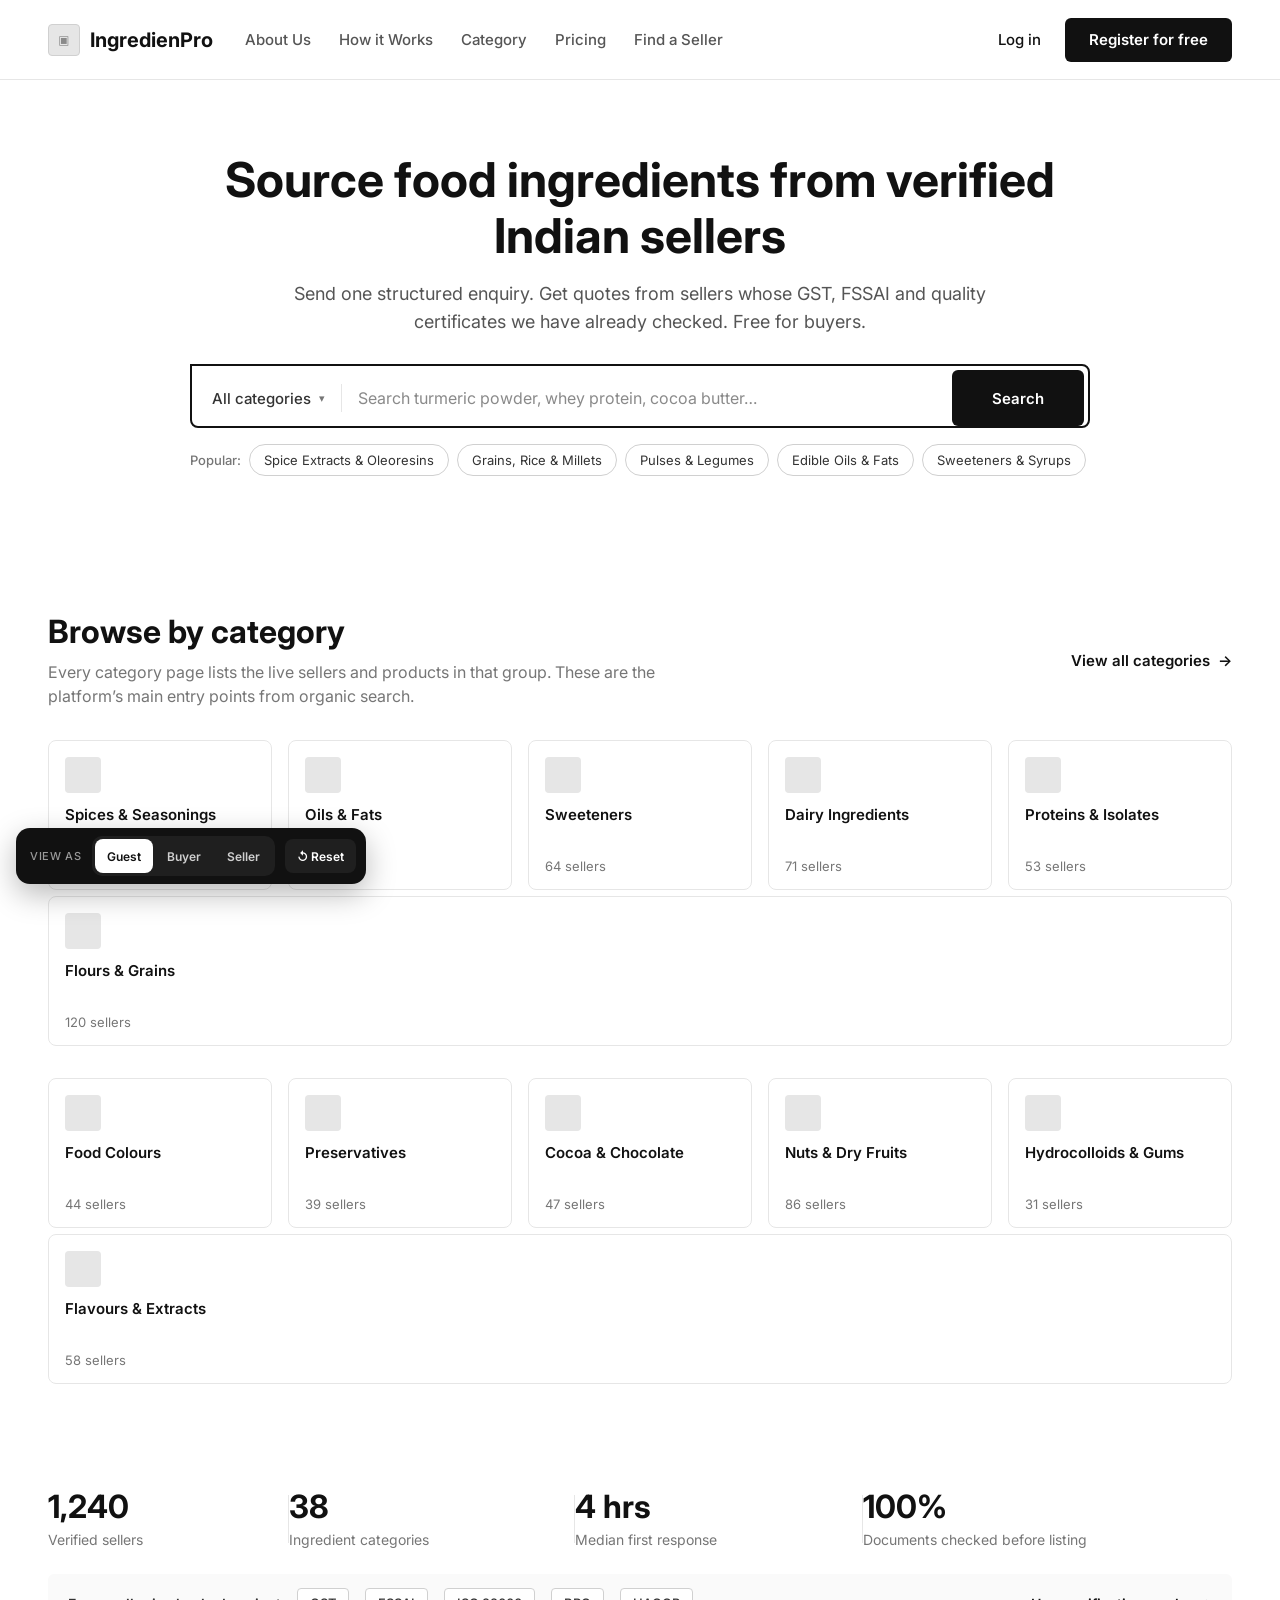
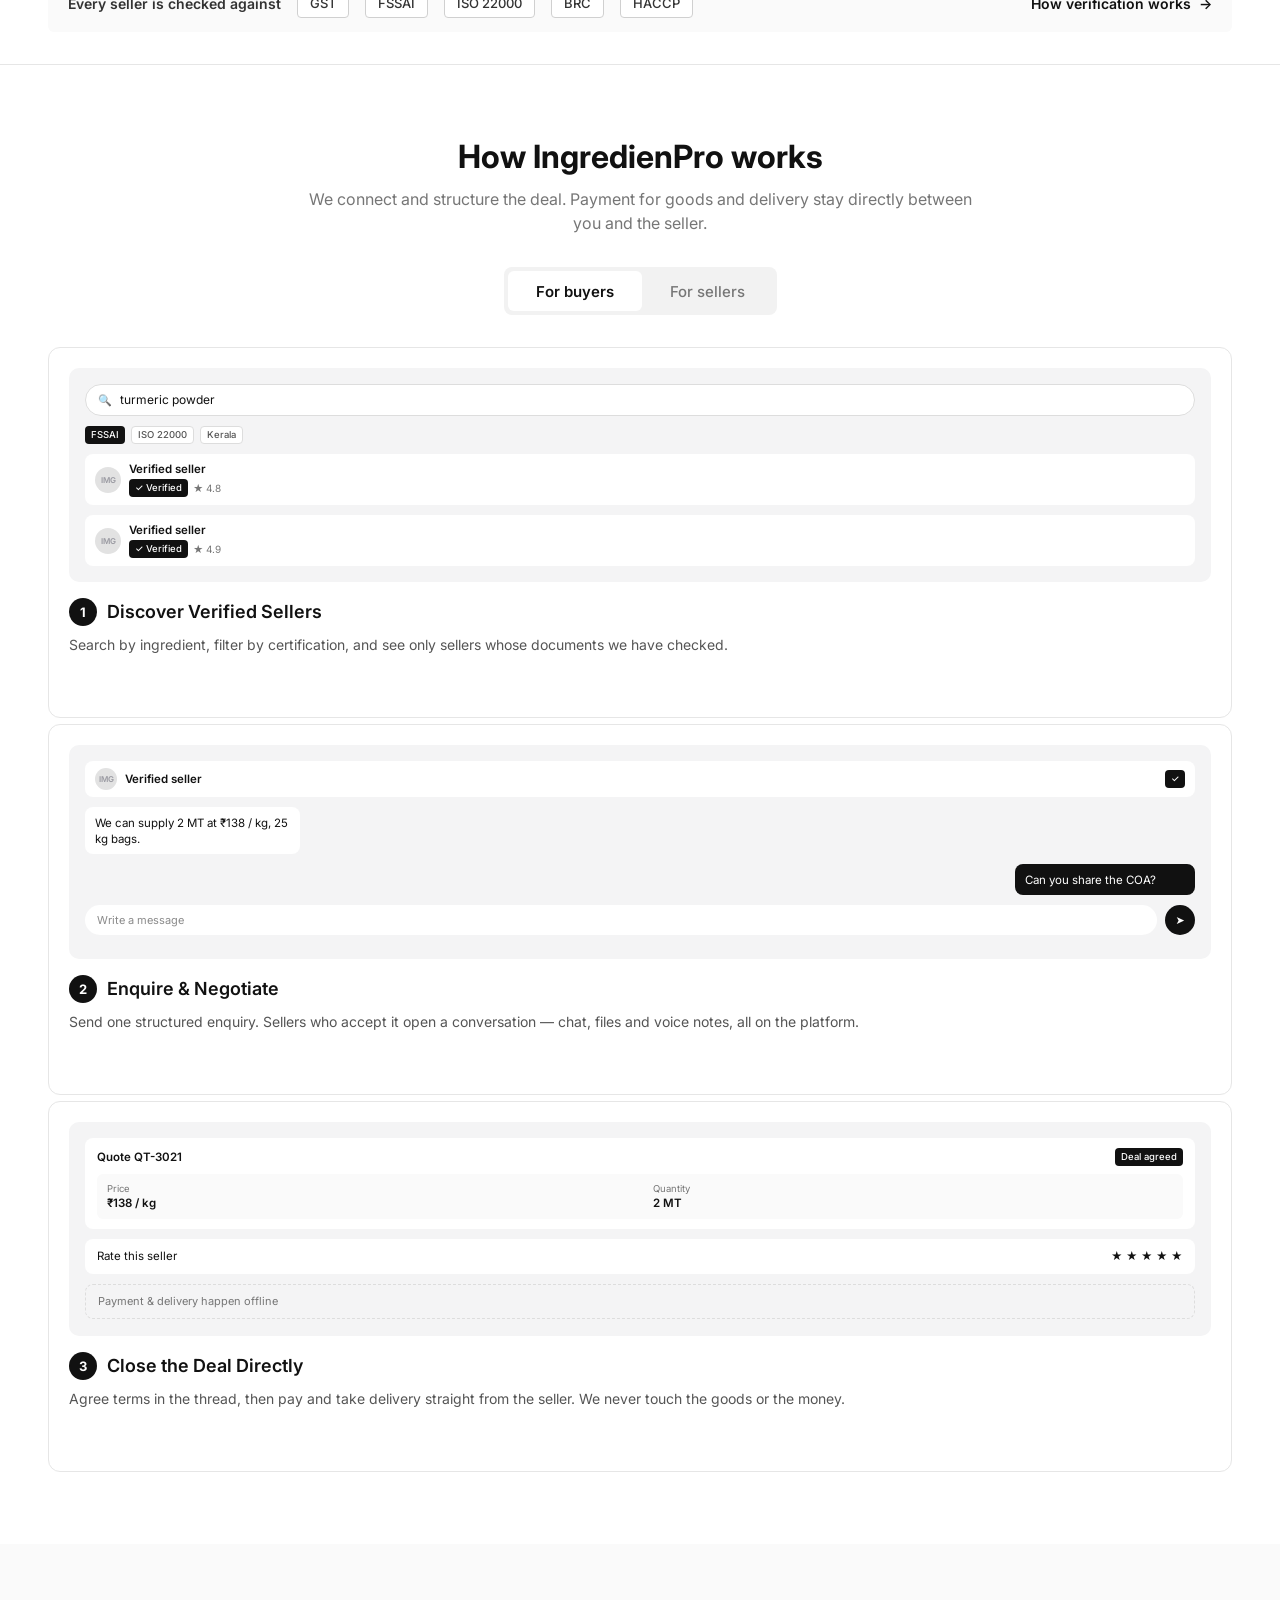
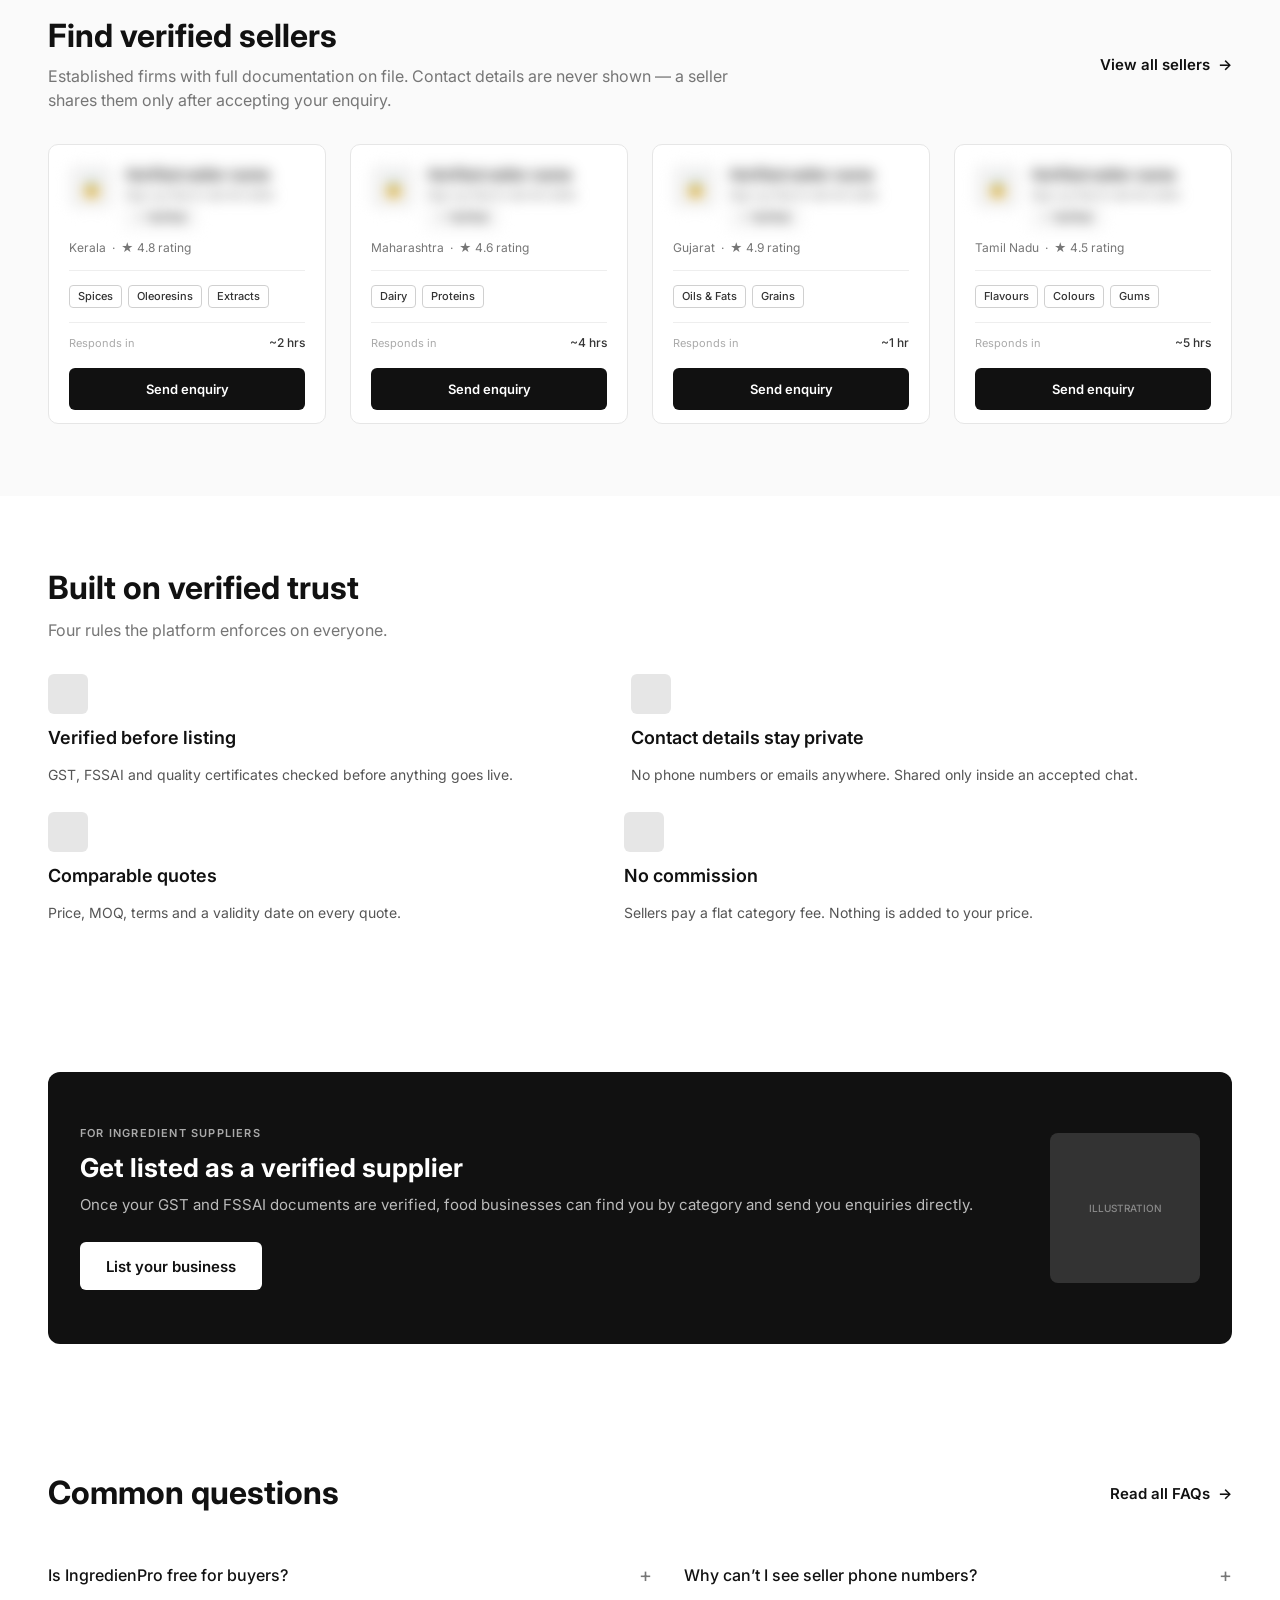
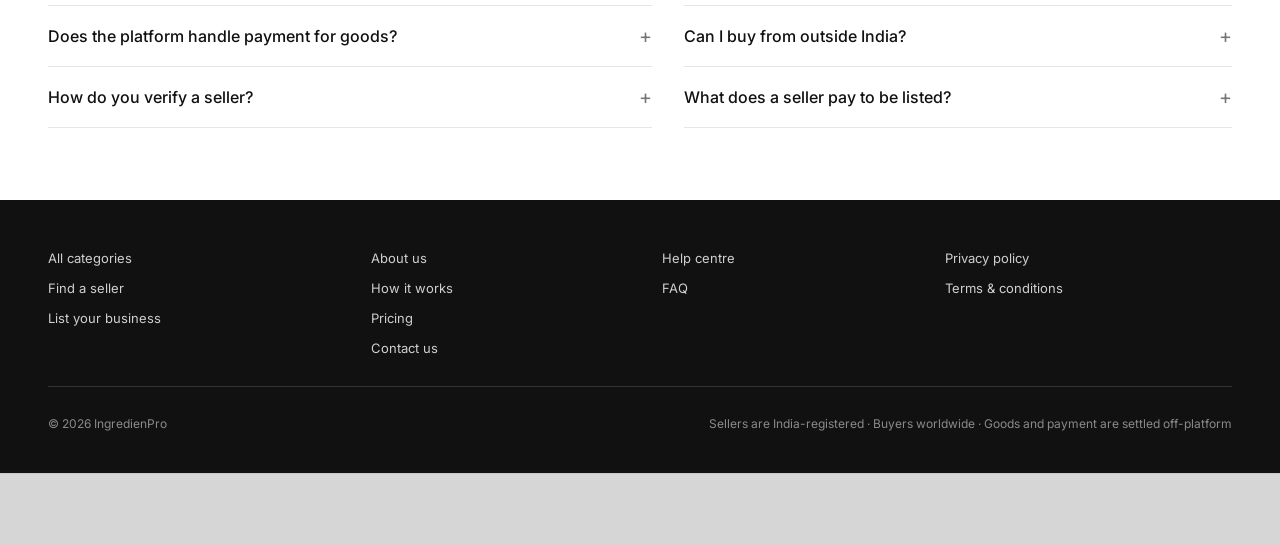
<file: index.html>
<!doctype html>
<html lang="en">
<head>
  <meta charset="utf-8">
  <meta name="viewport" content="width=device-width, initial-scale=1, viewport-fit=cover">
  <meta name="color-scheme" content="light">
  <title>IngredienPro</title>
  <link rel="preconnect" href="https://fonts.googleapis.com">
  <link rel="preconnect" href="https://fonts.gstatic.com" crossorigin>
  <link href="https://fonts.googleapis.com/css2?family=Inter:wght@400;500;600;700&display=swap" rel="stylesheet">
  <link rel="stylesheet" href="css/app.css">
  <link rel="stylesheet" href="css/responsive.css">
  <link rel="stylesheet" href="css/motion.css">
  <link rel="stylesheet" href="css/features.css">
  <link rel="stylesheet" href="css/flownav.css">
</head>
<body>
  <main id="stage" aria-live="polite"></main>
  <script src="js/manifest.js"></script>
  <script src="js/render.js"></script>
  <script src="js/data.js"></script>
  <script src="js/store.js"></script>
  <script src="js/routes.js"></script>
  <script src="js/app.js"></script>
  <script src="js/chrome.js"></script>
  <script src="js/pages.js"></script>
  <script src="js/pages-enq.js"></script>
  <script src="js/pages-account.js"></script>
  <script src="js/sync.js"></script>
  <script src="js/modals.js"></script>
  <script src="js/auth.js"></script>
  <script src="js/behaviour.js"></script>
  <script src="js/responsive.js"></script>
  <script src="js/flownav.js"></script>
</body>
</html>
</file>
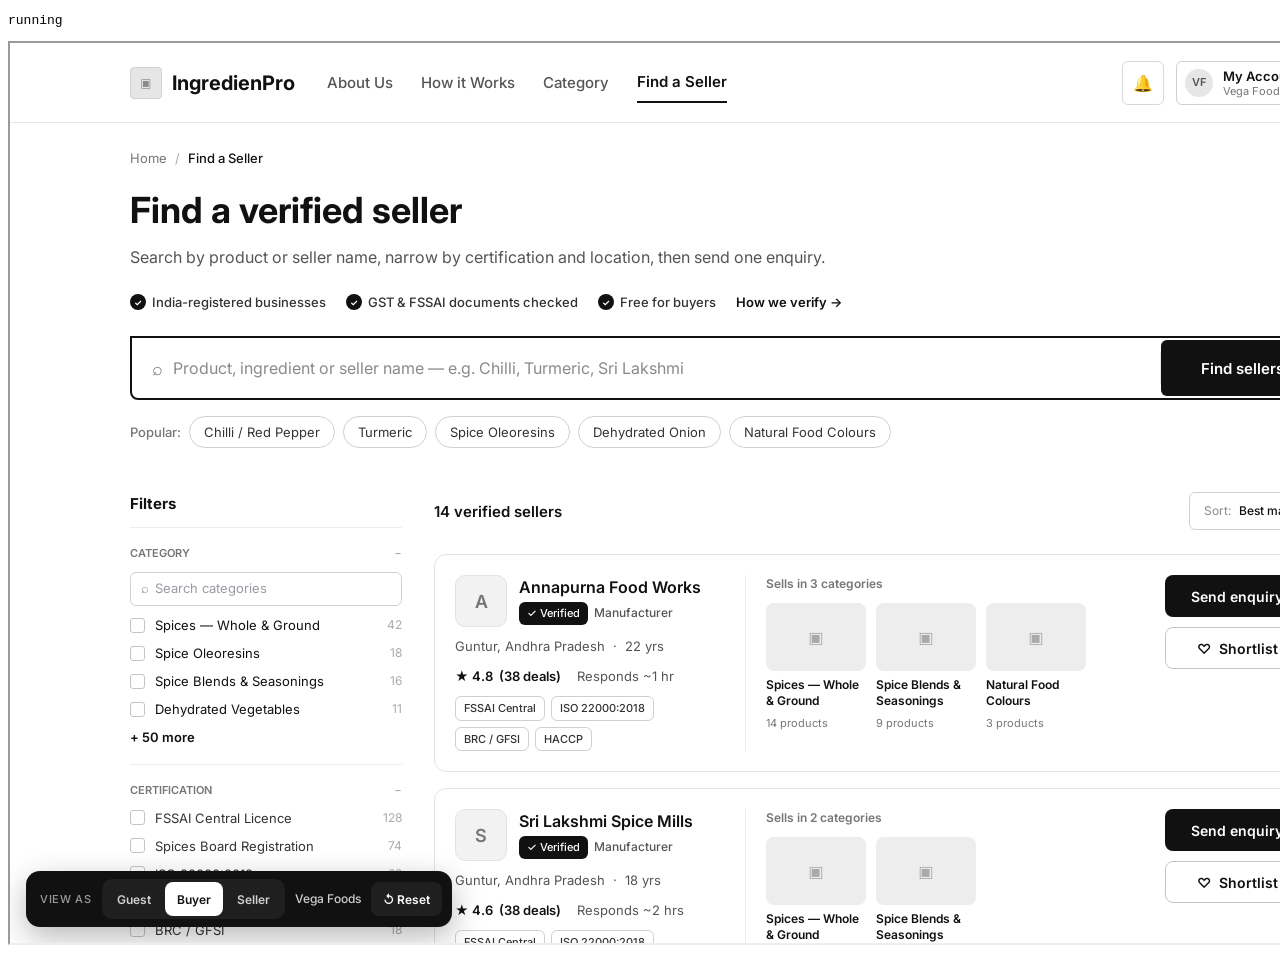
<file: tools/apptest.html>
<!doctype html><meta charset="utf-8"><title>apptest</title><pre id="out">running</pre>
<iframe id="f" style="width:1440px;height:900px"></iframe>
<script>
const sleep=ms=>new Promise(r=>setTimeout(r,ms)); const res={}; const log=[];
const F=document.getElementById('f'); const W=()=>F.contentWindow, D=()=>F.contentDocument;
const q=(sel)=>D().querySelector(sel); const qa=sel=>[...D().querySelectorAll(sel)];
const byName=n=>D().querySelector('[data-name="'+n+'"]');
async function until(fn,t=6000){const s=Date.now();while(Date.now()-s<t){try{const v=fn();if(v)return v;}catch(e){}await sleep(80);}return null;}
function click(el){ el.dispatchEvent(new (W().MouseEvent)('click',{bubbles:true,cancelable:true})); }
function type(el,v){ el.textContent=v; el.dispatchEvent(new (W().Event)('input',{bubbles:true})); }
async function go(h){ W().location.hash=h; await sleep(900); }
(async()=>{
  localStorage.clear(); sessionStorage.clear();
  F.src='../index.html#/'; await until(()=>D() && D().querySelector('.screen'));
  res.guestHome=D().title;
  // switch to buyer
  click(await until(()=>D().querySelector('.rolebar [data-role="buyer"]'))); await sleep(900);
  res.buyerHome=D().title;
  await go('#/find'); await until(()=>qa('[data-seller-id]').length);
  res.findRows=qa('[data-name="Seller list"] > [data-seller-id]').length;
  // search
  const s=q('[data-name="Search bar"] .editable'); type(s,'cardamom'); click(byName('Btn / Search')); await sleep(400);
  res.cardamomRows=qa('[data-name="Seller list"] > [data-seller-id]').map(r=>r.dataset.sellerId);
  type(s,''); click(byName('Btn / Search')); await sleep(400);
  // send enquiry to Annapurna
  const row=qa('[data-name="Seller list"] > [data-seller-id]').find(r=>r.dataset.sellerId==='annapurna');
  click(row.querySelector('[data-name="Btn / Send enquiry"]'));
  const modal=await until(()=>D().querySelector('.overlay [data-name="Modal / Send enquiry"]'));
  res.modal=!!modal;
  const eds=[...modal.querySelectorAll('.editable')];
  type(eds[0],'Turmeric Powder, Curcumin ≥5%'); await sleep(500);
  const sug=D().querySelector('.suggest-pop'); res.suggestions=sug?sug.querySelectorAll('[data-name^="Suggestion /"]').length:0;
  if(sug) click(sug.querySelector('[data-name^="Suggestion /"]'));
  await sleep(700);
  const m2=D().querySelector('.overlay [data-name="Modal / Send enquiry"]'); const e2=[...m2.querySelectorAll('.editable')];
  type(e2[1],'3'); type(e2[2],'Need COA');
  res.similarRows=m2.querySelectorAll('[data-name="Seller rows"] > *').length;
  click(m2.querySelector('[data-name="Button / Send enquiry"]')); await sleep(1300);
  res.afterSend=W().location.hash+' | '+D().title;
  const convId=W().location.hash.split('/').pop();
  res.buyerCard=(q('[data-name="Messages"]')||{}).innerText?.replace(/\s+/g,' ').slice(0,160);
  // switch to seller
  click(q('.rolebar [data-role="seller"]')); await sleep(1100);
  await go('#/myenq'); await sleep(400);
  res.sellerRows=qa('[data-conv]').slice(0,3).map(r=>r.innerText.replace(/\s+/g,' ').slice(0,70));
  // Annapurna isn't the seller demo account (Ashwin) — so send one to Ashwin as buyer next
  click(q('.rolebar [data-role="buyer"]')); await sleep(900);
  await go('#/seller/ashwin'); await sleep(300);
  click(q('[data-name="Profile card"] [data-name="Btn / Send enquiry"]'));
  const m3=await until(()=>D().querySelector('.overlay [data-name="Modal / Send enquiry"]'));
  const e3=[...m3.querySelectorAll('.editable')]; type(e3[0],'Cardamom 8mm — Green, bold'); e3[0].dispatchEvent(new (W().KeyboardEvent)('keydown',{key:'Enter',bubbles:true})); await sleep(700);
  const m4=D().querySelector('.overlay [data-name="Modal / Send enquiry"]'); const e4=[...m4.querySelectorAll('.editable')]; type(e4[1],'200'); 
  click(m4.querySelector('[data-name="Button / Send enquiry"]')); await sleep(1200);
  const cid=W().location.hash.split('/').pop(); res.ashwinConv=cid;
  click(q('.rolebar [data-role="seller"]')); await sleep(900);
  await go('#/myenq/'+cid); await sleep(500);
  res.sellerRequestScreen=D().title+' | bar:'+!!byName('Chat request bar');
  click(byName('Chat request bar').querySelector('[data-name="Button / Accept"]')); await sleep(1300);
  res.afterAccept=!!byName('Composer')+' | meta:'+(q('.enq-meta')||{}).innerText?.replace(/\s+/g,' ').slice(0,90)+' | cols:'+qa('[data-name="Panes"] > *').length;
  const inp=q('[data-name="Composer"] .composer-input'); type(inp,'Yes — 200 kg available, ₹2,900/kg.');
  inp.dispatchEvent(new (W().KeyboardEvent)('keydown',{key:'Enter',bubbles:true})); await sleep(1200);
  res.sellerMsgs=qa('[data-name="Messages"] > *').length;
  click(q('.rolebar [data-role="buyer"]')); await sleep(900);
  await go('#/myenq/'+cid); await sleep(700);
  res.buyerSeesReply=(q('[data-name="Messages"]')||{}).innerText?.includes('200 kg available');
  // close with reason
  click(q('.more-btn')); await sleep(300); click([...qa('.more-menu button')].find(b=>/Close enquiry/.test(b.textContent)));
  const rm=await until(()=>D().querySelector('.overlay [data-name="Modal / Close this enquiry?"]'));
  click(rm.querySelector('[data-name^="Reason / Found another seller"] [data-name="line"]')); await sleep(200);
  click(rm.querySelector('[data-name="Button / Close enquiry"]')); await sleep(1300);
  res.closed=!!byName('Closed bar (read-only)')+' | '+(byName('Closed bar (read-only)')||{}).innerText?.replace(/\s+/g,' ').slice(0,100);
  // post a requirement
  await go('#/find'); click(byName('Button / Post a requirement')); const pm=await until(()=>D().querySelector('.overlay [data-name="Modal / Post a requirement"]'));
  type(pm.querySelector('.editable'),'turmeric'); await sleep(600); const sp=D().querySelector('.suggest-pop'); click(sp.querySelector('[data-name^="Suggestion /"]')); await sleep(800);
  const pm2=D().querySelector('.overlay [data-name="Modal / Post a requirement"]'); type([...pm2.querySelectorAll('.editable')][1],'2');
  click(pm2.querySelector('[data-name="Button / Post requirement"]')); await sleep(900);
  res.posted=(D().querySelector('.overlay [data-name="Modal / Requirement posted"]')||{}).innerText?.replace(/\s+/g,' ').slice(0,120);
  // seller sees requirement
  click(q('.rolebar [data-role="seller"]')); await sleep(900); await go('#/myenq'); await sleep(400);
  res.sellerHasRequirement=qa('[data-conv]').some(r=>/Requirement/.test(r.innerText));
  // login flow
  click(q('.rolebar [data-role="guest"]')); await sleep(800); await go('#/login'); await sleep(300);
  res.loginScreen=D().title;
  document.getElementById('out').textContent='RESULT '+JSON.stringify(res);
})().catch(e=>document.getElementById('out').textContent='ERROR '+e.message+' @ '+(e.stack||'').split('\n')[1]+' PARTIAL '+JSON.stringify(res));
</script>
</file>
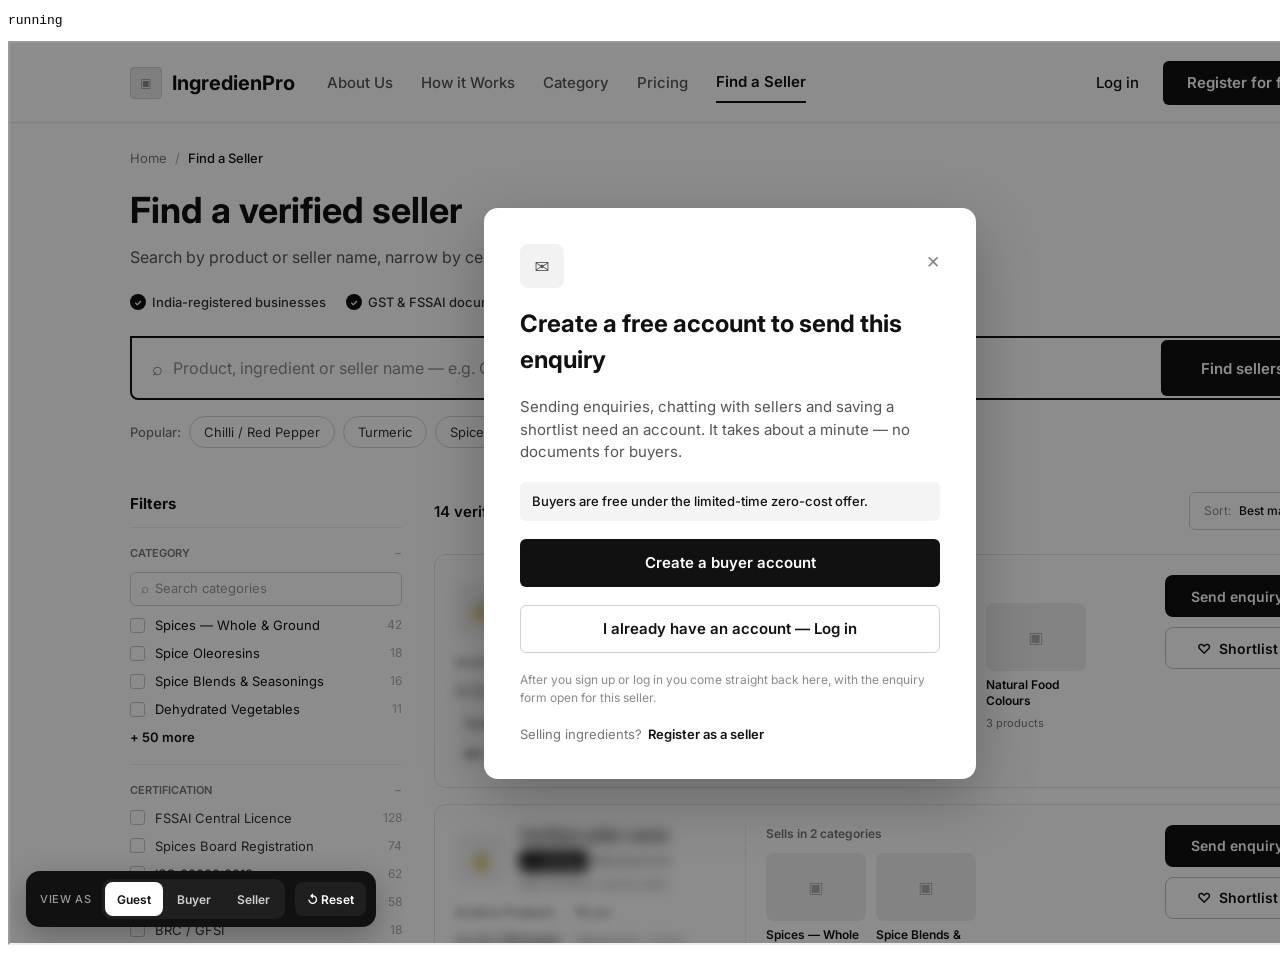
<file: tools/apptest2.html>
<!doctype html><meta charset="utf-8"><title>apptest2</title><pre id="out">running</pre>
<iframe id="f" style="width:1440px;height:900px"></iframe>
<script>
const sleep=ms=>new Promise(r=>setTimeout(r,ms)); const res={}; const errs=[];
const F=document.getElementById('f'); const W=()=>F.contentWindow, D=()=>F.contentDocument;
const q=s=>D().querySelector(s), qa=s=>[...D().querySelectorAll(s)], byName=n=>D().querySelector('[data-name="'+n+'"]');
async function until(fn,t=6000){const s=Date.now();while(Date.now()-s<t){try{const v=fn();if(v)return v;}catch(e){}await sleep(80);}return null;}
function click(el){ if(!el) throw new Error('missing element'); el.dispatchEvent(new (W().MouseEvent)('click',{bubbles:true,cancelable:true})); }
function type(el,v){ el.textContent=v; el.dispatchEvent(new (W().Event)('input',{bubbles:true})); }
async function dismiss(){ const sc=q('.overlay-scrim'); if(sc) click(sc); await sleep(320); }
async function go(h){ W().location.hash=h; await sleep(900); }
async function role(r){ click(q('.rolebar [data-role="'+r+'"]')); await sleep(900); }
function step(name, fn){ return fn().then(v=>{res[name]=v;}).catch(e=>{res[name]='ERR '+e.message;}); }
(async()=>{
  localStorage.clear(); sessionStorage.clear();
  F.src='../index.html#/'; await until(()=>D()&&D().querySelector('.screen'));
  W().addEventListener('error',e=>errs.push(e.message)); W().console.error=(...a)=>errs.push(a.map(String).join(' ').slice(0,160));
  await step('guestGate', async()=>{ await go('#/find'); await until(()=>qa('[data-seller-id]').length); click(q('[data-seller-id] [data-name="Btn / Send enquiry"]')); await sleep(700); return !!q('.overlay [data-name="Gate modal"]'); });
  await step('guestNames', async()=>{ await dismiss(); return q('[data-name="Seller list"] > [data-seller-id]').innerText.slice(0,40).replace(/\s+/g,' '); });
  await step('loginSeller', async()=>{ await go('#/login'); const ed=await until(()=>q('.screen .editable')); type(ed,'98450 11324'); click(q('[data-name^="Btn / Send code"]')); await sleep(900); const inp=await until(()=>q('.otp-input')); inp.value='123456'; inp.dispatchEvent(new (W().Event)('input',{bubbles:true})); click(byName('Btn / Log in')); await sleep(1200); return W().location.hash+' '+D().title; });
  await step('dashboard', async()=>{ const c=byName('Card / Needs attention'); return c.innerText.replace(/\s+/g,' ').slice(0,120); });
  await step('catalogueAdd', async()=>{ await go('#/catalogue'); click(byName('Btn / Add product')); const mi=await until(()=>q('.overlay .mm-input')); type(mi,'paprika'); await sleep(700); click(await until(()=>q('.suggest-pop [data-name^="Suggestion /"]'))); await sleep(1000); return qa('[data-name="Product row"]').length+' rows; first='+qa('[data-name="Product row"]')[0].innerText.split('\n')[0]; });
  await step('sellerNotif', async()=>{ await go('#/notifications'); return qa('[data-name="Notification row"]').length; });
  await step('sellerHelp', async()=>{ await go('#/help/billing'); return D().title+' | '+(q('[data-name="Article"]')||{innerText:''}).innerText.slice(0,40); });
  await step('registerBuyer', async()=>{ await role('guest'); await go('#/register/buyer'); await sleep(300); const eds=qa('.screen .editable'); eds.forEach((e,i)=>type(e,['Asha Rao','Kaveri Foods Pvt Ltd','98470 55555','asha@kaveri.in'][i]||e.textContent)); click(byName('Button / Continue')); await sleep(900); const h1=W().location.hash; click(byName('Button / Continue')); await sleep(900); const h2=W().location.hash; click(byName('Button / Start sourcing')); await sleep(1200); return [h1,h2,W().location.hash, q('.rolebar [data-role="buyer"] small').textContent].join(' → '); });
  await step('buyerMulti', async()=>{ await go('#/seller/annapurna'); click(q('[data-name="Profile card"] [data-name="Btn / Send enquiry"]')); let m=await until(()=>q('.overlay [data-name="Modal / Send enquiry"]')); let e=[...m.querySelectorAll('.editable')]; type(e[0],'Turmeric Powder'); e[0].dispatchEvent(new (W().KeyboardEvent)('keydown',{key:'Enter',bubbles:true})); await sleep(800); m=q('.overlay [data-name="Modal / Send enquiry"]'); e=[...m.querySelectorAll('.editable')]; type(e[1],'2'); click(m.querySelector('[data-name="Button / + Add another product"]')); await sleep(900); m=q('.overlay [data-name="Modal / Send enquiry"]'); const collapsed=!!m.querySelector('[data-name="Product 1 (collapsed)"]'); e=[...m.querySelectorAll('.editable')]; type(e[0],'Cardamom 8mm — Green, bold'); e[0].dispatchEvent(new (W().KeyboardEvent)('keydown',{key:'Enter',bubbles:true})); await sleep(1100); m=q('.overlay [data-name="Modal / Send enquiry"]'); const prompt=!!m.querySelector('[data-name="Prompt / Not sold by this seller"]'); return 'collapsed:'+collapsed+' notSoldPrompt:'+prompt+' footer:'+m.querySelector('[data-name="Footer"]').innerText.split('\n')[0]; });
  await step('splitConfirm', async()=>{ const m=q('.overlay [data-name="Modal / Send enquiry"]'); const e=[...m.querySelectorAll('.editable')]; type(e[1],'100'); click(m.querySelector('[data-name="Button / Start a new enquiry"]')); const d=await until(()=>q('.overlay [data-name="Dialog / Send and start new"]')); click(d.querySelector('[data-name="Button / Send & start new enquiry"]')); await sleep(1300); return W().location.hash+' rows:'+qa('[data-name="Seller list"] > [data-seller-id]').map(r=>r.dataset.sellerId).join(','); });
  await step('buyerMyEnq', async()=>{ await go('#/myenq'); return qa('[data-conv]').length+' chats; first='+qa('[data-conv]')[0].innerText.replace(/\s+/g,' ').slice(0,80); });
  await step('dropdown', async()=>{ click(q('[data-name="Notifications bell"]')); await sleep(900); return qa('.overlay [data-name="Notification item"]').length; });
  await step('shortlists', async()=>{ await dismiss(); await role('buyer'); await go('#/shortlists'); return qa('[data-name^="Shortlisted seller /"], [data-seller-id]').length; });
  await step('registerSeller', async()=>{ await role('guest'); await go('#/register/seller'); click(byName('Button / Continue')); await sleep(900); const bx=qa('.otp-input'); bx.forEach(b=>{b.value='123456'; b.dispatchEvent(new (W().Event)('input',{bubbles:true}));}); click(byName('Button / Verify and continue')); await sleep(900); const a=W().location.hash; click(byName('Button / Continue')); await sleep(900); click(byName('Button / Run verification check')); await sleep(3600); const b=W().location.hash; click(byName('Button / Continue')); await sleep(900); const ed=q('.screen [data-name="Product search"] .editable'); type(ed,'chilli'); await sleep(700); click(await until(()=>q('.suggest-pop [data-name^="Suggestion /"]'))); await sleep(900); click(q('[data-name="Button / Continue to plan"]')); await sleep(900); click(byName('Button / Submit for review')); await sleep(3800); const c=W().location.hash; click(q('[data-name^="Button / Pay"]')); await sleep(900); click(byName('Button / Open Seller Hub')); await sleep(1200); return [a,b,c,W().location.hash, q('.rolebar [data-role="seller"] small').textContent].join(' → '); });
  res.errors=errs.slice(0,8);
  document.getElementById('out').textContent='RESULT '+JSON.stringify(res);
})().catch(e=>document.getElementById('out').textContent='ERROR '+e.message+' PARTIAL '+JSON.stringify(res));
</script>
</file>
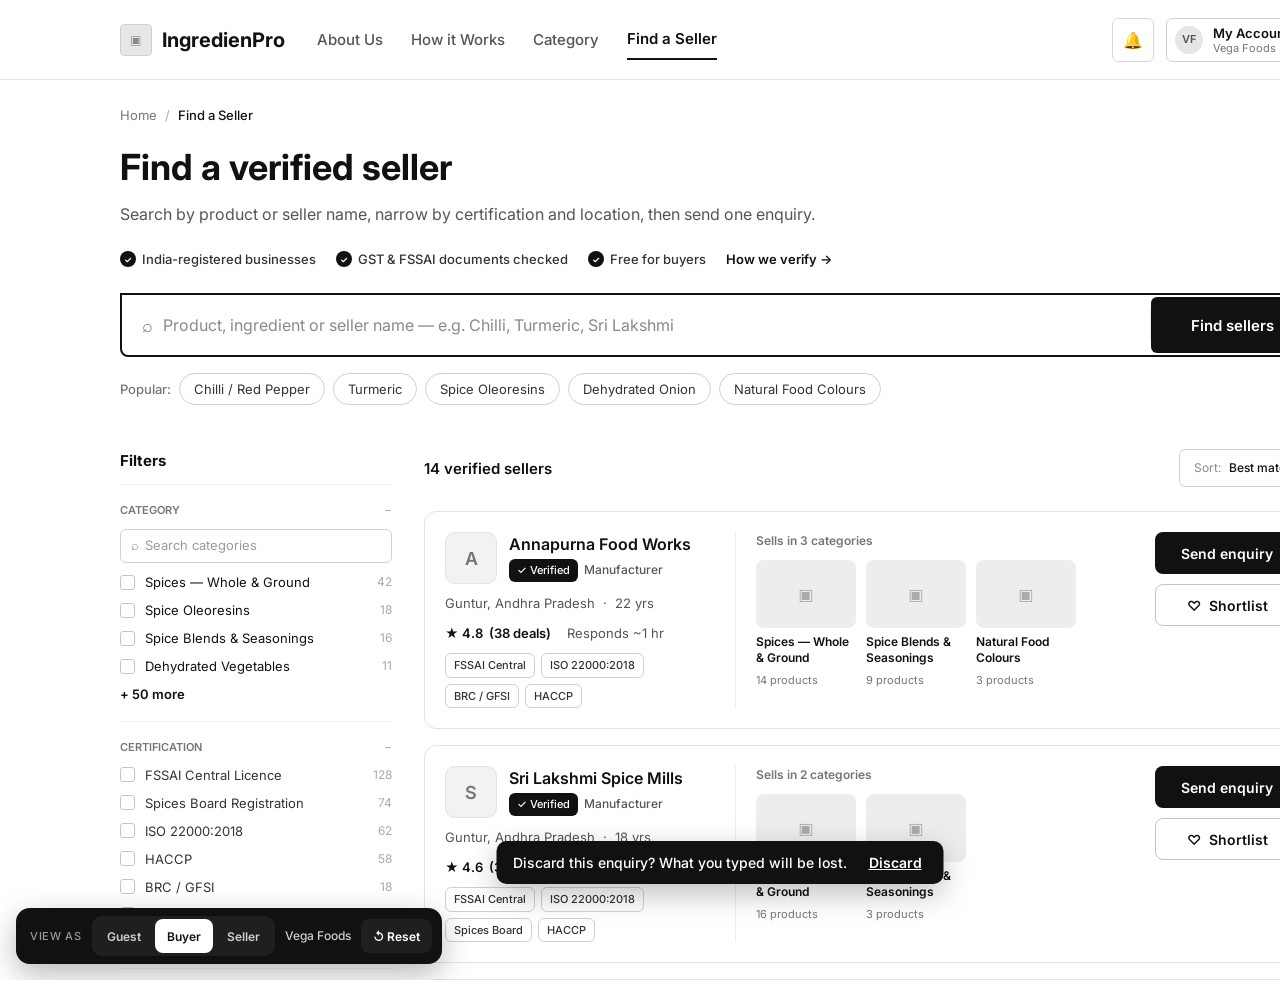
<file: tools/enqflow.html>
<!doctype html><meta charset="utf-8"><title>enqflow</title>
<style>html,body{margin:0;background:#d6d6d6;font:12px/1.5 ui-monospace,monospace}iframe{border:0;display:block}pre{padding:12px;background:#fff;margin:0;white-space:pre-wrap}</style>
<iframe id="f"></iframe><pre id="out"></pre>
<script>
/* Drives the rebuilt Send-enquiry form so each step can be screenshotted and
   asserted. Serve the folder, then:
     tools/enqflow.html?stage=open|unit|notes|two|saved|similar|report
   Stages stop with the modal on screen; `report` prints JSON assertions.      */
const P = new URLSearchParams(location.search);
const STAGE = P.get('stage') || 'report';
const W = +(P.get('w') || 1440), H = +(P.get('h') || 980);
const f = document.getElementById('f'); f.style.width = W + 'px'; f.style.height = H + 'px';
const out = document.getElementById('out');
if (STAGE !== 'report') out.style.display = 'none';
const sleep = ms => new Promise(r => setTimeout(r, ms));
const D = () => f.contentDocument, Wn = () => f.contentWindow;
const q = s => D().querySelector(s), qa = s => [...D().querySelectorAll(s)];
const byName = n => D().querySelector('[data-name="' + n + '"]');
async function until(fn, t = 6000) { const s = Date.now(); while (Date.now() - s < t) { try { const v = fn(); if (v) return v; } catch (e) {} await sleep(70); } return null; }
function click(el) { if (!el) throw new Error('click on nothing'); el.dispatchEvent(new (Wn().MouseEvent)('click', { bubbles: true, cancelable: true })); }
function down(el) { el.dispatchEvent(new (Wn().MouseEvent)('mousedown', { bubbles: true, cancelable: true })); }
function type(el, v) { el.textContent = v; el.dispatchEvent(new (Wn().Event)('input', { bubbles: true })); }
function blur(el) { el.dispatchEvent(new (Wn().FocusEvent)('blur', { bubbles: false })); }
function key(el, k) { el.dispatchEvent(new (Wn().KeyboardEvent)('keydown', { key: k, bubbles: true })); }
const modal = () => q('.overlay [data-name="Modal / Send enquiry"]');
const eds = () => [...modal().querySelectorAll('.editable')];
const W_doc = () => ({ textContent: null });
const vis = el => !!el && !el.classList.contains('is-hidden') && el.getBoundingClientRect().height > 0;
const R = {}; const stop = s => STAGE === s;

(async () => {
  try {
    localStorage.clear(); sessionStorage.clear();
    f.src = '../index.html?as=buyer#/find';
    await until(() => D() && D().querySelector('.screen'));
    await until(() => qa('[data-seller-id]').length);

    /* ---- open the modal from a seller row ---- */
    const row = qa('[data-name="Seller list"] > [data-seller-id]')[0];
    R.seller = row.dataset.sellerId;
    click(row.querySelector('[data-name="Btn / Send enquiry"]'));
    await until(modal);
    await sleep(350);

    const sim = () => byName('Similar sellers');
    const wrap = () => sim().querySelector('.ip-reveal');
    R.similarUnchecked = sim().querySelector('[data-name="Toggle row"]').getAttribute('aria-checked') === 'false';
    R.similarCollapsed = !wrap().classList.contains('open');
    R.notesCollapsed = !!modal().querySelector('.ip-disclose') && !modal().querySelector('.ip-disclose').classList.contains('is-hidden');
    R.unitIsListbox = modal().querySelector('.ip-select').getAttribute('role') === 'combobox';
    { const p1 = eds()[0]; type(p1, 'Turmeric'); await sleep(120);
      D().dispatchEvent(new (Wn().KeyboardEvent)('keydown', { key: 'Escape', bubbles: true })); await sleep(250);
      R.escAsksFirst = !!modal();
      R.escToast = (D().querySelector('.toast') || W_doc()).textContent || null;
      D().dispatchEvent(new (Wn().KeyboardEvent)('keydown', { key: 'Escape', bubbles: true })); await sleep(300);
      R.escClosesSecond = !modal();
      if (!modal()) { click(qa('[data-name="Seller list"] > [data-seller-id]')[0].querySelector('[data-name="Btn / Send enquiry"]')); await until(modal); await sleep(300); } }
    if (stop('open')) return done();

    /* ---- unit dropdown ---- */
    const unit = modal().querySelector('.ip-select');
    click(unit); await sleep(250);
    const pop = q('.ip-select-pop') || document.querySelector('.ip-select-pop') || D().querySelector('.ip-select-pop');
    R.unitPopOpens = !!pop;
    R.unitOptions = pop ? [...pop.children].map(o => o.textContent.replace('✓', '').trim()) : [];
    R.unitExpanded = unit.getAttribute('aria-expanded') === 'true';
    if (stop('unit')) return done();
    down(pop.children[0]); await sleep(200);               // pick kg
    R.unitPicked = unit.textContent.trim().split(/\s+/)[0];

    /* ---- notes disclosure ---- */
    click(modal().querySelector('.ip-disclose')); await sleep(300);
    R.notesOpens = modal().querySelector('.ip-reveal.open') !== null;
    if (stop('notes')) return done();

    /* ---- second product ---- */
    const p1 = eds()[0];
    R.prefilled = p1.textContent.trim().slice(0, 30);
    if (!p1.textContent.trim()) { type(p1, 'Turmeric Powder'); key(p1, 'Enter'); await sleep(500); }
    const qty = () => modal().querySelector('[data-name="Field / Quantity *"] .editable');
    type(qty(), '5'); blur(qty()); await sleep(120);
    click(byName('Button / + Add another product')); await sleep(500);
    R.nowMulti = !!byName('Products');
    R.openCards = modal().querySelectorAll('.is-open-product').length;
    R.saveBtn = !!modal().querySelector('[data-name="Button / Save product"]');
    R.saveLabel = R.saveBtn ? modal().querySelector('[data-name="Button / Save product"]').textContent.trim() : null;
    if (stop('two')) return done();

    /* ---- fill it and save ---- */
    const card = modal().querySelector('.is-open-product');
    const n2 = card.querySelector('[data-name="Field / Product or commodity *"] .editable');
    type(n2, 'Paprika Oleoresin'); key(n2, 'Enter'); await sleep(600);
    const card2 = modal().querySelector('.is-open-product');
    const q2 = card2.querySelector('[data-name="Field / Quantity *"] .editable');
    type(q2, '1,200'); blur(q2); await sleep(150);
    click(modal().querySelector('[data-name="Button / Save product"]')); await sleep(500);
    R.collapsedCards = modal().querySelectorAll('.product-summary').length;
    R.stillOpen = modal().querySelectorAll('.is-open-product').length;
    R.qtyNormalised = [...modal().querySelectorAll('.product-summary')].map(c => c.textContent).join(' | ').includes('1200');
    if (stop('saved')) return done();

    /* ---- similar sellers ---- */
    click(byName('Similar sellers').querySelector('[data-name="Toggle row"]')); await sleep(450);
    R.similarOpens = byName('Similar sellers').querySelector('.ip-reveal').classList.contains('open');
    R.similarChecked = byName('Similar sellers').querySelector('[data-name="Toggle row"]').getAttribute('aria-checked') === 'true';
    const lh = byName('List head');
    R.listHead = lh ? lh.textContent.trim() : null;
    R.searchHiddenWhenFew = !vis(byName('Search wrap'));
    R.footer = byName('Footer').textContent.trim().slice(0, 110);
    if (stop('similar')) return done();

    /* ---- similar sellers on a one-product enquiry (more candidates) ---- */
    click(modal().querySelector('[data-name="Products"] [data-name="Link / Remove"]')); await sleep(600);
    R.backToSingle = !byName('Products');
    click(byName('Similar sellers').querySelector('[data-name="Toggle row"]')); await sleep(450);
    const reveal = () => byName('Similar sellers').querySelector('.ip-reveal');
    R.one_similarOpens = reveal().classList.contains('open');
    R.one_revealHeight = Math.round(reveal().getBoundingClientRect().height);
    R.one_listHead = (byName('List head') || {}).textContent;
    R.one_rows = byName('Seller rows').children.length;
    R.one_footer = byName('Footer').textContent.trim().slice(0, 60);
    /* the row checkbox must agree with the count above it */
    const cbState = () => { const r = byName('Seller rows').children[0]; const b = r.querySelector('[data-name="Checkbox"]') || r.children[0];
      return { bg: b.style.background, aria: r.getAttribute('aria-checked') }; };
    R.cb_afterFlip = cbState();
    const sa = [...byName('List head').querySelectorAll('div')].find(d => /Clear all|Select all/.test(d.textContent));
    click(sa); await sleep(250); R.one_afterClear = byName('List head').textContent; R.cb_afterClear = cbState();
    click(sa); await sleep(250); R.one_afterSelectAll = byName('List head').textContent; R.cb_afterSelectAll = cbState();
    R.modalHugs = Math.round(modal().getBoundingClientRect().height);
    R.slotScrollable = (() => { const sl = modal().querySelector('.enq-slot'); return Wn().getComputedStyle(sl).overflowY; })();
    if (stop('simone')) return done();

    /* ---- duplicate + cap edge cases ---- */
    click(byName('Button / + Add another product')); await sleep(600);
    const c3 = await until(() => { const c = modal().querySelector('.is-open-product'); const e = c && c.querySelector('[data-name="Field / Product or commodity *"] .editable'); return e && !e.textContent.trim() ? c : null; });
    if (!c3) throw new Error('no empty open card after add');
    const n3 = c3.querySelector('[data-name="Field / Product or commodity *"] .editable');
    type(n3, 'Paprika Oleoresin'); key(n3, 'Enter'); await sleep(600);
    const c3b = modal().querySelector('.is-open-product');
    const q3 = c3b.querySelector('[data-name="Field / Quantity *"] .editable');
    type(q3, '3'); blur(q3); await sleep(150);
    click(modal().querySelector('[data-name="Button / Save product"]')); await sleep(400);
    R.dupBlocked = !!modal().querySelector('.field-err');
    R.dupMsg = (modal().querySelector('.field-err') || {}).textContent || null;

    /* bad quantity */
    const q4 = modal().querySelector('.is-open-product [data-name="Field / Quantity *"] .editable');
    type(q4, 'abc'); blur(q4); await sleep(200);
    R.badQty = !!modal().querySelector('[data-name="Field / Quantity *"] .field-err');
    done();
  } catch (e) { R._ERROR = String(e && e.stack || e); done(); }
})();
function done() { out.textContent = JSON.stringify(R, null, 2); document.title = 'enqflow done'; }
</script>
</file>
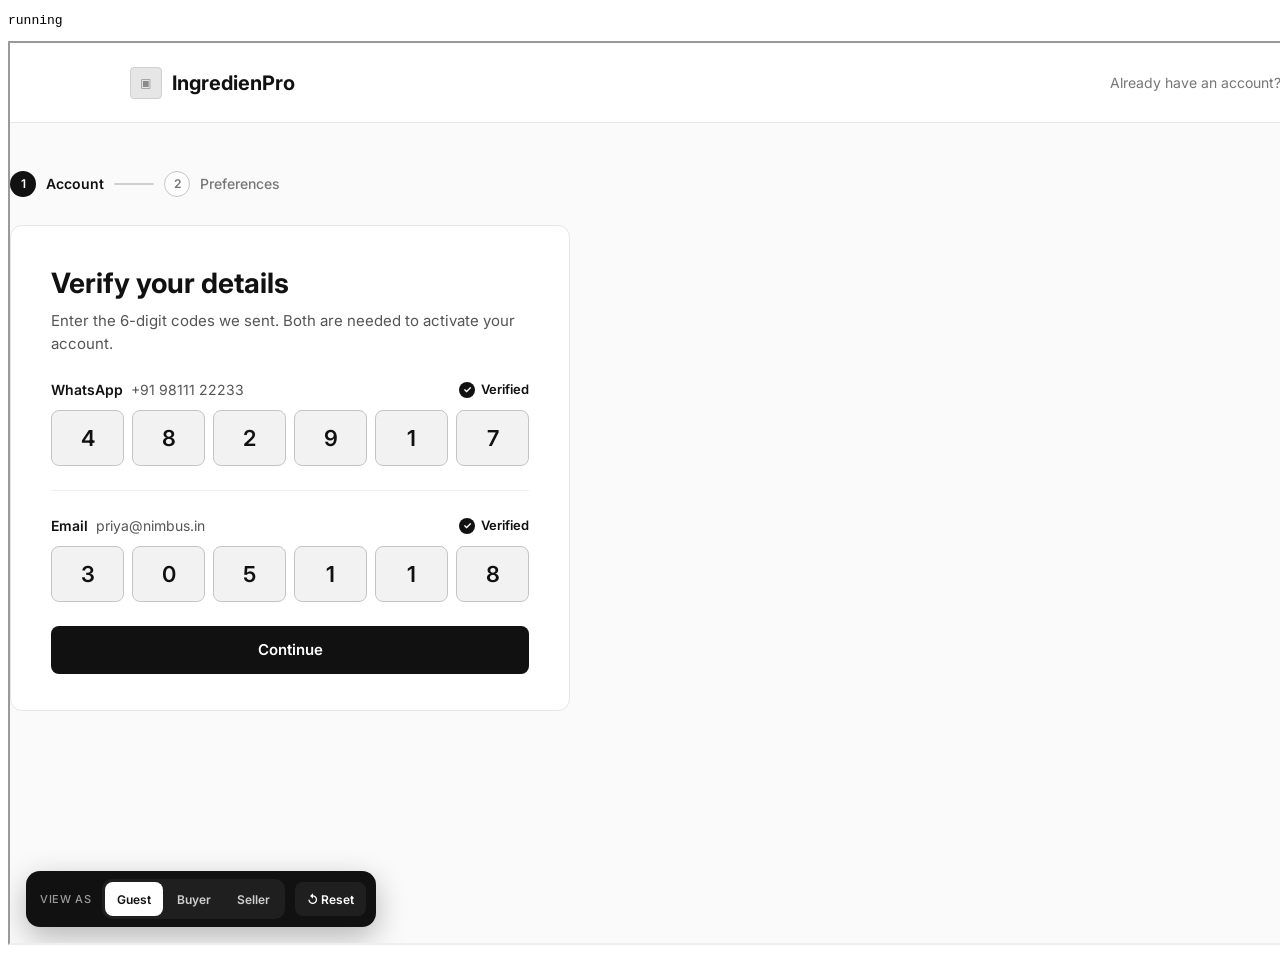
<file: tools/enqtest.html>
<!doctype html><meta charset="utf-8"><title>enqtest</title><pre id="out">running</pre>
<iframe id="f" style="width:1440px;height:900px"></iframe>
<script>
/* End-to-end check of: registration → accurate account data, empty My enQ until
   you send, one chat per seller with several enquiries, the enquiry panel and
   jump-to-enquiry, seller accept, dashboards, profile pictures, role switch.
   Serve the folder and open tools/enqtest.html; results print as JSON. */
const sleep=ms=>new Promise(r=>setTimeout(r,ms)); const res={}; const errs=[];
const F=document.getElementById('f'); const W=()=>F.contentWindow, D=()=>F.contentDocument;
const q=s=>D().querySelector(s), qa=s=>[...D().querySelectorAll(s)], byName=n=>D().querySelector('[data-name="'+n+'"]');
async function until(fn,t=6000){const s=Date.now();while(Date.now()-s<t){try{const v=fn();if(v)return v;}catch(e){}await sleep(80);}return null;}
function click(el){ if(!el) throw new Error('click on nothing'); el.dispatchEvent(new (W().MouseEvent)('click',{bubbles:true,cancelable:true})); }
function type(el,v){ el.textContent=v; el.dispatchEvent(new (W().Event)('input',{bubbles:true})); }
function key(el,k){ el.dispatchEvent(new (W().KeyboardEvent)('keydown',{key:k,bubbles:true})); }
async function go(h){ W().location.hash=h; await sleep(1000); }
const S=()=>W().eval('Store');
async function step(name,fn){ try{ await fn(); }catch(e){ res[name+'_ERROR']=String(e&&e.message||e); } }
(async()=>{
  localStorage.clear(); sessionStorage.clear();
  F.src='../index.html#/'; await until(()=>D() && D().querySelector('.screen'));
  W().addEventListener('error',e=>errs.push(e.message)); const ce=W().console.error; W().console.error=(...a)=>{errs.push(a.map(String).join(' ').slice(0,200)); ce.apply(W().console,a);};
  res.rolebar=!!q('.rolebar [data-role="seller"]'); res.flowSidebarGone=!q('.flownav');

  await step('register',async()=>{
    await go('#/register/buyer');
    await until(()=>[...D().querySelectorAll('div')].some(d=>!d.children.length&&d.textContent.trim()==='Your name'));
    const card=D();
    const setField=(label,val)=>{ const lab=[...card.querySelectorAll('div')].find(d=>!d.children.length&&d.textContent.trim()===label); const f=lab.closest('[data-name^="Field"]')||lab.parentElement; const e=f.querySelector('.editable'); type(e,val); };
    setField('Your name','Priya Menon'); setField('Company name','Nimbus Foods Pvt Ltd'); setField('WhatsApp number','98111 22233'); setField('Work email','priya@nimbus.in');
    click(byName('Button / Continue')); await sleep(1000);
    res.afterForm=W().location.hash;
    const cont=await until(()=>byName('Button / Continue')); click(cont); await sleep(1000);
    res.afterVerify=W().location.hash;
    click(await until(()=>byName('Button / Start sourcing'))); await sleep(1000);
    res.afterPrefs=W().location.hash;
    const acc=S().db.accounts.buyer; res.account={name:acc.name,company:acc.company,phone:acc.phone,email:acc.email,interests:acc.interests,locations:acc.locations};
  });

  await step('emptyMyEnq',async()=>{
    await go('#/myenq');
    res.myenqEmpty=!!q('.empty-note') && qa('[data-conv]').length===0; res.myenqEmptyText=(q('.empty-note')||{}).textContent;
    res.navShowsCompany=(byName('Navigation bar')||D()).textContent.includes('Nimbus');
  });

  const sendTo=async(sellerId,product,qty,from)=>{
    if(from==='find'){ await go('#/find'); await until(()=>qa('[data-seller-id]').length); const row=qa('[data-name="Seller list"] > [data-seller-id]').find(r=>r.dataset.sellerId===sellerId); click(row.querySelector('[data-name="Btn / Send enquiry"]')); }
    let m=await until(()=>q('.overlay [data-name="Modal / Send enquiry"]'));
    let eds=[...m.querySelectorAll('.editable')]; type(eds[0],product); key(eds[0],'Enter'); await sleep(900);
    m=await until(()=>q('.overlay [data-name="Modal / Send enquiry"]')); eds=[...m.querySelectorAll('.editable')];
    type(eds[1],qty);
    // "Also send to similar sellers" is opt-in and starts unticked, so exactly one seller gets it
    res['similarOptIn_'+qty]=m.querySelector('[data-name="Similar sellers"] [data-name="Toggle row"]').getAttribute('aria-checked')==='false';
    res['footer_'+qty]=(m.querySelector('[data-name="Footer"]')||{}).textContent.slice(0,90);
    click(m.querySelector('[data-name="Button / Send enquiry"]')); await sleep(1300);
  };

  await step('firstEnquiry',async()=>{
    await sendTo('srilakshmi','Turmeric Powder','2','find');
    res.hash1=W().location.hash;
    const convs=S().db.conversations; res.convCount1=convs.length; res.enq1=convs[0]&&convs[0].enquiries.map(e=>e.id+':'+e.status);
    res.chatScreen1=(q('.screen')||{}).dataset && q('.screen').dataset.id;
    res.panel1=qa('.enq-panel .ep-item').length; res.panelStatus1=(q('.enq-panel .ep-pill')||{}).textContent;
    res.composerLocked=!q('.composer-input');
  });

  await step('secondEnquirySameSeller',async()=>{
    const btn=[...qa('.enq-panel .ep-btn')].find(b=>/Send another enquiry/.test(b.textContent)); click(btn);
    await sendTo('srilakshmi','Chilli Powder Teja S17','5');
    const convs=S().db.conversations; res.convCount2=convs.length; res.enq2=convs[0].enquiries.map(e=>e.id+':'+e.status);
    res.panel2=qa('.enq-panel .ep-item').map(i=>i.querySelector('.ep-ref').textContent+' '+i.querySelector('.ep-pill').textContent);
    res.cardsInChat=qa('.enq-card').map(c=>c.dataset.enq);
    res.focusedOnNew=(q('.ep-item.current')||{}).dataset && q('.ep-item.current').dataset.enq;
  });

  await step('sellerSide',async()=>{
    click(q('.rolebar [data-role="seller"]')); await sleep(1000);
    const sel=q('.rolebar select'); sel.value='srilakshmi'; sel.dispatchEvent(new (W().Event)('change',{bubbles:true})); await sleep(1300);
    res.sellerAs=S().db.accounts.seller.company; res.sellerLanding=W().location.hash;
    await go('#/hub');
    const tile=byName('Tile / Enquiries received'); res.hubEnquiries=tile && tile.textContent.replace(/\s+/g,' ').slice(0,60);
    res.hubViews=(byName('Tile / Profile views (30d)')||{}).textContent.replace(/\s+/g,' ').slice(0,50);
    res.hubNeedsAttention=qa('[data-name="Card / Needs attention"] > [data-name="row"]').length;
    const c=S().db.conversations[0]; await go('#/myenq/'+c.id);
    res.sellerCards=qa('.enq-card').length; res.sellerAcceptBtns=qa('.enq-card .ep-btn').filter(b=>b.textContent==='Accept').length;
    const accept=qa('.enq-card[data-enq="ENQ-1001"] .ep-btn').find(b=>b.textContent==='Accept'); click(accept); await sleep(1400);
    res.afterAccept=S().db.conversations[0].enquiries.map(e=>e.id+':'+e.status); res.convStatus=S().db.conversations[0].status;
    res.sellerComposer=!!q('.composer-input'); res.sellerPanel=qa('.enq-panel .ep-item').map(i=>i.querySelector('.ep-ref').textContent+' '+i.querySelector('.ep-pill').textContent);
  });

  await step('buyerChat',async()=>{
    click(q('.rolebar [data-role="buyer"]')); await sleep(900);
    const c=S().db.conversations[0]; await go('#/myenq/'+c.id);
    res.buyerComposer=!!q('.composer-input');
    const inp=q('.composer-input'); type(inp,'Hello, please share COA'); key(inp,'Enter'); await sleep(1000);
    res.msgStored=S().db.conversations[0].messages.filter(m=>m.k==='text').map(m=>m.text);
    const item=q('.enq-panel .ep-item[data-enq="ENQ-1001"]'); click(item); await sleep(700);
    const card=q('.enq-card[data-enq="ENQ-1001"]'); res.flash=!!card.querySelector('.enq-flash'); res.currentAfterClick=q('.ep-item.current').dataset.enq;
    const r=card.getBoundingClientRect(); res.cardInView=r.top>=-10 && r.top< F.clientHeight;
    res.notifToSeller=S().db.notifications.filter(n=>n.to==='seller:srilakshmi').map(n=>n.title);
  });

  await step('overviewAndSettings',async()=>{
    await go('#/overview');
    res.overview=!!q('.ov'); res.ovTiles=qa('.ov-tile strong').map(x=>x.textContent); res.ovRows=qa('.ov-tr:not(.ov-th)').length; res.ovGreeting=(q('.ov-head h1')||{}).textContent;
    res.sidebarOverview=!!q('[data-name^="Item / Overview"]');
    await go('#/settings');
    res.settingsName=[...qa('.editable')].map(e=>e.textContent).filter(Boolean).slice(0,3);
    res.photoCardRows=qa('.photo-card .pc-row').length;
    const png='[data-uri]';
    S().setPhoto('buyer:'+S().db.accounts.buyer.id, png); await go('#/overview');
    res.navAvatarPhoto=!!q('[data-name="Navigation bar"] .has-photo');
  });

  await step('sellerSettings',async()=>{
    click(q('.rolebar [data-role="seller"]')); await sleep(1000);
    await go('#/settings'); res.sellerPhotoRows=qa('.photo-card .pc-row').length;
    await go('#/settings/preview'); res.previewCover=!!q('.pv-cover');
  });

  await step('panelCurrent',async()=>{
    click(q('.rolebar [data-role="buyer"]')); await sleep(900);
    const c=S().db.conversations[0]; await go('#/myenq/'+c.id+'?enq=ENQ-1002'); await sleep(1500);
    res.currentAfterDeepLink=(q('.ep-item.current')||{dataset:{}}).dataset.enq;
    res.noSampleNotes=!qa('.enq-card').some(x=>/Steam sterilised|Monthly repeat order/.test(x.innerText));  // innerText: hidden rows don't count
  });

  await step('sellerRegistration',async()=>{
    click(q('.rolebar [data-role="guest"]')); await sleep(900);
    await go('#/register/seller');
    const card=byName('Body')||D();
    const setField=(label,val)=>{ const lab=[...card.querySelectorAll('div')].find(d=>!d.children.length&&d.textContent.trim()===label); if(!lab) return; const f=lab.closest('[data-name^="Field"]')||lab.parentElement; const e=f.querySelector('.editable'); if(e) type(e,val); };
    setField('Your name','Ravi Kumar'); setField('Company name','Kaveri Spice Co'); setField('WhatsApp number','98450 77788'); setField('Work email','ravi@kaveri.in');
    click(byName('Button / Continue')); await sleep(1000); res.sr1=W().location.hash;
    click(await until(()=>byName('Button / Verify and continue'))); await sleep(1000); res.sr2=W().location.hash;
    click(await until(()=>byName('Button / Continue'))); await sleep(1000); res.sr3=W().location.hash;
    click(await until(()=>byName('Button / Run verification check'))); await sleep(3800); res.sr4=W().location.hash;
    click(await until(()=>byName('Button / Continue'))); await sleep(1000); res.sr5=W().location.hash;
    const ps=await until(()=>q('[data-name="Product search"] .editable')); type(ps,'turmeric'); await sleep(900); const sg=await until(()=>q('.suggest-pop [data-name^="Suggestion /"]')); click(sg); await sleep(1200); res.srAdded=W().location.hash;
    click(await until(()=>byName('Button / Continue to plan'))); await sleep(1000); res.sr6=W().location.hash;
    click(await until(()=>byName('Button / Submit for review'))); await sleep(4200); res.sr7=W().location.hash;
    const pay=await until(()=>q('[data-name^="Button / Pay"]')); click(pay); await sleep(1000);
    click(await until(()=>byName('Button / Open Seller Hub'))); await sleep(1400);
    res.srFinal=W().location.hash; const a=S().db.accounts.seller; res.srAccount={company:a.company,name:a.name,phone:a.phone,type:a.type, registered:S().db.registered.seller===a.id, products:S().seller(a.id).products};
    res.srHeader=(byName('Navigation bar')||D()).innerText.includes('Kaveri');
    res.srSwitcher=[...q('.rolebar select').options].slice(0,1).map(o=>o.textContent);
    await go('#/settings'); res.srSettings=[...qa('.editable')].map(e=>e.textContent).filter(Boolean).slice(0,2);
  });

  res.errors=errs.slice(0,10);
  document.getElementById('out').textContent=JSON.stringify(res,null,1);
  document.title='done';
})();
</script>
</file>
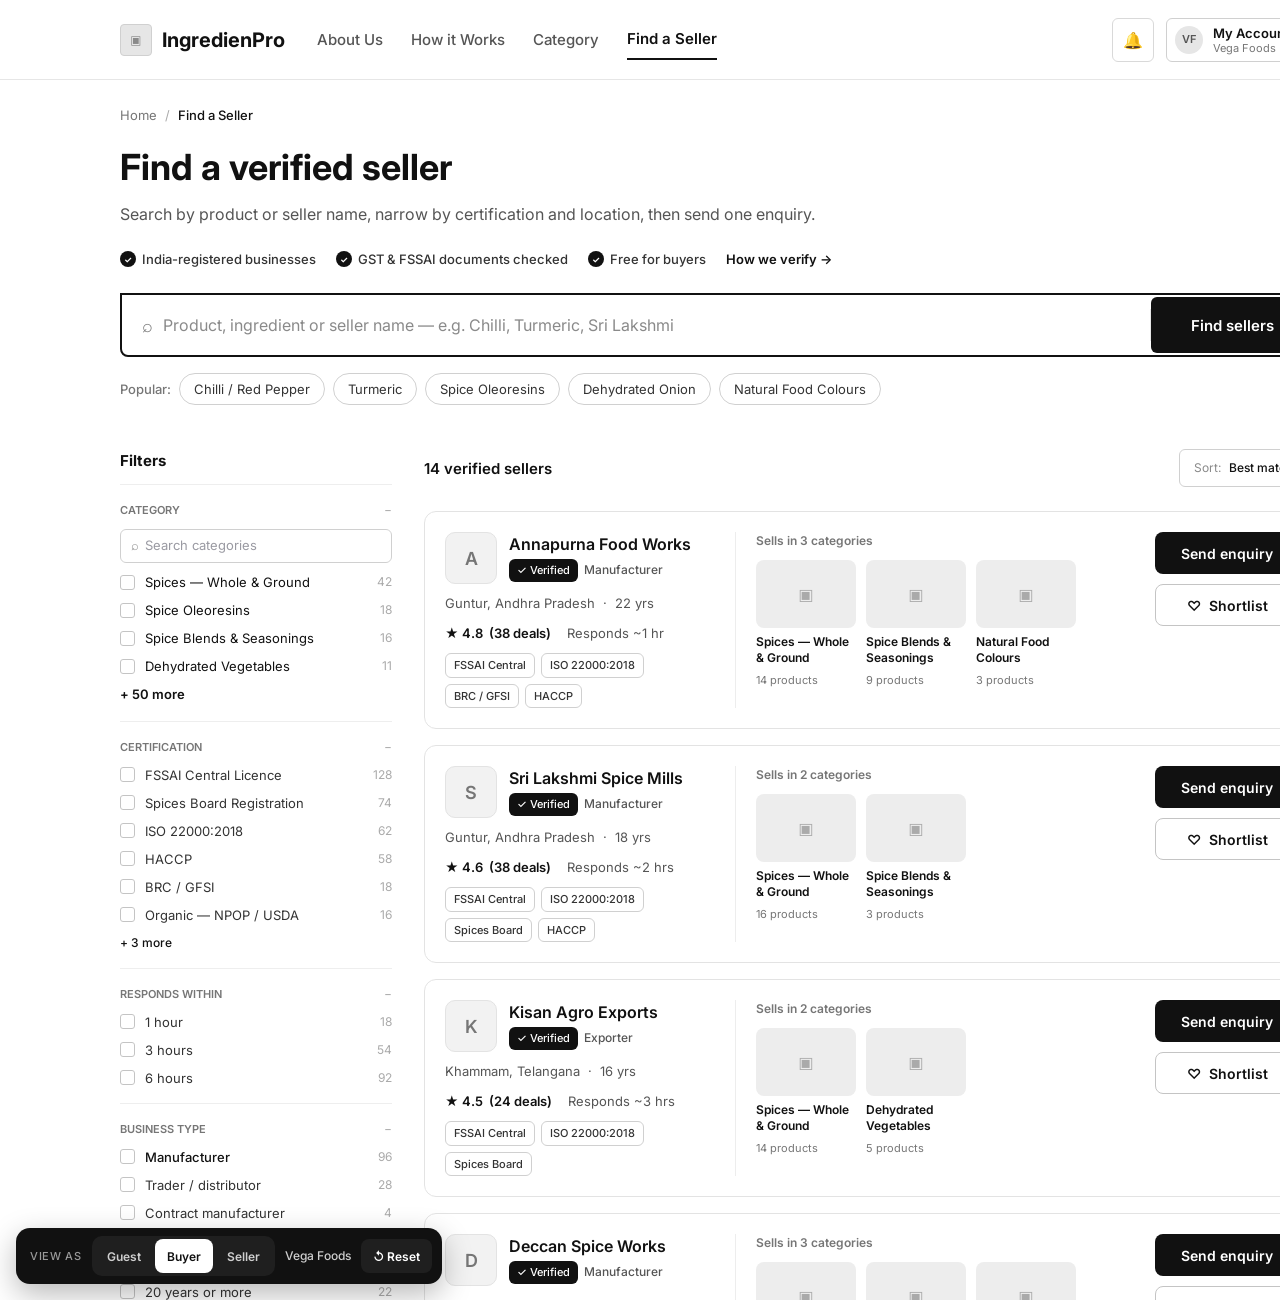
<file: tools/mpshot.html>
<!doctype html><meta charset="utf-8"><title>mpshot</title><style>html,body{margin:0}iframe{border:0;display:block}</style>
<iframe id="f" style="width:1440px;height:1300px"></iframe>
<script>
/* Screenshot helper: opens the enquiry form with two products, the second one open. */
const sleep=ms=>new Promise(r=>setTimeout(r,ms)); const F=document.getElementById('f');
(async()=>{ F.src='../index.html?as=buyer#/find'; await sleep(3500);
  const W=F.contentWindow, D=F.contentDocument; W.eval("Modals.enquiry({sellerId:'srilakshmi', product:'Turmeric Powder', qty:'2'})"); await sleep(1500);
  const click=el=>el.dispatchEvent(new W.MouseEvent('click',{bubbles:true}));
  click(D.querySelector('.overlay [data-name="Button / + Add another product"]')); await sleep(1500);
  const e=[...D.querySelector('.overlay .is-open-product').querySelectorAll('.editable')]; e[0].textContent='Chilli Powder Teja S17'; e[0].dispatchEvent(new W.Event('input',{bubbles:true})); await sleep(600);
  D.querySelectorAll('.suggest-pop').forEach(x=>x.remove()); document.title='ready'; })();
</script>
</file>
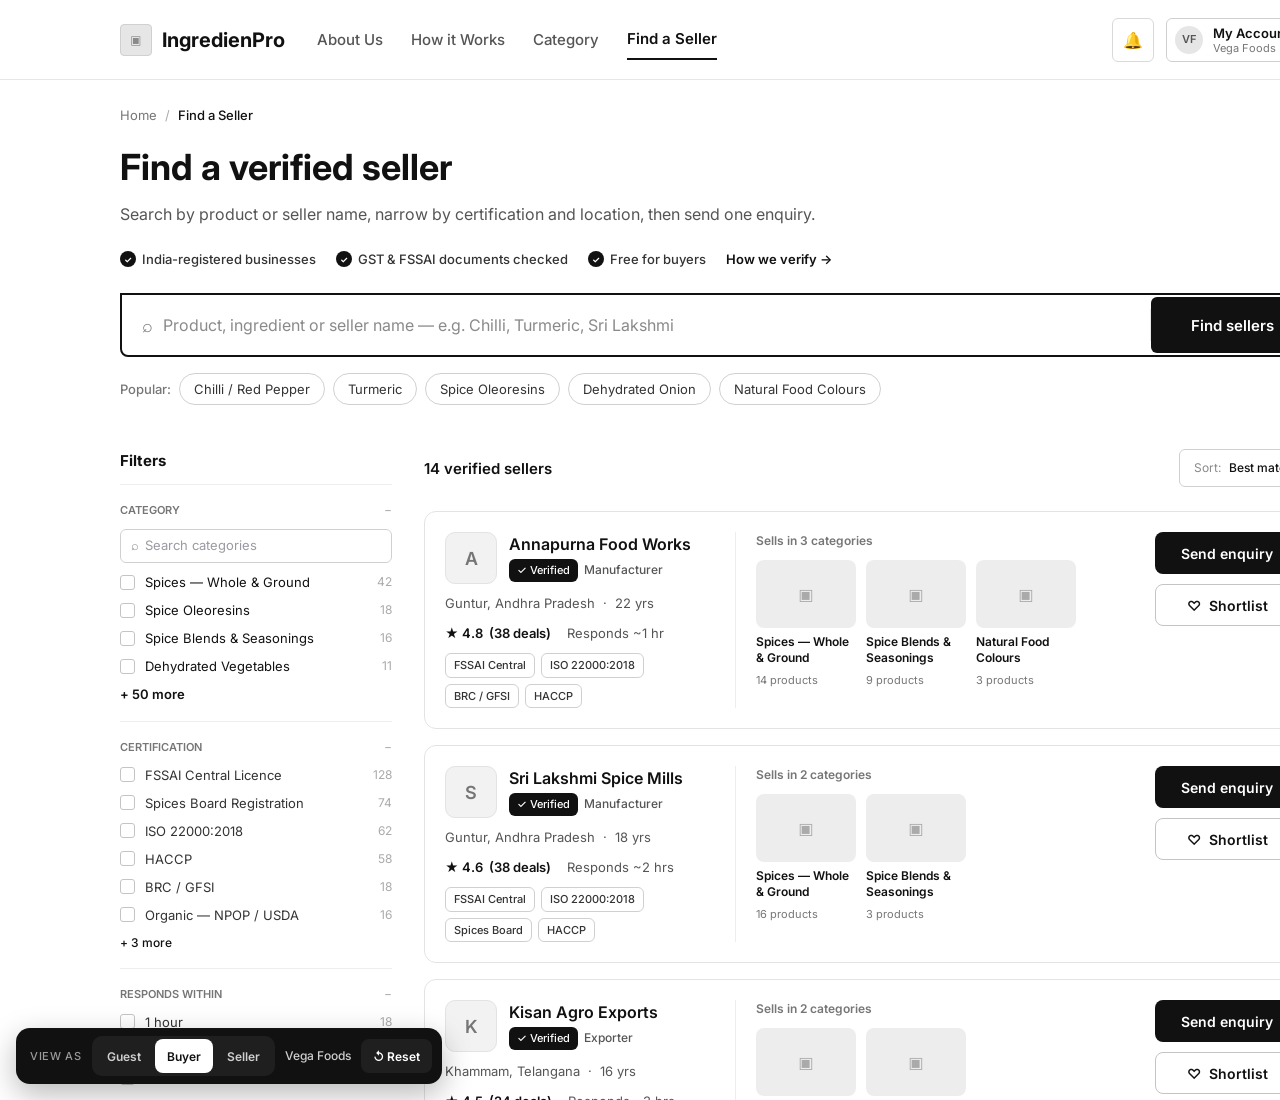
<file: tools/panelshot.html>
<!doctype html><meta charset="utf-8"><title>panelshot</title><style>html,body{margin:0}iframe{border:0;display:block}</style>
<iframe id="f" style="width:1440px;height:1100px"></iframe>
<script>
/* Screenshot helper: one chat with a two-product and a one-product enquiry, to
   check the enquiry panel. Clears the prototype's data first. */
const sleep=ms=>new Promise(r=>setTimeout(r,ms)); const F=document.getElementById('f');
(async()=>{ localStorage.clear(); sessionStorage.clear(); F.src='../index.html?as=buyer#/find'; await sleep(3000);
  const S=F.contentWindow.eval('Store');
  S.sendEnquiry({sellerIds:['srilakshmi'], products:[{name:'Turmeric Powder',qty:'2',unit:'MT',notes:'',category:'Spices — Whole & Ground'},{name:'Chilli Powder Teja S17',qty:'500',unit:'kg',notes:'',category:'Spices — Whole & Ground'}], type:'direct'});
  const c=S.sendEnquiry({sellerIds:['srilakshmi'], products:[{name:'Curry Powder — Export Blend',qty:'1',unit:'MT',notes:'',category:'Spice Blends & Seasonings'}], type:'direct'})[0];
  F.contentWindow.location.hash='#/myenq/'+c.id; await sleep(2500); document.title='ready'; })();
</script>
</file>
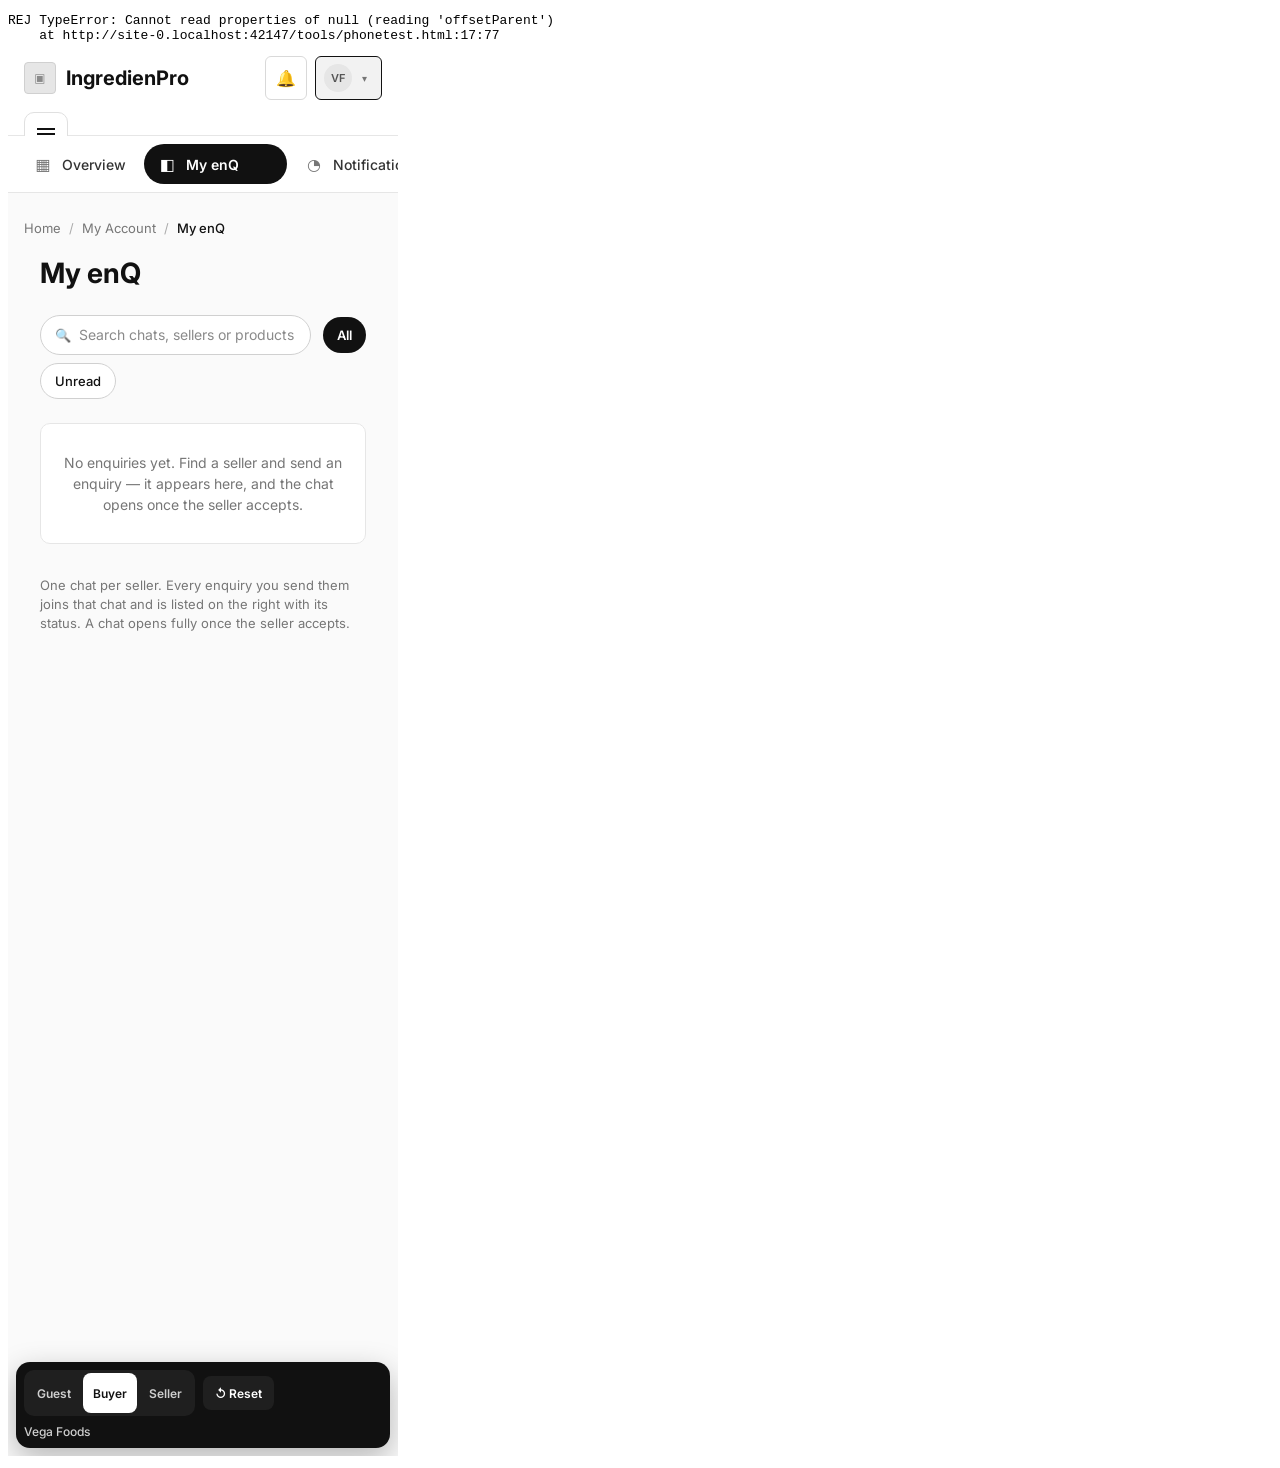
<file: tools/phonetest.html>
<!doctype html><meta charset="utf-8"><title>phonetest</title>
<!-- Phone-only behaviour: the My enQ pane switch, the hamburger and the nav drawer.
     Open through the local server; it renders the app in a 390px iframe. -->
<pre id="out">start</pre><iframe id="f" style="width:390px;height:1400px;border:0"></iframe>
<script>
var out=document.getElementById('out'), F=document.getElementById('f');
var sleep=ms=>new Promise(r=>setTimeout(r,ms));
window.onerror=(m,f,l)=>{out.textContent='ERR '+m+' @'+l;};
window.onunhandledrejection=e=>{out.textContent='REJ '+((e.reason&&e.reason.stack)||e.reason);};
(async function(){
  F.src='../index.html?as=buyer#/myenq';
  var D=null; for(var i=0;i<150;i++){D=F.contentDocument; if(D&&D.querySelector('.screen'))break; await sleep(60);} await sleep(600);
  var W=F.contentWindow, r=[];
  if(!D||!D.querySelector('.screen')){out.textContent='iframe never rendered';return;}
  var sw=D.querySelector('.pane-switch');
  r.push('pane switch: '+(sw?[...sw.querySelectorAll('button')].map(b=>b.textContent+(b.classList.contains('on')?'*':'')).join(' / '):'MISSING'));
  r.push('thread visible: '+(D.querySelector('[data-name^="Pane / Thread"]').offsetParent!==null));
  sw.querySelectorAll('button')[0].click(); await sleep(250);
  r.push('after All chats → list visible: '+(D.querySelector('[data-name="Pane / My enQ"]').offsetParent!==null)+', thread hidden: '+(D.querySelector('[data-name^="Pane / Thread"]').offsetParent===null));
  var h=D.querySelector('.hamburger');
  r.push('hamburger: '+(h?getComputedStyle(h).display:'MISSING'));
  h.click(); await sleep(350);
  var dr=D.defaultView.document.querySelector('.navdrawer.open')||W.document.querySelector('.navdrawer.open');
  r.push('drawer open: '+!!dr+' items: '+(dr?dr.querySelectorAll('.navdrawer-panel button').length:0));
  if(dr){ dr.querySelector('.navdrawer-scrim').click(); await sleep(250); r.push('drawer closed: '+!W.document.querySelector('.navdrawer.open')); }
  r.push('mode attr: '+W.document.documentElement.dataset.mode);
  out.textContent=r.join('\n');
})();
</script>
</file>
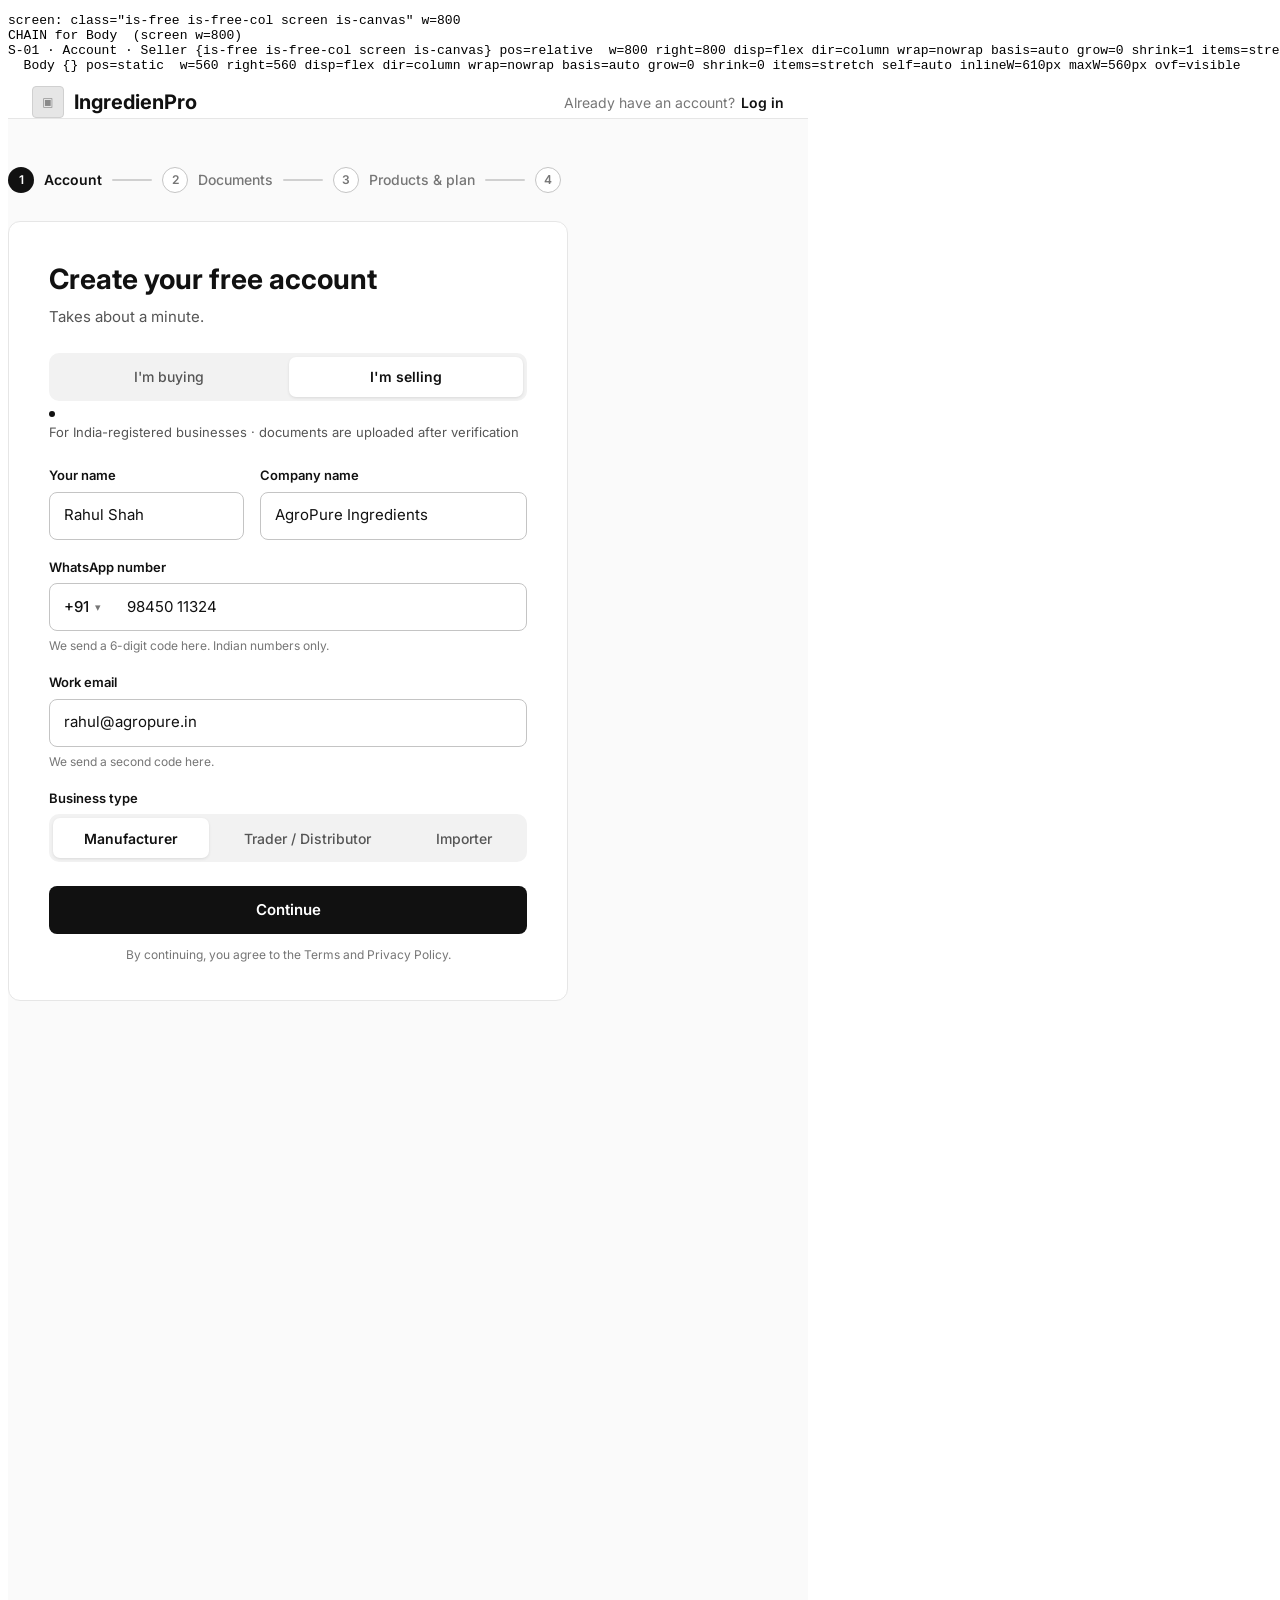
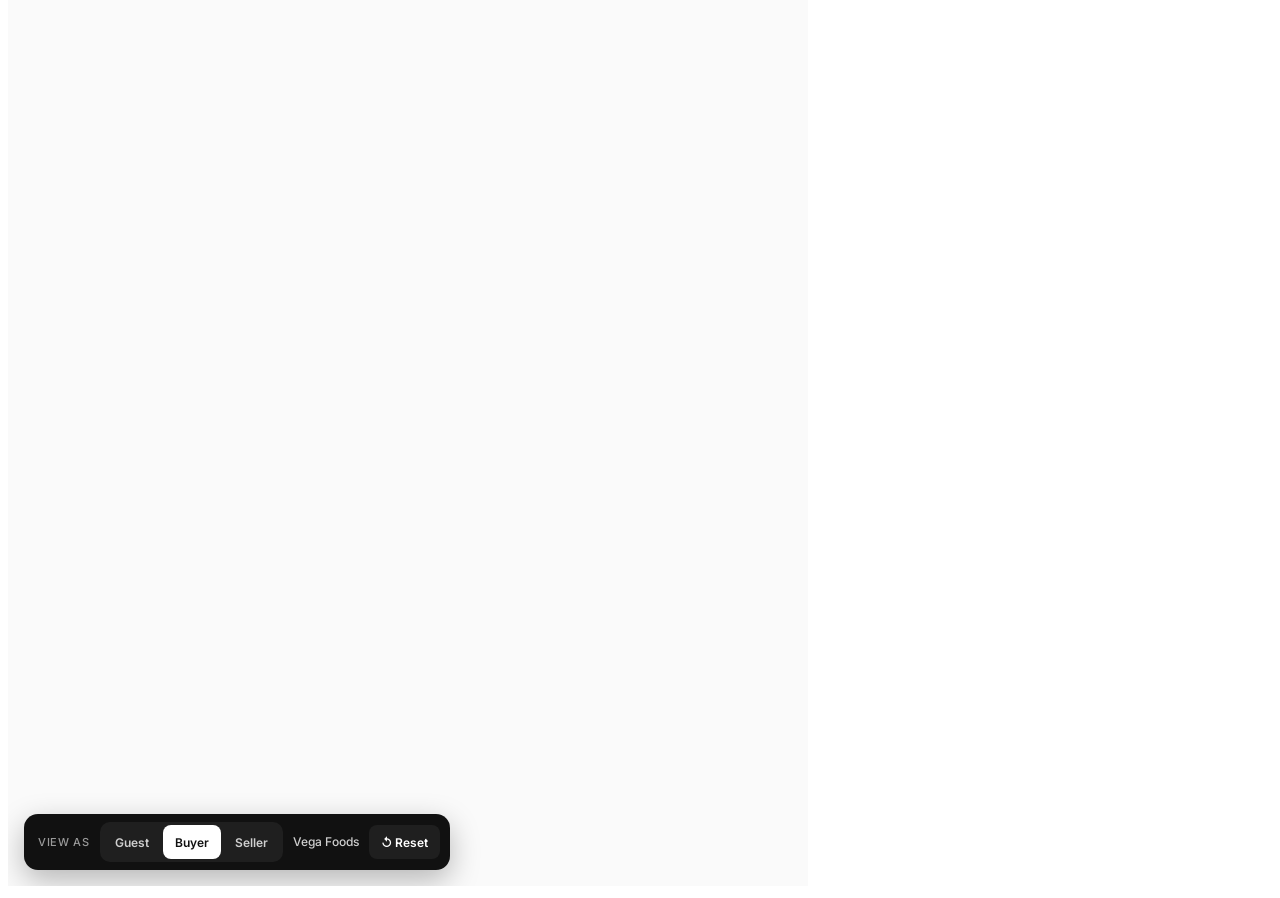
<file: tools/probe.html>
<!doctype html><meta charset="utf-8"><title>probe</title>
<!-- Prints the computed ancestor chain for a node, inside an iframe of a fixed width.
     tools/probe.html?s=<frame-id, dashed>&n=<node name>|<node name>&as=<role>
     e.g. ?s=283-4467&n=Panes|Pane%20%2F%20Thread -->
<pre id="out">start</pre>
<iframe id="f" style="width:800px;height:2400px;border:0"></iframe>
<script>
var out = document.getElementById('out');
out.textContent = 'script ran';
var F = document.getElementById('f');
var sleep = function (ms) { return new Promise(function (r) { setTimeout(r, ms); }); };
window.onerror = function (m, f, l) { out.textContent = 'ERR ' + m + ' @' + l; };
(async function () {
  F.src = '../index.html' + (new URLSearchParams(location.search).get('as') ? '?as=' + new URLSearchParams(location.search).get('as') : '') + '#/s/' + (new URLSearchParams(location.search).get('s') || '544-95');
  var D = null;
  for (var i = 0; i < 150; i++) { D = F.contentDocument; if (D && D.querySelector('.screen')) break; await sleep(60); }
  await sleep(500);
  var Wn = F.contentWindow;
  var lines = [];
  var scr = D.querySelector('.screen');
  lines.push('screen: class="' + scr.className + '" w=' + Math.round(scr.getBoundingClientRect().width));
  ((new URLSearchParams(location.search).get('n')||'Body').split('|')).forEach(function (n) {
    var el = D.querySelector('[data-name="' + n + '"]');
    if (!el) { lines.push(n + ': MISSING'); return; }
    var c = Wn.getComputedStyle(el), r = el.getBoundingClientRect();
    lines.push('CHAIN for ' + n + '  (screen w=' + Math.round(scr.getBoundingClientRect().width) + ')');
    var chain = [], q = el;
    while (q && q !== scr.parentElement) { chain.unshift(q); q = q.parentElement; }
    chain.forEach(function (x, i) {
      var xc = Wn.getComputedStyle(x), xr = x.getBoundingClientRect();
      lines.push('  '.repeat(i) + (x.dataset.name || x.tagName) + ' {' + (x.className || '') + '}' + ' pos=' + xc.position +
        '  w=' + Math.round(xr.width) + ' right=' + Math.round(xr.right) +
        ' disp=' + xc.display + ' dir=' + xc.flexDirection + ' wrap=' + xc.flexWrap +
        ' basis=' + xc.flexBasis + ' grow=' + xc.flexGrow + ' shrink=' + xc.flexShrink +
        ' items=' + xc.alignItems + ' self=' + xc.alignSelf + ' inlineW=' + (x.style.width || '-') +
        ' maxW=' + xc.maxWidth + ' ovf=' + xc.overflowX);
    });
  });
  out.textContent = lines.join('\n');
})();
</script>
</file>
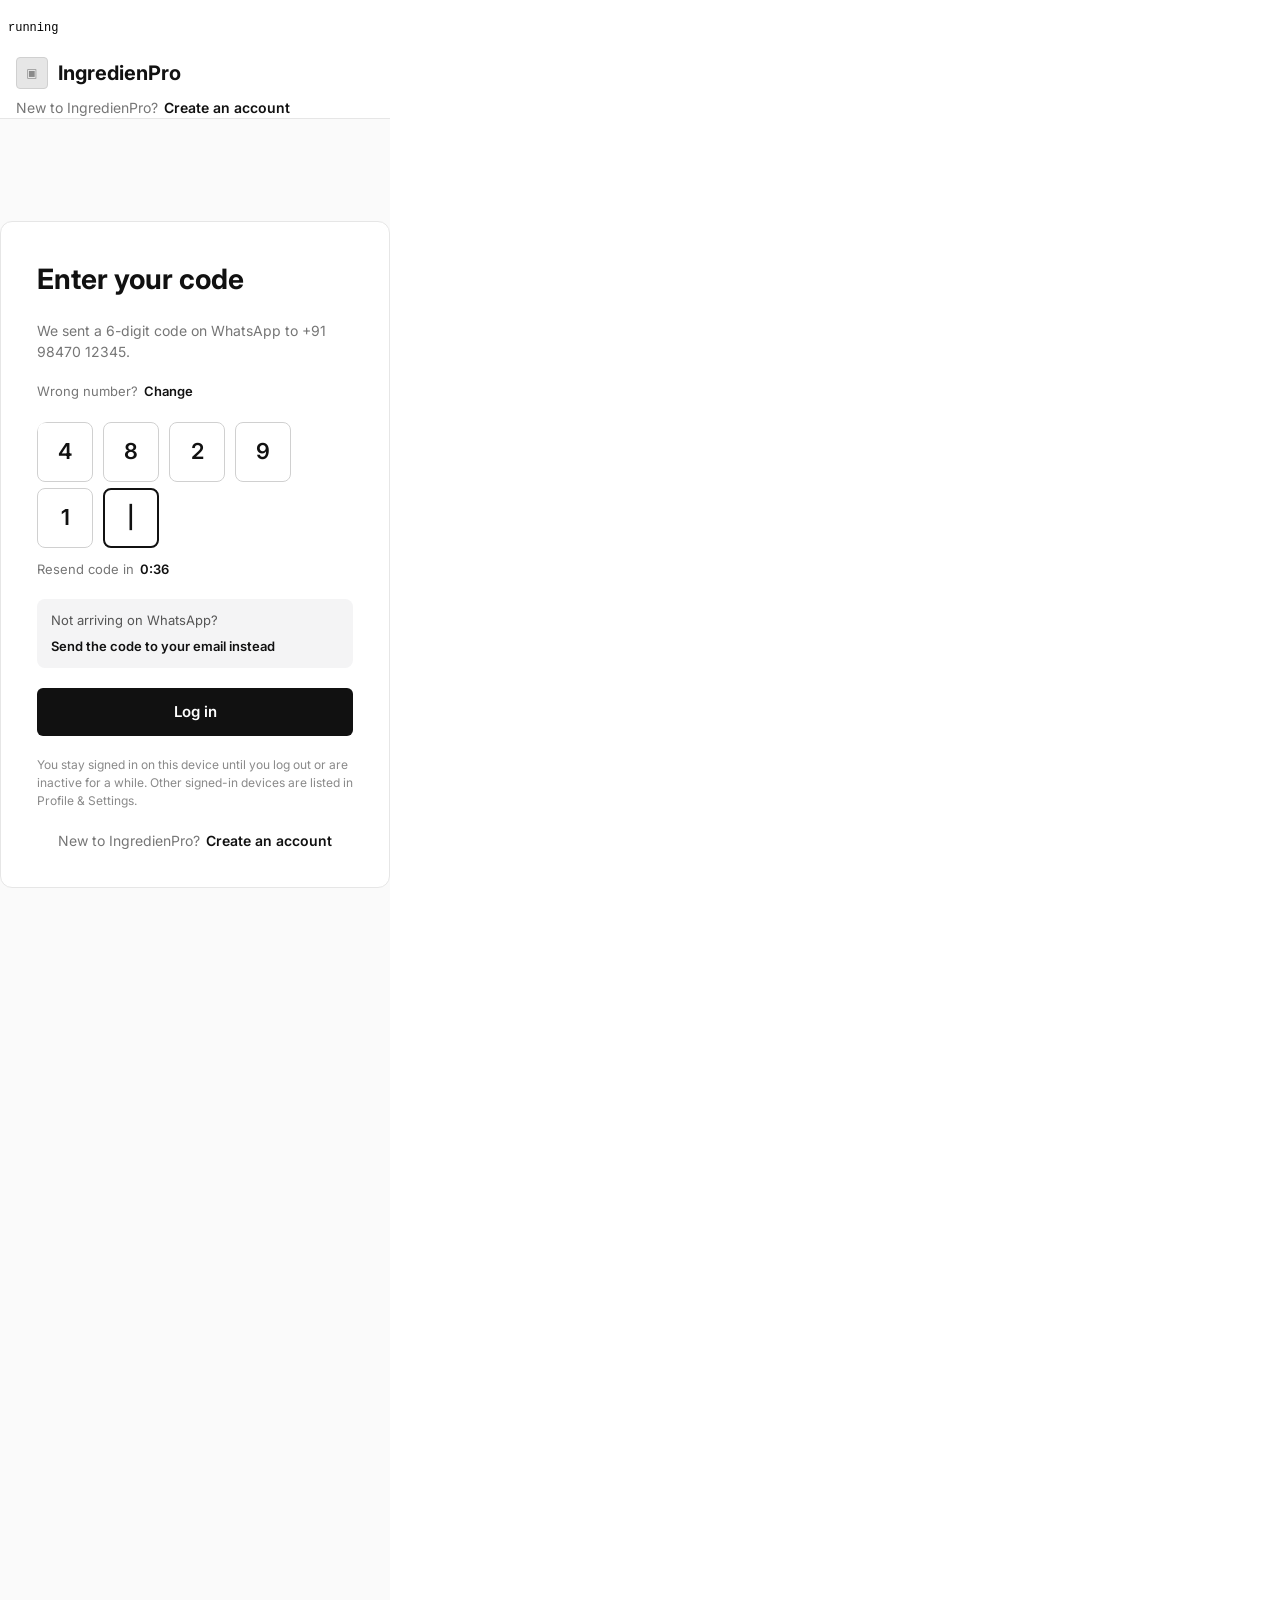
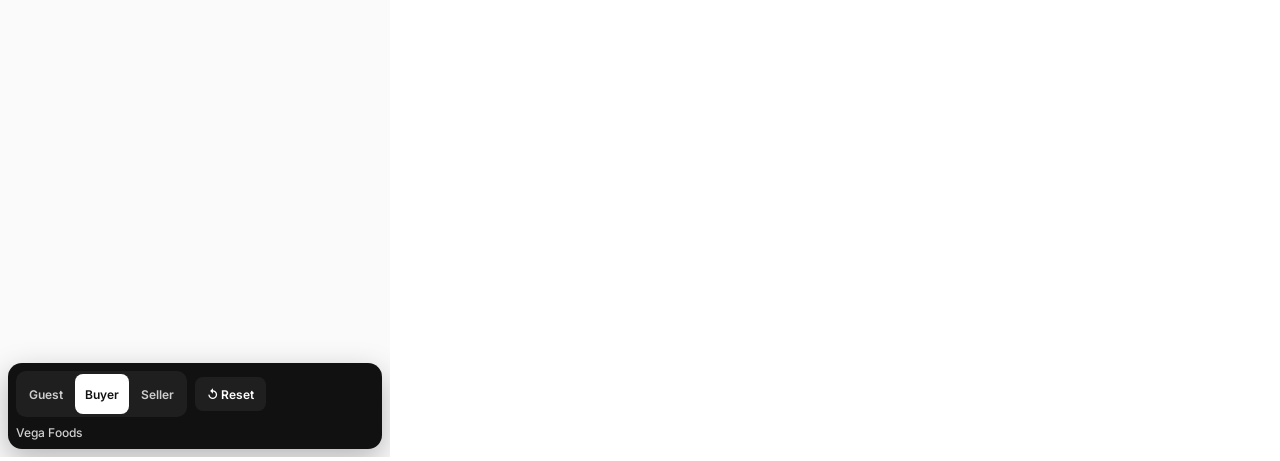
<file: tools/rescheck.html>
<!doctype html><meta charset="utf-8"><title>rescheck</title>
<style>html,body{margin:0}#f{border:0}pre{font:12px/1.4 ui-monospace,Menlo,monospace;padding:8px}</style>
<pre id="out">running</pre>
<iframe id="f"></iframe>
<script>
/* Loads every screen at a given viewport width and reports any node that sticks out
   past the right edge of the screen, or any horizontal scroll on the page itself.
   Run with:  chrome --headless=new --dump-dom --window-size=W,2200 tools/rescheck.html?w=W  */
const P = new URLSearchParams(location.search);
const W = +(P.get('w') || 390);
const ONLY = P.get('only');            // optional: a comma-separated list of screen ids
const ROUTES = P.get('routes');        // optional: measure live app routes instead of raw frames
const LIMIT = +(P.get('limit') || 0);
const sleep = ms => new Promise(r => setTimeout(r, ms));
const F = document.getElementById('f');
F.style.width = W + 'px'; F.style.height = '2000px';
const D = () => F.contentDocument, Wn = () => F.contentWindow;

/* virtual time makes Date.now() jump, so poll a fixed number of times instead */
async function until(fn, tries = 120) {
  for (let i = 0; i < tries; i++) { try { const v = fn(); if (v) return v; } catch (e) {} await sleep(60); }
  return null;
}
window.onerror = (m, f, l) => { document.getElementById('out').textContent = 'ERROR ' + m + ' @' + l; document.title = 'done'; };
window.onunhandledrejection = e => { document.getElementById('out').textContent = 'REJECTED ' + (e.reason && e.reason.message || e.reason); document.title = 'done'; };

function measure() {
  const scr = D().querySelector('.screen');
  if (!scr) return { err: 'no screen' };
  const sr = scr.getBoundingClientRect();
  const bad = [];
  const seen = new Set();
  /* An element is only really broken if it spills past whatever would clip it —
     its nearest clipping ancestor, or the screen. Ancestors that scroll sideways
     are meant to hold more than they show, so anything inside one is fine. */
  const cs = el => Wn().getComputedStyle(el);
  function limitFor(el) {
    let p = el.parentElement;
    while (p && p !== scr) {
      const ov = cs(p).overflowX;
      if (ov === 'auto' || ov === 'scroll') return null;          // scrolls on purpose
      if (ov === 'hidden' || ov === 'clip') return p.getBoundingClientRect();
      p = p.parentElement;
    }
    return sr;
  }
  D().querySelectorAll('.screen [data-name]').forEach(el => {
    const r = el.getBoundingClientRect();
    if (r.width === 0 || r.height === 0) return;
    const lim = limitFor(el);
    if (!lim) return;
    const over = Math.round(r.right - lim.right);
    if (over <= 2) return;
    let p = el.parentElement, covered = false;
    while (p && p !== scr) { if (seen.has(p)) { covered = true; break; } p = p.parentElement; }
    if (covered) return;
    seen.add(el);
    bad.push({ name: el.dataset.name, over, w: Math.round(r.width) });
  });
  return { bad, docOver: Math.round(Wn().document.documentElement.scrollWidth - W) };
}

(async () => {
  const out = document.getElementById('out');
  F.src = '../index.html#/';
  await until(() => D() && D().querySelector('.screen'));
  await sleep(300);
  /* MANIFEST is a top-level const in the app, so it never lands on window — read the file */
  const txt = await (await fetch('../js/manifest.js')).text();
  const man = JSON.parse(txt.slice(txt.indexOf('{'), txt.lastIndexOf('}') + 1)).screens;
  let ids = Object.keys(man);
  if (ONLY) ids = ONLY.split(',');
  if (LIMIT) ids = ids.slice(0, LIMIT);

  /* live routes: role|path pairs, e.g. "guest|/,buyer|/myenq,seller|/hub" */
  if (ROUTES) {
    const rows2 = [], tally2 = {};
    let screens = 0;
    for (const spec of ROUTES.split(',')) {
      const [role, path] = spec.split('|');
      F.src = '../index.html?as=' + role + '#' + path;
      await until(() => D() && D().querySelector('.screen'));
      await sleep(500);
      const m = measure();
      if (m.err) { rows2.push(spec + '  ERROR ' + m.err); continue; }
      if (m.bad.length) {
        screens++;
        rows2.push('· ' + spec);
        for (const b of m.bad.slice(0, 6)) {
          rows2.push('      +' + String(b.over).padStart(4) + 'px  ' + b.name + '  (w' + b.w + ')');
          tally2[b.name] = (tally2[b.name] || 0) + 1;
        }
      }
    }
    const top2 = Object.entries(tally2).sort((a, b) => b[1] - a[1]);
    out.textContent = 'width ' + W + '  ·  live routes  ·  ' + (screens ? screens + ' overflow' : 'all clean') +
      '\n\n' + (top2.length ? top2.map(([n, c]) => '  ' + String(c).padStart(3) + '  ' + n).join('\n') : '  none') +
      '\n\nDETAIL\n' + rows2.join('\n');
    document.title = 'done';
    return;
  }

  const rows = [];
  const tally = {};
  for (const id of ids) {
    Wn().location.hash = '#/s/' + id.replace(':', '-');
    await until(() => { const s = D().querySelector('.screen'); return s && s.dataset.id === id; }, 60);
    await sleep(260);
    const m = measure();
    if (m.err) { rows.push(id + '  ' + man[id].name + '  ERROR ' + m.err); continue; }
    if (m.bad.length) {
      rows.push('· ' + man[id].name.slice(0, 52));
      for (const b of m.bad.slice(0, 6)) {
        rows.push('      +' + String(b.over).padStart(4) + 'px  ' + b.name + '  (w' + b.w + ')');
        tally[b.name] = (tally[b.name] || 0) + 1;
      }
    }
  }
  const top = Object.entries(tally).sort((a, b) => b[1] - a[1]);
  out.textContent =
    'width ' + W + '  ·  ' + ids.length + ' screens  ·  ' +
    (top.length ? rows.filter(r => r[0] === '·').length + ' screens overflow' : 'all clean') + '\n\n' +
    'WORST OFFENDERS\n' + (top.length ? top.map(([n, c]) => '  ' + String(c).padStart(3) + '  ' + n).join('\n') : '  none') +
    '\n\nDETAIL\n' + rows.join('\n');
  document.title = 'done';
})();
</script>
</file>
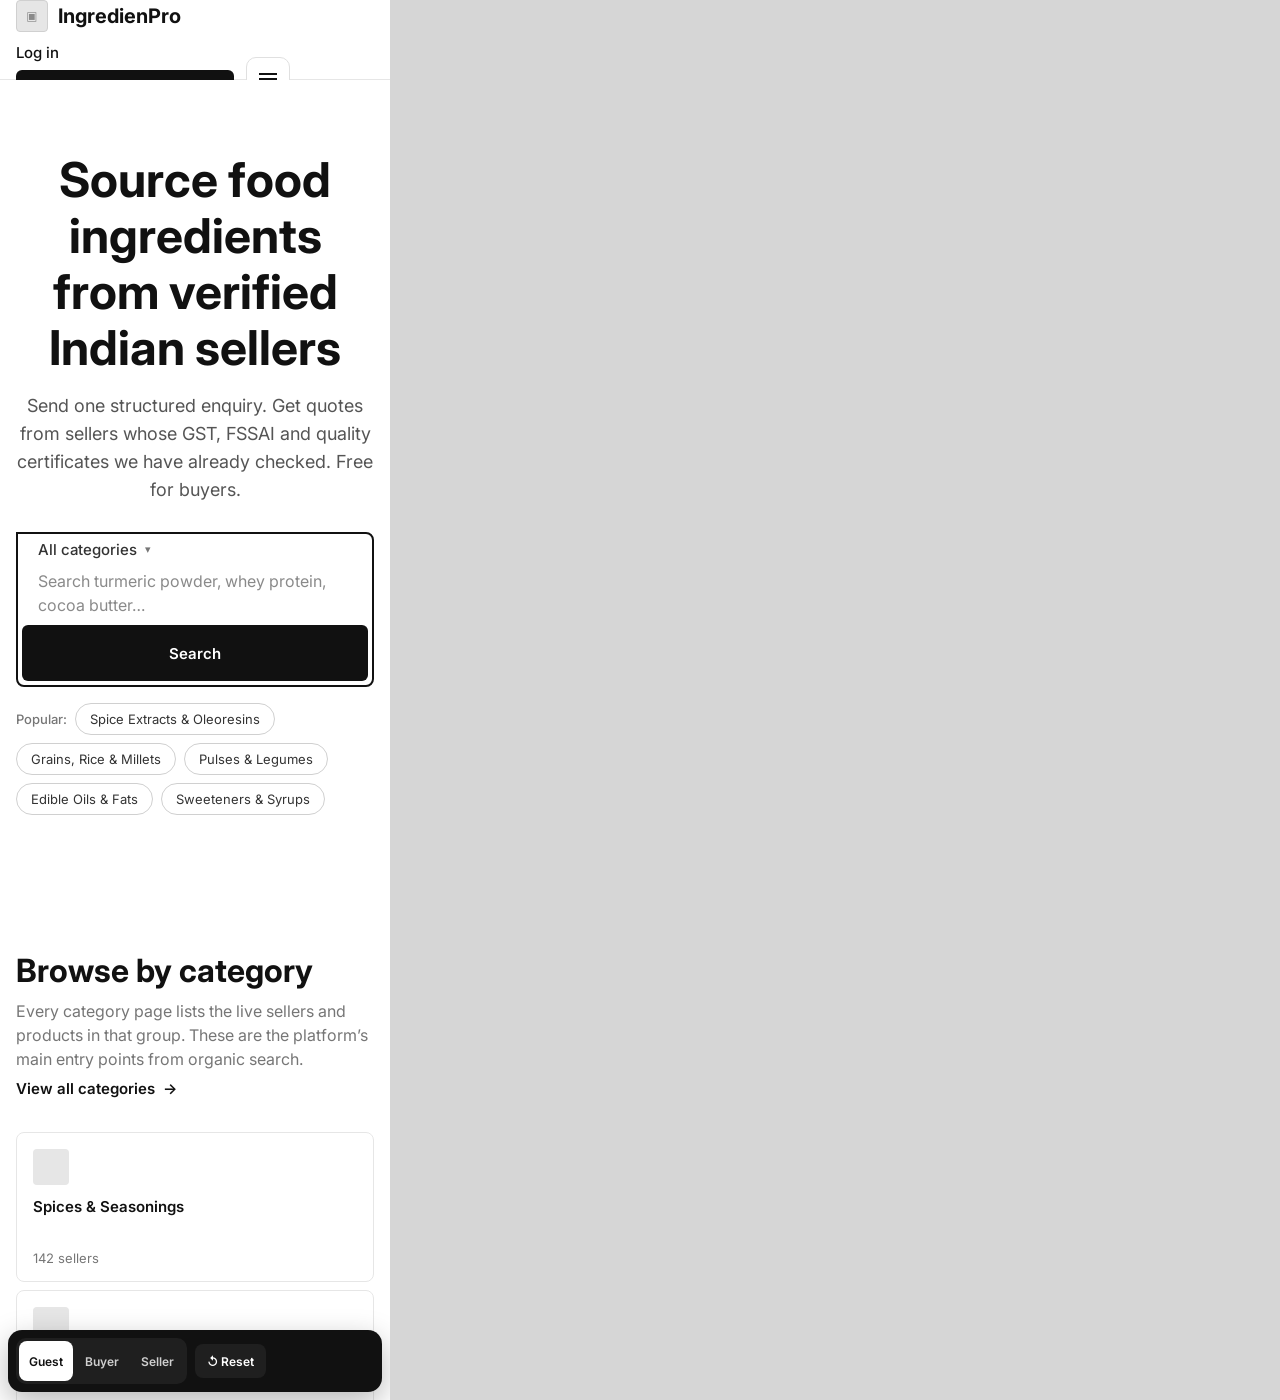
<file: tools/shot.html>
<!doctype html><meta charset="utf-8"><title>shot</title>
<style>html,body{margin:0;background:#d6d6d6}iframe{border:0;display:block}</style>
<iframe id="f"></iframe>
<script>
/* Headless Chrome lays a top-level page out wider than --window-size and then crops,
   which makes direct screenshots lie about responsive behaviour. Rendering inside an
   iframe of an exact width gives an honest picture.
     chrome --headless=new --screenshot=out.png --window-size=<w>,<h> \
       "tools/shot.html?w=<w>&h=<h>&r=<role>&p=<hash path>"                          */
const P = new URLSearchParams(location.search);
const w = +(P.get('w') || 390), h = +(P.get('h') || 1400);
const f = document.getElementById('f');
f.style.width = w + 'px';
f.style.height = h + 'px';
f.src = '../index.html?as=' + (P.get('r') || 'guest') + '#' + (P.get('p') || '/');
</script>
</file>
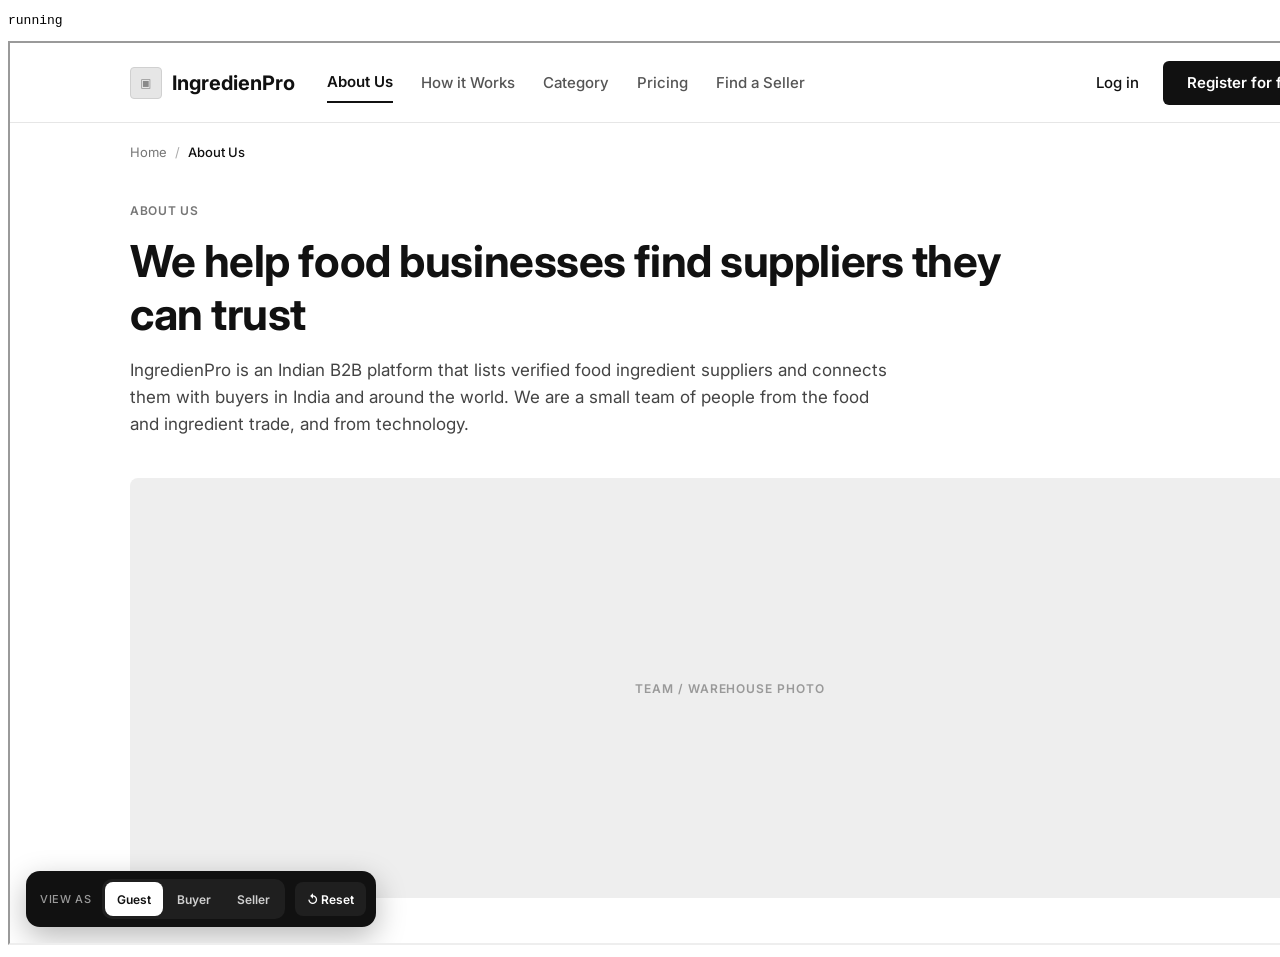
<file: tools/synctest.html>
<!doctype html><meta charset="utf-8"><title>synctest</title><pre id="out">running</pre>
<iframe id="f" style="width:1440px;height:900px"></iframe>
<script>
/* Checks the design sync (js/sync.js) and the multi-product enquiry form.
   Serve the folder and open tools/synctest.html; results print as JSON. */
const sleep=ms=>new Promise(r=>setTimeout(r,ms)); const res={}; const errs=[];
const F=document.getElementById('f'); const W=()=>F.contentWindow, D=()=>F.contentDocument;
const q=s=>D().querySelector(s), qa=s=>[...D().querySelectorAll(s)], byName=n=>D().querySelector('[data-name="'+n+'"]');
async function until(fn,t=6000){const s=Date.now();while(Date.now()-s<t){try{const v=fn();if(v)return v;}catch(e){}await sleep(80);}return null;}
function click(el){ if(!el) throw new Error('click on nothing'); el.dispatchEvent(new (W().MouseEvent)('click',{bubbles:true,cancelable:true})); }
function type(el,v){ el.textContent=v; el.dispatchEvent(new (W().Event)('input',{bubbles:true})); }
function key(el,k){ el.dispatchEvent(new (W().KeyboardEvent)('keydown',{key:k,bubbles:true})); }
async function go(h){ W().location.hash=h; await sleep(1100); }
const S=()=>W().eval('Store');
const vis=el=>el && el.offsetParent!==null;
async function step(name,fn){ try{ await fn(); }catch(e){ res[name+'_ERROR']=String(e&&e.message||e); } }
const navItems=()=>qa('[data-name="Navigation bar"] [data-name^="Nav item / "]').map(n=>n.dataset.name.replace('Nav item / ',''));
const footCols=()=>qa('[data-name="Section / Footer"] [data-name^="Col / "], [data-name="Footer"] [data-name^="Col / "]').map(c=>c.dataset.name.replace('Col / ','')+': '+c.innerText.replace(/\n+/g,' · '));
(async()=>{
  localStorage.clear(); sessionStorage.clear();
  F.src='../index.html#/'; await until(()=>D() && D().querySelector('.screen'));
  W().addEventListener('error',e=>errs.push(e.message)); const ce=W().console.error; W().console.error=(...a)=>{errs.push(a.map(String).join(' ').slice(0,200)); ce.apply(W().console,a);};

  await step('guestHome',async()=>{
    await go('#/');
    res.guestNav=navItems(); res.guestUtilityBar=!!byName('Utility bar');
    res.guestActions=(byName('Header actions')||{}).innerText;
    res.browseSections=qa('[data-name="Section / Browse by category"]').length;
    const card=byName('Card / Sell pathway'); res.supplierCard=card && card.innerText.replace(/\n+/g,' | ');
    res.guestFooter=footCols();
    res.noRequirementVisible=!qa('div').some(d=>!d.children.length && /Post a requirement/.test(d.textContent) && vis(d));
  });
  await step('aboutPricing',async()=>{
    click(byName('Nav item / About Us')); await sleep(1200);
    res.aboutHash=W().location.hash; res.aboutActive=(qa('[data-name^="Nav item / "]').find(n=>n.style.borderBottom.startsWith('2px'))||{dataset:{}}).dataset.name;
    res.aboutSections=qa('.pg-sec').length; res.aboutH1=(q('.pg h1')||{}).textContent;
    click(byName('Nav item / Pricing')); await sleep(1200);
    res.pricingH1=(q('.pg h1')||{}).textContent; res.pricingRow1=(qa('.pg-tr')[1]||{}).innerText;
    click(q('[data-bill="annual"]')); await sleep(200); res.pricingRow1Annual=(qa('.pg-tr')[1]||{}).innerText;
  });
  await step('buyerNav',async()=>{
    click(q('.rolebar [data-role="buyer"]')); await sleep(1100); await go('#/');
    res.buyerNav=navItems(); res.buyerActions=(byName('Header actions')||{}).innerText.replace(/\n+/g,' | ');
    res.buyerFooter=footCols();
    res.buyerHowBtn=(await go('#/how'), (byName('Btn / List your business')||{}).innerText);
  });
  await step('sellerNav',async()=>{
    click(q('.rolebar [data-role="seller"]')); await sleep(1100); await go('#/hub');
    res.sellerActions=(byName('Header actions')||{}).innerText.replace(/\n+/g,' | '); res.sellerUtilityBar=!!byName('Utility bar');
    await go('#/help'); res.sellerFooter=footCols();
  });
  await step('multiProduct',async()=>{
    click(q('.rolebar [data-role="buyer"]')); await sleep(900);
    await go('#/find'); await until(()=>qa('[data-seller-id]').length);
    const row=qa('[data-name="Seller list"] > [data-seller-id]').find(r=>r.dataset.sellerId==='srilakshmi'); click(row.querySelector('[data-name="Btn / Send enquiry"]'));
    let m=await until(()=>q('.overlay [data-name="Modal / Send enquiry"]'));
    let e=[...m.querySelectorAll('.editable')]; type(e[0],'Turmeric Powder'); key(e[0],'Enter'); await sleep(900);
    m=q('.overlay [data-name="Modal / Send enquiry"]'); e=[...m.querySelectorAll('.editable')]; type(e[1],'2');
    click(m.querySelector('[data-name="Button / + Add another product"]')); await sleep(1000);
    m=q('.overlay [data-name="Modal / Send enquiry"]'); res.mpAfterAdd={open:!!m.querySelector('.is-open-product'), summaries:m.querySelectorAll('.product-summary').length, save:!!m.querySelector('[data-name="Button / Save product"]')};
    // missing quantity → inline message, stays open
    let op=m.querySelector('.is-open-product'); e=[...op.querySelectorAll('.editable')]; type(e[0],'Chilli Powder Teja S17'); key(e[0],'Enter'); await sleep(900);
    m=q('.overlay [data-name="Modal / Send enquiry"]'); op=m.querySelector('.is-open-product'); click(op.querySelector('[data-name="Button / Save product"]')); await sleep(300);
    res.mpInlineError=(m.querySelector('.field-err')||{}).textContent; res.mpStillOpen=!!m.querySelector('.is-open-product');
    e=[...op.querySelectorAll('.editable')]; type(e[1],'5'); key(e[1],'Enter'); await sleep(1000);
    m=q('.overlay [data-name="Modal / Send enquiry"]'); res.mpAfterEnter={open:!!m.querySelector('.is-open-product'), summaries:[...m.querySelectorAll('.product-summary')].map(s=>s.innerText.split('\n').slice(0,2).join(' '))};
    click(m.querySelectorAll('.product-summary')[0]); await sleep(1000);
    m=q('.overlay [data-name="Modal / Send enquiry"]'); res.mpReopen={open:!!m.querySelector('.is-open-product'), openName:(m.querySelector('.is-open-product .editable')||{}).textContent, summaries:m.querySelectorAll('.product-summary').length};
    click(m.querySelector('.is-open-product [data-name="Button / Save product"]')); await sleep(1000);
    m=q('.overlay [data-name="Modal / Send enquiry"]'); click(m.querySelector('[data-name="Button / + Add another product"]')); await sleep(1000);
    m=q('.overlay [data-name="Modal / Send enquiry"]'); res.mpBlankOpen=!!m.querySelector('.is-open-product');
    // similar sellers is opt-in now and starts unticked — nothing to switch off
    click(m.querySelector('[data-name="Button / Send enquiry"]')); await sleep(1400);
    const c=S().db.conversations.find(x=>x.sellerId==='srilakshmi'); res.mpSent=c && c.enquiries.map(x=>x.id+': '+x.products.map(p=>p.name+' '+p.qty+' '+p.unit).join(' + '));
    res.mpCard=(q('.enq-card')||{}).innerText && q('.enq-card').innerText.replace(/\n+/g,' | ').slice(0,200);
    res.mpPanel=(q('.enq-panel .ep-item')||{}).innerText && q('.enq-panel .ep-item').innerText.replace(/\n+/g,' | ');
  });
  res.errors=errs.slice(0,10);
  document.getElementById('out').textContent=JSON.stringify(res,null,1); document.title='done';
})();
</script>
</file>
<file: css/app.css>
:root { --bg: #d6d6d6; --ink: #111111; --muted: #767676; --line: #e3e3e3; }
* { box-sizing: border-box; }
html, body { margin: 0; background: var(--bg); color: var(--ink); font-family: Inter, system-ui, sans-serif; -webkit-font-smoothing: antialiased; }
#stage { width: 100%; display: flex; justify-content: center; }

/* rendered Figma screen */
.screen { background: #fff; position: relative; overflow: hidden; box-shadow: 0 0 0 1px rgba(0,0,0,.06); }
.screen .is-link { cursor: pointer; }
.screen .is-link:hover { filter: brightness(0.97); }
.screen .is-fixed { will-change: top; }
.screen .editable { cursor: text; outline: none; min-width: 40px; }
.screen .editable:focus { caret-color: #111; }
.screen .composer-input:empty::before { content: attr(data-placeholder); color: #8a8a8a; pointer-events: none; }
.screen .composer-input { cursor: text; }
.screen .sent-here { animation: pop .18s ease-out; }
@keyframes pop { from { opacity: 0; transform: translateY(6px); } to { opacity: 1; transform: none; } }
.fallback-msg { align-self: flex-end; background: #111; color: #fff; padding: 10px 14px; border-radius: 12px; max-width: 420px; font-size: 14px; }

/* start page */
.home { width: min(1100px, 100% - 32px); margin: 40px auto 120px; background: #fff; border-radius: 16px; padding: 40px; box-shadow: 0 1px 2px rgba(0,0,0,.06); }
.home-head { display: flex; gap: 16px; align-items: center; margin-bottom: 32px; }
.home-logo { width: 48px; height: 48px; border-radius: 10px; background: #f2f2f2; display: grid; place-items: center; color: #8a8a8a; font-size: 22px; }
.home h1 { margin: 0; font-size: 28px; }
.home p { margin: 4px 0 0; color: #555; font-size: 15px; }
.home h2 { font-size: 13px; letter-spacing: .08em; text-transform: uppercase; color: var(--muted); margin: 28px 0 12px; }
.flow-grid { display: grid; grid-template-columns: repeat(auto-fill, minmax(320px, 1fr)); gap: 12px; }
.flow { display: grid; grid-template-columns: 36px 1fr; grid-template-rows: auto auto; gap: 4px 12px; padding: 16px; border: 1px solid var(--line); border-radius: 12px; text-decoration: none; color: inherit; transition: border-color .15s, transform .15s; }
.flow:hover { border-color: #111; transform: translateY(-1px); }
.flow-num { grid-row: span 2; width: 32px; height: 32px; border-radius: 16px; background: #111; color: #fff; display: grid; place-items: center; font-size: 13px; font-weight: 600; }
.flow-name { font-size: 15px; font-weight: 600; line-height: 1.4; }
.flow-go { font-size: 13px; color: var(--muted); }
.all-screens { margin-top: 32px; border-top: 1px solid var(--line); padding-top: 20px; }
.all-screens summary { cursor: pointer; font-weight: 600; }
.all-screens h3 { font-size: 13px; color: var(--muted); margin: 20px 0 6px; }
.all-screens ul { margin: 0; padding-left: 18px; columns: 2; font-size: 14px; line-height: 1.8; }
.all-screens a { color: #111; }
.home-foot { margin-top: 28px; font-size: 13px; color: var(--muted); }
.app-msg { margin: 80px auto; background: #fff; padding: 24px 32px; border-radius: 12px; }

/* toolbar (bottom-left, clear of Netlify's bottom-right badge) */
.toolbar { position: fixed; left: 16px; bottom: 16px; z-index: 1000; display: flex; align-items: center; gap: 8px; background: #111; color: #fff; padding: 6px; border-radius: 12px; box-shadow: 0 8px 24px rgba(0,0,0,.25); font-size: 13px; max-width: calc(100vw - 32px); }
.tb-btn { background: #2a2a2a; color: #fff; border: 0; border-radius: 8px; padding: 8px 12px; font: 600 13px Inter, sans-serif; cursor: pointer; text-decoration: none; white-space: nowrap; }
.tb-btn:hover { background: #3a3a3a; }
.tb-name { padding: 0 8px; opacity: .8; white-space: nowrap; overflow: hidden; text-overflow: ellipsis; max-width: 420px; }
@media (max-width: 700px) { .tb-name { display: none; } .all-screens ul { columns: 1; } .home { padding: 24px; } }

/* ---- interactive app ---- */
.screen .is-action { cursor: pointer; }
.screen .is-action:hover { filter: brightness(0.96); }
.editable.with-placeholder:empty::before { content: attr(data-placeholder); color: #8a8a8a; pointer-events: none; }
.editable { caret-color: #111; }
.empty-note { padding: 28px 20px; color: #767676; font: 14px/1.5 Inter, sans-serif; text-align: center; }
.demo-hint { margin-top: 12px; padding: 10px 12px; border-radius: 8px; background: #f4f4f4; border: 1px dashed #c4c4c4; color: #555; font: 12px/1.5 Inter, sans-serif; }
.otp-input { position: absolute; inset: 0; opacity: 0; width: 100%; height: 100%; font-size: 16px; cursor: text; }

/* overlays */
body.has-overlay { overflow: hidden; }
.overlay { position: fixed; inset: 0; z-index: 900; display: grid; place-items: center; overflow: auto; padding: 24px 0; }
.overlay-scrim { position: fixed; inset: 0; background: rgba(0,0,0,.45); animation: fade .15s ease-out; }
.overlay-box { position: relative; animation: rise .18s ease-out; margin: auto; }
.overlay.is-anchored { display: block; }
.overlay.is-anchored .overlay-scrim { background: transparent; }
.overlay.is-anchored .overlay-box { position: fixed; margin: 0; }
@keyframes fade { from { opacity: 0 } }
@keyframes rise { from { opacity: 0; transform: translateY(8px) } }
.suggest-pop { box-shadow: 0 10px 28px rgba(0,0,0,.14); }

/* mini modal (add product) */
.mini-modal { width: 520px; background: #fff; border-radius: 16px; padding: 28px; box-shadow: 0 16px 40px rgba(0,0,0,.2); font-family: Inter, sans-serif; }
.mini-modal h3 { margin: 0 0 6px; font-size: 20px; } .mini-modal p { margin: 0 0 16px; color: #555; font-size: 14px; line-height: 1.5; }
.mm-field { position: relative; } .mm-input { border: 1.5px solid #111; border-radius: 8px; padding: 12px 14px; font-size: 15px; outline: none; min-height: 46px; }
.mm-foot { display: flex; justify-content: flex-end; margin-top: 20px; } .mm-btn { border: 1px solid #c4c4c4; background: #fff; border-radius: 8px; padding: 10px 18px; font: 600 14px Inter, sans-serif; cursor: pointer; }

/* toast */
.toast { position: fixed; left: 50%; bottom: 84px; transform: translate(-50%, 20px); opacity: 0; z-index: 1200; background: #111; color: #fff; border-radius: 10px; padding: 12px 16px; display: flex; gap: 16px; align-items: center; font: 500 14px Inter, sans-serif; box-shadow: 0 10px 30px rgba(0,0,0,.25); transition: all .2s ease-out; max-width: calc(100vw - 32px); }
.toast.in { opacity: 1; transform: translate(-50%, 0); }
.toast button { background: none; border: 0; color: #fff; font: 600 14px Inter, sans-serif; text-decoration: underline; cursor: pointer; }

/* The Guest / Buyer / Seller switch lives in css/flownav.css. */

.is-hidden { display: none !important; }

/* My enQ split view: enquiry facts strip + ··· menu in the chat header */
.enq-meta { display: flex; align-self: stretch; width: 100%; align-items: center; gap: 12px; padding: 10px 20px; background: #fafafa; border-bottom: 1px solid #ededed; font: 13px/1.5 Inter, sans-serif; color: #555; }
.enq-meta-line { flex: 1 1 0; min-width: 0; overflow: hidden; text-overflow: ellipsis; white-space: nowrap; }
.enq-meta-line strong { color: #111; font-weight: 600; }
.enq-meta-pill { flex: 0 0 auto; background: #ededed; color: #333; border-radius: 12px; padding: 3px 10px; font: 600 11px Inter, sans-serif; }
.enq-meta-pill.on { background: #111; color: #fff; }
/* on a phone the facts wrap onto their own line rather than truncating,
   so the enquiry is still readable next to the status */
@media (max-width: 759px) {
  .enq-meta { flex-wrap: wrap; row-gap: 6px; padding: 10px 16px; }
  .enq-meta-line { flex: 1 1 100%; white-space: normal; overflow: visible; }
}
.more-btn { position: relative; flex: 0 0 auto; width: 36px; height: 36px; border: 1px solid #e0e0e0; border-radius: 18px; background: #fff; display: grid; place-items: center; font: 600 16px Inter, sans-serif; color: #333; cursor: pointer; }
.more-btn:hover { background: #f5f5f5; }
.more-menu { position: absolute; top: 44px; right: 0; z-index: 60; min-width: 220px; background: #fff; border: 1px solid #e3e3e3; border-radius: 12px; box-shadow: 0 12px 32px rgba(0,0,0,.16); padding: 6px; display: flex; flex-direction: column; cursor: default; }
.more-menu button { text-align: left; border: 0; background: none; padding: 10px 12px; border-radius: 8px; font: 500 14px Inter, sans-serif; color: #111; cursor: pointer; }
.more-menu button:hover:not(:disabled) { background: #f4f4f4; }
.more-menu button:disabled { color: #8a8a8a; cursor: default; }

/* the "every screen" index */
.index-page { width: min(1200px, 100% - 32px); margin: 32px auto 140px; background: #fff; border-radius: 16px; padding: 40px; box-shadow: 0 1px 2px rgba(0,0,0,.06); }
.index-page h1 { margin: 0 0 6px; font-size: 30px; letter-spacing: -.01em; }
.index-page header p { margin: 0 0 8px; color: #555; font-size: 15px; max-width: 62ch; line-height: 1.6; }
.index-page h2 { display: flex; align-items: center; gap: 10px; font-size: 12px; letter-spacing: .08em; text-transform: uppercase; color: var(--muted); margin: 36px 0 14px; border-top: 1px solid var(--line); padding-top: 20px; }
.ix-count { font-size: 11px; letter-spacing: 0; background: #f2f2f2; color: #555; border-radius: 10px; padding: 2px 8px; }
.ix-grid { display: grid; grid-template-columns: repeat(auto-fill, minmax(260px, 1fr)); gap: 10px; }
.ix-card { display: grid; gap: 3px; padding: 14px 16px; border: 1px solid var(--line); border-radius: 12px; text-decoration: none; color: inherit; background: #fff; min-height: 76px; align-content: center; }
.ix-card:hover { border-color: #111; }
.ix-code { font: 600 12px/1.3 Inter, sans-serif; color: var(--muted); letter-spacing: .04em; }
.ix-name { font: 500 14px/1.4 Inter, sans-serif; }
.ix-size { font: 400 11px/1.3 Inter, sans-serif; color: #9a9aa2; }
@media (max-width: 759px) { .index-page { padding: 24px 18px; margin: 16px auto 140px; } .index-page h1 { font-size: 24px; } }

/* All Categories: the subcategory grid is the scrolling region of the panel.
   The renderer only clips a frame that is FIXED on both axes, and this one fills
   the space left between the panel head and its footer, so say it explicitly. */
.screen [data-name="Subcategory grid"] { overflow-y: auto; overscroll-behavior: contain; }
.screen [data-name="Subcategory grid"]::-webkit-scrollbar { width: 8px; }
.screen [data-name="Subcategory grid"]::-webkit-scrollbar-thumb { background: #d0d0d0; border-radius: 4px; }

/* ---- Guest masking -------------------------------------------------------
   A guest may see that a seller exists, never who it is. The identity slots are
   blurred rather than emptied so the listing still reads as a real one. The blur
   is cosmetic only — the masking in pages.js means the real name, logo and
   contact never reach the DOM for a guest, so this cannot be undone in devtools. */
.guest-blur { filter: blur(5px); user-select: none; pointer-events: none; }
.guest-blur * { pointer-events: none; }
@media (prefers-reduced-transparency: reduce) { .guest-blur { filter: blur(4px); } }

/* ---- My Account: one page height across every tab ------------------------
   Figma draws each tab at its own height and the renderer bakes that in as an
   inline min-height, so switching tabs changed the page height and the account
   rail stopped mid-window on the short tabs. Floor the page at the viewport and
   let the body take the slack, so the rail always runs the full page. */
.screen.has-account-rail { min-height: 100vh !important; }
.screen.has-account-rail > [data-name="Body"] { flex: 1 1 auto !important; }
.screen.has-account-rail > [data-name="Body"] > [data-name="Account sidebar"] { align-self: stretch !important; }
</file>
<file: css/responsive.css>
/* Responsive layer.
   The screens come out of Figma drawn at 1440 with hard pixel widths baked into
   inline styles, so everything here overrides inline style and has to be !important.
   The page always fills the window — it is never a 1440 canvas floating on grey.
   At 1440 the layout is the wireframe as drawn; wider, the bands stay full-bleed and
   the gutters grow; narrower, it reflows rather than scaling down, so the type stays
   at the size it was designed at.

     > 1440  gutters grow so the reading column stops widening
     < 1440  nothing may exceed the canvas
     < 1100  denser gutters, the account rail drops to its icon-only state
     <  900  the top nav folds into a hamburger drawer
     <  760  one column: stacked shell, My enQ list ⇄ chat, all fixed widths released

   The last three match App.BP (nav 900, phone 760, tablet 1100). */

/* ---------------------------------------------------------------- fluid canvas */
#stage {
  display: block;
  /* Every breakpoint below is asked of the app's own width, not the viewport's,
     so the layout stays right if anything is ever docked beside the app. */
  container-type: inline-size;
  container-name: stage;
}
.screen {
  width: 100% !important;
  max-width: none !important;
  min-height: 100vh;
  margin: 0;
}
/* Figma exports flex-shrink:0 on most children; let them give way when they must. */
.screen [data-name] { min-width: 0; }

/* ---------------------------------------------------- absolute positions flow
   Figma frames with no auto-layout hold their children at absolute x/y, and a
   modal is pinned at the x it had on a 1440 canvas. Neither survives a window
   that is not exactly 1440 wide, in either direction, so both flow at every width. */


/* a pop-up drawn onto its screen recentres instead of sitting at its 1440 offset.
   Only the centring is universal — the modal keeps its drawn width until the page
   is narrower than it was drawn for. */
.screen > [data-name^="Modal /"],
.screen > [data-name^="Dialog /"] { left: 50% !important; transform: translateX(-50%); }
.screen > [data-name="Scrim"],
.screen > [data-name^="Background /"] { width: 100% !important; }

/* ------------------------------------------------- free canvases, at any width
   These have to apply above 1440 as well: a window wider than the drawn canvas
   leaves absolute children stuck at their 1440 offsets, sitting off-centre. */
.screen.is-free, .screen .is-free {
  display: flex !important;
  height: auto !important;
  gap: var(--free-gap) !important;
  padding: var(--free-pt) var(--free-pr) var(--free-pb) var(--free-pl) !important;
}
.screen.is-free-col, .screen .is-free-col { flex-direction: column !important; flex-wrap: nowrap !important; align-items: stretch !important; }
.screen.is-free-row, .screen .is-free-row { flex-direction: row !important; flex-wrap: wrap !important; align-items: center !important; }
.screen.is-free > [data-name], .screen .is-free > [data-name] {
  position: static !important; left: auto !important; top: auto !important;
  max-width: 100% !important;
}
.screen .is-free-col > [data-name] { width: 100% !important; align-self: stretch !important; }

/* a free-canvas screen (log in, register) centres what it flows */
.screen.is-canvas { align-items: center; min-height: 100vh; padding-bottom: 48px !important; }
.screen.is-canvas > [data-name] { width: 100% !important; max-width: 560px !important; flex: 0 0 auto !important; }
.screen.is-canvas > [data-name="Auth header"],
.screen.is-canvas > [data-name^="Background /"],
.screen.is-canvas > [data-name="Navigation bar"] { max-width: none !important; }
.screen.is-canvas > [data-name="Login card"],
.screen.is-canvas > [data-name^="Card"] { margin-top: 32px; }

/* the decorative chat mock on the home page clips in Figma; make it clip here too */
.screen [data-name="Vignette"] { overflow: hidden !important; }

/* Turning a row into a column is not enough: Figma's FILL became flex:1 1 0 on the
   horizontal axis, so once the axis flips the children size to their content and
   collapse. They have to be stretched back. */
.screen [data-name="Body"],
.screen [data-name="Panes"],
.screen [data-name="Footer columns"],
.screen [data-name="Steps"] { align-items: stretch !important; }
.screen [data-name="Body"] > [data-name],
.screen [data-name="Panes"] > [data-name],
.screen [data-name="Footer columns"] > [data-name],
.screen [data-name="Steps"] > [data-name] { align-self: stretch !important; }

/* ============================================ below the drawn width (< 1440px) */
@container stage (max-width: 1439px) {
  /* a 1440-wide header or scrim must not define the page any more */
  .screen [data-name] { max-width: 100% !important; }

  /* a modal drawn 640 wide has to give way once the page is narrower than it was drawn for */
  .screen > [data-name^="Modal /"],
  .screen > [data-name^="Dialog /"] { width: calc(100% - 32px) !important; max-width: 560px !important; }

  /* page gutters shrink with the page instead of eating it */
  .screen { --gutter: 48px; }
  .screen .has-gutter {
    padding-left: min(var(--gut-l), var(--gutter)) !important;
    padding-right: min(var(--gut-r), var(--gutter)) !important;
  }
  .screen.is-free, .screen .is-free {
    padding-left: min(var(--free-pl), var(--gutter)) !important;
    padding-right: min(var(--free-pr), var(--gutter)) !important;
    padding-top: min(var(--free-pt), 64px) !important;
    padding-bottom: min(var(--free-pb), 64px) !important;
  }

  /* strips that keep their shape and scroll sideways instead */
  .screen [data-name="Stepper"],
  .screen [data-name="Profile section tabs"],
  .screen [data-name="Tabs"],
  .screen [data-name="Tabs / Edit · Preview"],
  .screen [data-name="Group switch"],
  .screen [data-name="Chat starters"],
  .screen [data-name="Method switch"] {
    overflow-x: auto !important; flex-wrap: nowrap !important;
    scrollbar-width: none; -webkit-overflow-scrolling: touch;
  }
  .screen [data-name="Stepper"]::-webkit-scrollbar,
  .screen [data-name="Profile section tabs"]::-webkit-scrollbar,
  .screen [data-name="Tabs"]::-webkit-scrollbar,
  .screen [data-name="Tabs / Edit · Preview"]::-webkit-scrollbar,
  .screen [data-name="Chat starters"]::-webkit-scrollbar,
  .screen [data-name="Method switch"]::-webkit-scrollbar { display: none; }
  .screen [data-name="Chat starters"] > [data-name] { flex: 0 0 auto !important; }
  .screen [data-name="Stepper"] > [data-name],
  .screen [data-name="Profile section tabs"] > [data-name],
  .screen [data-name="Tabs"] > [data-name] { flex: 0 0 auto !important; }

  /* last resort: any row that still cannot fit folds rather than overflows.
         Wrapping only takes effect when the children genuinely do not fit, so rows
         that already fit are untouched. The strips that must stay on one line and
         scroll instead are re-asserted below. */
  .screen .is-row { flex-wrap: wrap !important; row-gap: 6px !important; }
  /* Figma's FILL becomes flex:1 1 0, and a basis of zero means a row squeezes its
     children to nothing instead of wrapping. Basing them on their content makes the
     row fold first, which is what "wrap" was meant to do. */
  .screen .is-row > [data-name] { flex-basis: auto !important; }
  /* …except the panes that are meant to take whatever is left: a content-sized basis
     would push them onto their own line while there is still room beside the list */
  .screen [data-name="Panes"] > [data-name^="Pane / Thread"],
  .screen [data-name="Body"] > [data-name="Main"],
  .screen [data-name="Body"] > [data-name="Article"],
  .screen [data-name="Category browser"] > [data-name^="Panel /"],
  .screen [data-name="Header"] > [data-name="spacer"] { flex: 1 1 0 !important; }
  /* the subcategory grid is a wrapping card grid — its cards keep their drawn width
     and fold onto the next line, rather than being squeezed or stretched */
  .screen [data-name="Subcategory grid"] > [data-name^="Card / "] { flex: 0 0 auto !important; }

  /* text drawn to fit 1440 may wrap; pre-wrap keeps the spacing the designer set */
  .screen .t-pre { white-space: pre-wrap !important; }

  /* cards that wrap should share the line evenly rather than sizing to their text */
  .screen [data-name="Category row"] > [data-name],
  .screen [data-name="tiles"] > [data-name],
  .screen [data-name="Matching products"] > [data-name],
  .screen [data-name="Row"] > [data-name] { flex: 1 1 200px !important; }
  .screen .is-row[data-name="Stepper"],
  .screen .is-row[data-name="Profile section tabs"],
  .screen .is-row[data-name="Tabs"],
  .screen .is-row[data-name="Tabs / Edit · Preview"],
  .screen .is-row[data-name="Group switch"],
  .screen .is-row[data-name="Method switch"],
  .screen .is-row[data-name="Chat starters"],
  .screen .is-row[data-name="Account sidebar"] { flex-wrap: nowrap !important; }
  /* an avatar and its text should never come apart (but a row that also carries a
     trailing action, like "identity", may fold that action onto its own line) */
  .screen .is-row[data-name="inner"],
  .screen .is-row[data-name="Avatar slot"],
  .screen .is-row[data-name="avatar"] { flex-wrap: nowrap !important; }

}

/* ================================================ wider than drawn (> 1440px) */
@container stage (min-width: 1441px) {
  /* the header, the footer and every band still span the window; only the content
     inside them stops growing, so lines do not run to 1600 characters */
  .screen .has-gutter {
    padding-left: calc(var(--gut-l) + (100% - 1440px) / 2) !important;
    padding-right: calc(var(--gut-r) + (100% - 1440px) / 2) !important;
  }
}

/* =============================================================== tablet & below */
@container stage (max-width: 1099px) {
  .screen { --gutter: 24px; }

  /* rows that were drawn to fit 1440 and simply need to fold */
  .screen [data-name="Auth header"],
  .screen [data-name="Footer columns"],
  .screen [data-name="Steps"],
  .screen [data-name="Recovery steps"],
  .screen [data-name="Row"],
  .screen [data-name="Grid"],
  .screen [data-name="Matching products"],
  .screen [data-name="Search & filters"],
  .screen [data-name="Page head"],
  .screen [data-name="Prev / next"],
  .screen [data-name="Was this helpful"],
  .screen [data-name="Post a requirement"],
  .screen [data-name="Popular searches"],
  .screen [data-name="Demo state chips"],
  .screen [data-name="Chips"],
  .screen [data-name="Trust strip"],
  .screen [data-name="Category row"],
  .screen [data-name="Other forms"],
  .screen [data-name="Extracted"],
  .screen [data-name="Breadcrumb"],
  .screen [data-name="Header actions"],
  .screen [data-name="tiles"],
  .screen [data-name="Variety chips"],
  .screen [data-name="Certification proof"],
  .screen [data-name="Filters"],
  .screen [data-name="Hero"],
  .screen [data-name="Section / Product guide"],
  .screen [data-name="Spec head"],
  .screen [data-name="Section link / How verification works"],
  .screen [data-name="Title"],
  .screen [data-name="Label"],
  .screen [data-name="name"] { flex-wrap: wrap !important; height: auto !important; row-gap: 8px !important; }

  /* the header keeps one line: the logo and the spacer give way, not the actions */
  .screen [data-name="Header"] > [data-name="spacer"] { flex: 1 1 0 !important; min-width: 0 !important; }
  .screen [data-name="Header"] > [data-name="Logo"] { flex: 0 1 auto !important; min-width: 0 !important; overflow: hidden !important; }
  .screen [data-name="Header"] > [data-name="Header actions"] { flex: 0 0 auto !important; }

  /* the seller directory row: identity keeps the width, the rest drops under it */
  .screen [data-name^="Seller row"] { flex-wrap: wrap !important; row-gap: 16px !important; }
  .screen [data-name^="Seller row"] > [data-name="divider"] { display: none !important; }
  .screen [data-name^="Seller row"] > [data-name="identity"] { flex: 1 1 260px !important; }
  .screen [data-name^="Seller row"] > [data-name="Categories sold"] { flex: 1 1 100% !important; }
  .screen [data-name^="Seller row"] > [data-name="actions"] {
    flex: 1 1 100% !important; flex-direction: row !important; flex-wrap: wrap !important;
  }
  /* the two buttons share the line instead of each claiming the full width */
  .screen [data-name^="Seller row"] [data-name="actions"] > [data-name^="Btn /"] {
    flex: 1 1 150px !important; width: auto !important; min-width: 150px !important;
  }

  /* --- My enQ: one pane at a time, switched by the toggle. 340 for the list plus
         whatever is left is too narrow for a chat below 1100. --- */
  .screen [data-name="Panes"] { flex-direction: column !important; flex-wrap: nowrap !important; }
  .screen [data-name="Panes"] > [data-name] { width: 100% !important; flex: 1 1 auto !important; }
  html:not([data-mode="desktop"]) .screen[data-pane="thread"] [data-name="Panes"] > [data-name="Pane / My enQ"] { display: none !important; }
  html:not([data-mode="desktop"]) .screen[data-pane="list"] [data-name="Panes"] > [data-name^="Pane / Thread"] { display: none !important; }

  /* the account rail drops to its own 64px icon-only state */
  .screen [data-name="Account sidebar"] { width: 64px !important; flex: 0 0 64px !important; }
  .screen [data-name="Sidebar space (sidebar is fixed)"] { width: 64px !important; flex: 0 0 64px !important; }
}

/* ============================================= the top nav folds (< 900px) */
@container stage (max-width: 899px) {
  .screen [data-name="Utility bar"] { display: none !important; }
  .screen [data-name="Header"] { padding-left: 16px !important; padding-right: 16px !important; gap: 12px !important; }
  .screen [data-name="Primary nav"] { display: none !important; }
  .screen [data-name="Header actions"] > [data-name="Btn / Register Free"],
  .screen [data-name="Header actions"] > [data-name="Btn / Sell on IngredienPro"] { display: none !important; }
  .screen [data-name="My Account menu"] [data-name="t"],
  .screen [data-name="Account"] [data-name="t"] { display: none !important; }
  .screen [data-name="Header"] > [data-name="Logo"] > [data-name^="Chip /"] { display: none !important; }
  .screen [data-name="Header actions"] { gap: 8px !important; }
}

/* ======================================================================= phone */
@container stage (max-width: 759px) {
  /* --- the whole shell goes single column --- */
  .screen [data-name="Body"] { flex-direction: column !important; flex-wrap: nowrap !important; }

  .screen { --gutter: 16px; }
  .screen [data-name="Main"],
  .screen [data-name="Content"],
  .screen [data-name="Body"] > [data-name="Article"] { padding-left: 16px !important; padding-right: 16px !important; }


  /* --- the account rail becomes a scrolling strip above the content --- */
  .screen [data-name="Account sidebar"] {
    width: 100% !important; flex: 0 0 auto !important; height: auto !important;
    flex-direction: row !important; overflow-x: auto !important; overflow-y: hidden !important;
    gap: 4px !important; padding: 8px 12px !important;
    border-right: 0 !important; border-bottom: 1px solid #e6e6e6 !important;
    scrollbar-width: none;
  }
  .screen [data-name="Account sidebar"]::-webkit-scrollbar { display: none; }
  .screen [data-name="Account sidebar"] > [data-name^="Item /"] {
    width: auto !important; height: 40px !important; flex: 0 0 auto !important;
    padding: 0 14px !important; border-radius: 20px !important;
  }
  .screen [data-name="Account sidebar"] > [data-name="Head"],
  .screen [data-name="Account sidebar"] > [data-name="spacer"],
  .screen [data-name="Sidebar space (sidebar is fixed)"] { display: none !important; }

  /* --- everything that was drawn at a fixed width --- */
  .screen [data-name^="Modal /"],
  .screen [data-name^="Dialog /"],
  .screen [data-name="Card"],
  .screen [data-name="Column"],
  .screen [data-name="Side"],
  .screen [data-name="Filter rail"],
  .screen [data-name="Rail / Families"],
  .screen [data-name="Column / Subcategories"],
  .screen [data-name="Company facts"],
  .screen [data-name="Card / Add-ons"],
  .screen [data-name="Search block"],
  .screen [data-name="Product image"],
  .screen [data-name="Typical specifications"],
  .screen [data-name="Suggestions dropdown"],
  .screen [data-name="notice"],
  .screen [data-name="Input"],
  .screen [data-name="Progress"],
  .screen [data-name^="Btn /"] { width: 100% !important; flex-basis: auto !important; }
  /* the composer is a toolbar, not a stack of buttons */
  .screen [data-name="Input row"] > [data-name^="Btn /"],
  .screen [data-name="Input row"] > [data-name^="Icon /"] { width: auto !important; flex: 0 0 auto !important; }

  .screen [data-name="bubble"] { max-width: 86% !important; }

  /* --- rows that must not squeeze --- */
  .screen [data-name="Search bar"] { flex-wrap: wrap !important; height: auto !important; row-gap: 8px !important; }
  .screen [data-name="Search bar"] > [data-name="divider"] { display: none !important; }
  .screen [data-name="Search bar"] > [data-name="Input"] { flex: 1 1 100% !important; }
  .screen [data-name="Footer columns"] { flex-direction: column !important; flex-wrap: nowrap !important; gap: 28px !important; }
  .screen [data-name="Steps"] { flex-direction: column !important; flex-wrap: nowrap !important; }
  .screen [data-name="Steps"] > [data-name] { width: 100% !important; }
  .screen [data-name="Product row"] { flex-wrap: wrap !important; row-gap: 12px !important; }
  .screen [data-name="Notification row"] { align-items: flex-start !important; }

  /* --- chat --- */
  /* the composer keeps a usable field: below that the icons fold to a second line
     rather than squeezing the input to nothing */
  .screen [data-name="Input row"] > [data-name="input"] { flex: 1 1 150px !important; min-width: 150px !important; }
  .screen [data-name="Input row"] > [data-name="input"] { overflow: hidden !important; }
  .screen [data-name="Input row"] > [data-name="input"] > [data-name] { min-width: 0 !important; width: 100% !important; }
  .screen [data-name="Thread head"] { padding-left: 14px !important; padding-right: 14px !important; }
  .screen [data-name="Enquiry meta"] { flex-wrap: wrap !important; row-gap: 6px !important; padding-left: 14px !important; padding-right: 14px !important; }
  .screen [data-name="Chat starters"] { overflow-x: auto !important; flex-wrap: nowrap !important; scrollbar-width: none; }
  .screen [data-name="Chat starters"]::-webkit-scrollbar { display: none; }
  .screen [data-name="Chat starters"] > [data-name] { flex: 0 0 auto !important; }

  /* a scrolling tab strip that only shows one tab is worse than two rows of tabs */
  .screen .is-row[data-name="Profile section tabs"],
  .screen .is-row[data-name="Tabs"] { flex-wrap: wrap !important; overflow-x: visible !important; row-gap: 4px !important; }
  .screen [data-name="Profile section tabs"] > [data-name],
  .screen [data-name="Tabs"] > [data-name] { width: auto !important; flex: 0 0 auto !important; }

  /* --- tables collapse into stacked rows --- */
  .screen [data-name="Table head"] { display: none !important; }
  .screen [data-name^="Row /"] { flex-wrap: wrap !important; row-gap: 8px !important; }
}

/* =============================================== app chrome at narrow widths */
@media (max-width: 759px) {
  .toast { left: 8px; right: 8px; bottom: 76px; transform: translateY(20px); max-width: none; }
  .toast.in { transform: translateY(0); }
  .overlay { padding: 0; align-items: flex-end; }
  .overlay-box { width: 100%; margin: 0; }
  .overlay-box > [data-name] { border-radius: 16px 16px 0 0 !important; }
  .mini-modal { width: 100%; border-radius: 16px 16px 0 0; }
}

@container stage (max-width: 759px) {
  .more-menu { right: auto; left: 0; min-width: 200px; }
}

/* ------------------------------------------------------- the mobile nav drawer */
.navdrawer {
  position: fixed; inset: 0; z-index: 1150; display: none;
  font: 15px/1.5 Inter, system-ui, sans-serif;
}
.navdrawer.open { display: block; }
.navdrawer-scrim { position: absolute; inset: 0; background: rgba(0, 0, 0, .45); animation: fade .18s ease-out; }
.navdrawer-panel {
  position: absolute; top: 0; right: 0; bottom: 0; width: min(320px, 86vw);
  background: #fff; padding: 20px 20px calc(20px + env(safe-area-inset-bottom));
  display: flex; flex-direction: column; gap: 4px; overflow: auto;
  box-shadow: -12px 0 40px rgba(0, 0, 0, .18);
  animation: slide-in .26s cubic-bezier(.22, 1, .36, 1);
}
.navdrawer h2 { margin: 0 0 12px; font-size: 12px; letter-spacing: .08em; text-transform: uppercase; color: #767676; font-weight: 600; }
.navdrawer button {
  appearance: none; border: 0; background: none; text-align: left;
  font: 500 16px/1.4 Inter, system-ui, sans-serif; color: #111;
  padding: 13px 12px; border-radius: 10px; cursor: pointer; min-height: 48px;
}
.navdrawer button:hover, .navdrawer button:focus-visible { background: #f4f4f4; }
.navdrawer button.on { background: #111; color: #fff; }
.navdrawer hr { border: 0; border-top: 1px solid #ededed; margin: 12px 0; width: 100%; }
.navdrawer .nd-close { position: absolute; top: 14px; right: 14px; width: 44px; height: 44px; border-radius: 22px; display: grid; place-items: center; font-size: 20px; padding: 0; }

.hamburger {
  display: none; width: 44px; height: 44px; flex: 0 0 44px;
  align-items: center; justify-content: center; cursor: pointer;
  border: 1px solid #e0e0e0; border-radius: 10px; background: #fff;
}
.hamburger span { display: block; width: 18px; height: 1.5px; background: #111; box-shadow: 0 -5px 0 #111, 0 5px 0 #111; transition: transform .2s ease; }
@container stage (max-width: 899px) { .hamburger { display: flex !important; } }

/* ------------------------------------- the list / chat switch inside My enQ */
.pane-switch { display: none; }
@container stage (max-width: 1099px) {
  .pane-switch {
    display: flex; gap: 4px; padding: 4px; margin: 0 0 12px;
    background: #f2f2f2; border-radius: 12px;
  }
  .pane-switch button {
    flex: 1 1 0; min-height: 44px; border: 0; border-radius: 9px; cursor: pointer;
    white-space: nowrap; padding: 0 8px;
    background: transparent; color: #555; font: 600 14px Inter, system-ui, sans-serif;
    transition: background .18s ease, color .18s ease;
  }
  .pane-switch button.on { background: #fff; color: #111; box-shadow: 0 1px 2px rgba(0, 0, 0, .1); }
}

/* --------------------------------------------------------- touch target sizes */
@media (pointer: coarse) {
  .screen [data-name^="Btn /"],
  .screen [data-name^="Chip /"],
  .screen [data-name^="Pill /"],
  .screen [data-name^="Item /"],
  .screen [data-name^="Nav item /"],
  .screen [data-name^="Tab /"] { min-height: 44px !important; }
  .more-btn { width: 44px !important; height: 44px !important; border-radius: 22px !important; }
}
</file>
<file: css/motion.css>
/* Motion layer.
   Nothing here moves anything permanently — it only animates elements into the
   position the wireframe already puts them in. Durations follow the 150–300ms
   micro-interaction band; anything that enters does so faster than it leaves the
   eye, and everything is cancelled under prefers-reduced-motion. */

:root {
  --ease-out: cubic-bezier(.22, 1, .36, 1);
  --ease-in: cubic-bezier(.55, 0, 1, .45);
  --t-fast: 140ms;
  --t-base: 220ms;
  --t-slow: 320ms;
}

/* ------------------------------------------------------------ page transition */
#stage { view-transition-name: stage; }

.screen.enter {
  animation: screen-in var(--t-base) var(--ease-out) both;
}
@keyframes screen-in {
  from { opacity: 0; transform: translateY(8px); }
  to { opacity: 1; transform: none; }
}
/* going back feels like coming from the other side */
.screen.enter-back { animation-name: screen-in-back; }
@keyframes screen-in-back {
  from { opacity: 0; transform: translateX(-10px); }
  to { opacity: 1; transform: none; }
}

/* the bar that says something is loading, for the rare slow screen fetch */
#stage.loading::before {
  content: ''; position: fixed; top: 0; left: 0; right: 0; height: 2px; z-index: 1300;
  background: linear-gradient(90deg, transparent, #111, transparent);
  animation: sweep 900ms linear infinite;
}
@keyframes sweep {
  from { transform: translateX(-100%); }
  to { transform: translateX(100%); }
}

/* --------------------------------------------------- lists arriving in sequence */
.screen .stagger > * {
  animation: row-in var(--t-base) var(--ease-out) both;
}
@keyframes row-in {
  from { opacity: 0; transform: translateY(6px); }
  to { opacity: 1; transform: none; }
}
.screen .stagger > *:nth-child(1) { animation-delay: 0ms; }
.screen .stagger > *:nth-child(2) { animation-delay: 35ms; }
.screen .stagger > *:nth-child(3) { animation-delay: 70ms; }
.screen .stagger > *:nth-child(4) { animation-delay: 105ms; }
.screen .stagger > *:nth-child(5) { animation-delay: 140ms; }
.screen .stagger > *:nth-child(6) { animation-delay: 175ms; }
.screen .stagger > *:nth-child(7) { animation-delay: 210ms; }
.screen .stagger > *:nth-child(n+8) { animation-delay: 240ms; }

/* ------------------------------------------------------------- press feedback */
.screen .is-link,
.screen .is-action,
.navdrawer button,
.pane-switch button,
.more-menu button,
.rb-tabs button {
  transition: background-color var(--t-fast) ease, border-color var(--t-fast) ease,
              color var(--t-fast) ease, box-shadow var(--t-fast) ease,
              transform var(--t-fast) var(--ease-out), filter var(--t-fast) ease;
}
.screen .is-link:active,
.screen .is-action:active { transform: scale(.985); }
.screen [data-name^="Btn /"]:active,
.screen [data-name^="Chip /"]:active,
.screen [data-name^="Pill /"]:active { transform: scale(.97); }

/* rows lift a little rather than just greying out */
.screen [data-name^="Chat /"].is-link:hover,
.screen [data-name^="Lead /"].is-link:hover,
.screen [data-name^="Seller row"]:hover,
.screen [data-name^="Card /"].is-link:hover,
.screen [data-name^="Product card"].is-link:hover {
  filter: none;
  box-shadow: 0 2px 10px rgba(0, 0, 0, .07);
}
.screen [data-name^="Seller row"] { transition: box-shadow var(--t-fast) ease, transform var(--t-fast) var(--ease-out); }
.screen [data-name^="Seller row"]:hover { transform: translateY(-1px); }

/* a visible focus ring, since the whole thing is divs */
.screen .is-link:focus-visible,
.screen .is-action:focus-visible,
.navdrawer button:focus-visible,
.pane-switch button:focus-visible {
  outline: 2px solid #111 !important;
  outline-offset: 2px;
}

/* --------------------------------------------------------------- new content */
/* a message the user just sent, a row that just appeared */
.screen .sent-here { animation: pop var(--t-base) var(--ease-out) both; }
@keyframes pop {
  from { opacity: 0; transform: translateY(8px) scale(.98); }
  to { opacity: 1; transform: none; }
}
.screen .flash { animation: flash 1s ease-out both; }
@keyframes flash {
  0% { background-color: #ededed; }
  100% { background-color: transparent; }
}
/* a count that just changed */
.screen .bump { animation: bump var(--t-slow) var(--ease-out) both; }
@keyframes bump {
  0% { transform: scale(1); }
  40% { transform: scale(1.22); }
  100% { transform: scale(1); }
}

/* ----------------------------------------------------------------- overlays */
.overlay-scrim { animation: fade var(--t-fast) ease-out both; }
.overlay-box { animation: modal-in var(--t-base) var(--ease-out) both; }
@keyframes modal-in {
  from { opacity: 0; transform: translateY(12px) scale(.985); }
  to { opacity: 1; transform: none; }
}
.overlay.is-closing { pointer-events: none; }
.overlay.is-closing .overlay-scrim { animation: fade var(--t-fast) ease-in reverse both; }
.overlay.is-closing .overlay-box { animation: modal-in var(--t-fast) var(--ease-in) reverse both; }
@media (max-width: 759px) {
  .overlay-box { animation-name: sheet-in; }
  @keyframes sheet-in {
    from { opacity: .4; transform: translateY(100%); }
    to { opacity: 1; transform: none; }
  }
  .overlay.is-closing .overlay-box { animation-name: sheet-in; }
}
.suggest-pop { animation: modal-in var(--t-fast) var(--ease-out) both; }
.more-menu { animation: modal-in var(--t-fast) var(--ease-out) both; transform-origin: top right; }

@keyframes fade { from { opacity: 0; } to { opacity: 1; } }
@keyframes slide-in { from { transform: translateX(100%); } to { transform: none; } }

/* ------------------------------------------------ the sticky header settling */
.screen .is-fixed { transition: box-shadow var(--t-base) ease; }
.screen .is-fixed.is-stuck { box-shadow: 0 2px 12px rgba(0, 0, 0, .08); }

/* --------------------------------------------------------------- skeletons */
.skeleton {
  border-radius: 8px;
  background: linear-gradient(90deg, #ededed 25%, #f6f6f6 37%, #ededed 63%);
  background-size: 400% 100%;
  animation: shimmer 1.3s ease infinite;
}
@keyframes shimmer {
  from { background-position: 100% 50%; }
  to { background-position: 0 50%; }
}

/* ----------------------------------------------------------- reduced motion */
@media (prefers-reduced-motion: reduce) {
  *, *::before, *::after {
    animation-duration: 1ms !important;
    animation-iteration-count: 1 !important;
    transition-duration: 1ms !important;
    scroll-behavior: auto !important;
  }
  .screen .is-link:active,
  .screen .is-action:active,
  .screen [data-name^="Seller row"]:hover { transform: none !important; }
}
</file>
<file: css/features.css>
/* Styles for what the app adds on top of the Figma frames: the enquiry panel and
   enquiry cards in My enQ, profile pictures, and the buyer Overview. Same
   vocabulary as the wireframe — Inter, #111 on white, grey text, 1px #E6E6E6
   borders, 10–12px radii. */

/* ================================================================ enquiries in a chat
   One chat per buyer–seller pair; each enquiry is a card in the thread and an item
   in the panel on the right. */

/* pills shared by the panel, the cards and the Overview table */
.ep-pill { display: inline-flex; align-items: center; flex: 0 0 auto; border-radius: 12px; padding: 3px 10px; font: 600 11px/1.4 Inter, sans-serif; font-style: normal; background: #efefef; color: #333; white-space: nowrap; }
.ep-pill.on, .ep-pill.new { background: #111; color: #fff; }
.ep-pill.wait { background: #fff; color: #333; box-shadow: inset 0 0 0 1px #d0d0d0; }
.ep-pill.deal { background: #e8f3ec; color: #14532d; }
.ep-pill.off { background: #f2f2f2; color: #767676; }
.ep-count { display: inline-grid; place-items: center; min-width: 22px; height: 20px; padding: 0 6px; border-radius: 10px; background: #f2f2f2; color: #111; font: 600 12px Inter, sans-serif; }

.ep-btn { border: 1px solid #d0d0d0; background: #fff; color: #111; border-radius: 6px; padding: 7px 12px; min-height: 32px; font: 600 13px Inter, sans-serif; cursor: pointer; white-space: nowrap; transition: background .15s ease, border-color .15s ease; }
.ep-btn:hover { background: #f5f5f5; }
.ep-btn.primary { background: #111; border-color: #111; color: #fff; }
.ep-btn.primary:hover { background: #333; }
.ep-btn.block { width: 100%; min-height: 40px; }
.ep-btn:focus-visible, .ep-link:focus-visible, .ep-item:focus-visible, .ov-tile:focus-visible, .ov-tr:focus-visible { outline: 2px solid #111; outline-offset: 2px; }
.ep-link { border: 0; background: none; padding: 4px 0; font: 600 13px Inter, sans-serif; color: #111; cursor: pointer; white-space: nowrap; }
.ep-link:hover { text-decoration: underline; }
.ep-actions { display: flex; flex-wrap: wrap; gap: 8px; }

/* the card in the thread */
.enq-card { scroll-margin: 120px; border-radius: 12px; transition: box-shadow .3s ease; }
.enq-card-foot { display: flex; align-items: center; flex-wrap: wrap; gap: 10px; margin-top: 12px; padding-top: 12px; border-top: 1px solid #ececec; width: 100%; }
.enq-card-note { font: 400 12px/1.5 Inter, sans-serif; color: #767676; }
/* the buyer's own enquiry is a dark outgoing bubble */
.enq-dark .enq-card-foot { border-top-color: rgba(255, 255, 255, .16); }
.enq-dark .ep-pill.on, .enq-dark .ep-pill.new { background: #fff; color: #111; }
.enq-dark .ep-pill.wait { background: transparent; color: #fff; box-shadow: inset 0 0 0 1px rgba(255, 255, 255, .5); }
.enq-dark .ep-pill.off { background: rgba(255, 255, 255, .12); color: #ddd; }
.enq-dark .enq-card-note { color: #bbb; }
.enq-dark .enq-flash { animation-name: enq-flash-dark; }
@keyframes enq-flash-dark { 0%, 30% { box-shadow: 0 0 0 3px #fff, 0 0 0 6px #111, 0 8px 24px rgba(0, 0, 0, .18); } 100% { box-shadow: 0 0 0 0 transparent; } }
.enq-flash { animation: enq-flash 1.6s ease-out; }
@keyframes enq-flash { 0%, 30% { box-shadow: 0 0 0 3px #111, 0 8px 24px rgba(0, 0, 0, .12); } 100% { box-shadow: 0 0 0 0 transparent; } }

/* the panel */
.enq-panel {
  flex: 0 0 300px; width: 300px; align-self: flex-start;
  position: sticky; top: 96px; max-height: calc(100vh - 112px); overflow-y: auto;
  display: flex; flex-direction: column; gap: 12px;
  background: #fff; border: 1px solid #e6e6e6; border-radius: 12px; padding: 16px;
  font-family: Inter, sans-serif; scrollbar-width: thin;
}
.ep-who { display: flex; align-items: center; gap: 10px; padding-bottom: 12px; border-bottom: 1px solid #ececec; }
.ep-avatar { flex: 0 0 auto; width: 40px; height: 40px; border-radius: 50%; background: #f2f2f2; color: #555; display: grid; place-items: center; font: 600 14px Inter, sans-serif; overflow: hidden; }
.ep-avatar.sm { width: 36px; height: 36px; border-radius: 8px; font-size: 13px; }
.ep-who-t { flex: 1 1 auto; min-width: 0; display: flex; flex-direction: column; }
.ep-who-t strong { font: 600 14px/1.35 Inter, sans-serif; color: #111; overflow: hidden; text-overflow: ellipsis; white-space: nowrap; }
.ep-who-t span { font: 400 12px/1.4 Inter, sans-serif; color: #767676; }
.ep-head { display: flex; align-items: center; justify-content: space-between; gap: 8px; }
.ep-head h4 { margin: 0; font: 600 15px/1.3 Inter, sans-serif; color: #111; }
.ep-sub { margin: -6px 0 0; font: 400 12px/1.4 Inter, sans-serif; color: #767676; }
/* The panel is a timeline: a node per enquiry, joined by a continuous line, newest
   first — the same thread the wireframe panel draws. The gap lives on the item so the
   line runs through it instead of breaking at every card. */
.ep-list { display: flex; flex-direction: column; gap: 0; position: relative; padding-left: 22px; }
.ep-item { position: relative; margin-bottom: 10px; }
.ep-item:last-child { margin-bottom: 0; }
.ep-item::before {                      /* the node */
  content: ''; position: absolute; left: -22px; top: 15px;
  width: 9px; height: 9px; border-radius: 50%;
  background: #111; box-shadow: 0 0 0 1.5px #111;
}
.ep-item::after {                       /* the line on to the next node */
  content: ''; position: absolute; left: -18px; top: 26px; bottom: -10px;
  width: 1px; background: #e6e6e6;
}
.ep-item:last-child::after { display: none; }
/* a finished enquiry is a hollow node */
.ep-item[data-state="closed"]::before,
.ep-item[data-state="declined"]::before { background: #fff; box-shadow: 0 0 0 1.5px #d0d0d0; }
.ep-item { display: flex; flex-direction: column; gap: 4px; padding: 12px; border: 1px solid #e6e6e6; border-radius: 10px; cursor: pointer; background: #fff; transition: border-color .15s ease, background .15s ease; }
.ep-item:hover { border-color: #b8b8b8; }
.ep-item.current { border-color: #111; background: #fafafa; }
.ep-row { display: flex; align-items: center; justify-content: space-between; gap: 8px; }
.ep-ref { font: 600 12px/1.3 Inter, sans-serif; color: #555; letter-spacing: .02em; }
.ep-prod { font: 600 14px/1.35 Inter, sans-serif; color: #111; }
/* products in an enquiry: one line each, "Product name (quantity)" */
.ep-prods { list-style: none; margin: 2px 0 0; padding: 0; display: flex; flex-direction: column; gap: 4px; }
.ep-prods li { font: 600 14px/1.4 Inter, sans-serif; color: #111; }
.ep-pqty { font-weight: 500; color: #555; white-space: nowrap; }
.ep-meta { font: 400 12px/1.45 Inter, sans-serif; color: #767676; }
.ep-item .ep-actions { margin-top: 6px; }
.ep-note { margin: 0; font: 400 12px/1.5 Inter, sans-serif; color: #8a8a8a; }
.row-enq-count { display: block; margin-top: 4px; font: 600 11px/1.3 Inter, sans-serif; color: #767676; white-space: nowrap; }

/* My enQ with no chat open */
.thread-empty { display: flex; flex-direction: column; align-items: center; justify-content: center; gap: 8px; min-height: 420px; padding: 32px; text-align: center; font-family: Inter, sans-serif; }
.thread-empty strong { font: 600 17px Inter, sans-serif; color: #111; }
.thread-empty span { font: 400 14px/1.5 Inter, sans-serif; color: #767676; max-width: 360px; }
.thread-empty .ep-btn { margin-top: 8px; }

/* below the tablet band the chat shows one pane at a time: the enquiry panel
   sits at the top of the open chat as a strip that scrolls sideways */
@container stage (max-width: 1099px) {
  .enq-panel { position: static; order: -1; flex: 0 0 auto; width: 100% !important; max-height: none; border-radius: 0; border-width: 0 0 1px; padding: 12px 16px; }
  .enq-panel .ep-who, .enq-panel .ep-note { display: none; }
  .enq-panel .ep-list { flex-direction: row; overflow-x: auto; scroll-snap-type: x proximity; padding-bottom: 4px;
    padding-left: 0; gap: 8px; }
  /* no vertical thread when the list runs sideways */
  .enq-panel .ep-item::before, .enq-panel .ep-item::after { display: none; }
  .enq-panel .ep-item { flex: 0 0 260px; scroll-snap-align: start; margin-bottom: 0; }
  .enq-card { scroll-margin: 200px; }
}
html:not([data-mode="desktop"]) .screen[data-pane="list"] .enq-panel { display: none; }

/* ================================================================ profile pictures */
.has-photo { overflow: hidden; }
.has-photo > * { visibility: hidden; }
.photo-card { background: #fff; border: 1px solid #e6e6e6; border-radius: 12px; padding: 24px 25px; display: flex; flex-direction: column; gap: 20px; font-family: Inter, sans-serif; align-self: stretch; }
.pc-head h3 { margin: 0 0 4px; font: 600 18px/1.4 Inter, sans-serif; color: #111; }
.pc-head p { margin: 0; font: 400 14px/1.45 Inter, sans-serif; color: #767676; }
.pc-row { display: flex; align-items: center; gap: 20px; }
.pc-cover-row { align-items: flex-start; padding-top: 20px; border-top: 1px solid #ececec; }
.pc-avatar { flex: 0 0 auto; width: 88px; height: 88px; border-radius: 50%; background: #f2f2f2; color: #555; display: grid; place-items: center; font: 600 26px Inter, sans-serif; cursor: pointer; box-shadow: inset 0 0 0 1px #e0e0e0; }
.pc-cover { flex: 0 0 auto; width: 280px; aspect-ratio: 4 / 1; border-radius: 8px; background: #f2f2f2 repeating-linear-gradient(135deg, transparent 0 10px, rgba(0, 0, 0, .025) 10px 20px); display: grid; place-items: center; cursor: pointer; box-shadow: inset 0 0 0 1px #e0e0e0; }
.pc-cover span { font: 500 12px Inter, sans-serif; color: #8a8a8a; }
.pc-avatar.drop, .pc-cover.drop { box-shadow: inset 0 0 0 2px #111; }
.pc-copy { display: flex; flex-direction: column; gap: 4px; min-width: 0; }
.pc-copy strong { font: 600 15px/1.4 Inter, sans-serif; color: #111; }
.pc-copy span { font: 400 13px/1.5 Inter, sans-serif; color: #767676; max-width: 560px; }
.pc-actions { display: flex; gap: 8px; margin-top: 8px; }
.pc-actions [hidden] { display: none; }
.pv-cover { align-self: stretch; height: 180px; margin: 0 0 -8px; border-radius: 12px 12px 0 0; background: #f2f2f2 center / cover no-repeat; }
.pv-cover.empty { display: grid; place-items: center; font: 500 13px Inter, sans-serif; color: #8a8a8a; background-image: repeating-linear-gradient(135deg, transparent 0 12px, rgba(0, 0, 0, .025) 12px 24px); }
@container stage (max-width: 759px) {
  .pc-row { flex-direction: column; align-items: flex-start; }
  .pc-cover { width: 100%; }
  .pv-cover { height: 120px; }
}

/* ================================================================ buyer Overview */
.ov { display: flex; flex-direction: column; gap: 24px; width: 100%; font-family: Inter, sans-serif; color: #111; }
.ov-head { display: flex; align-items: center; justify-content: space-between; gap: 24px; flex-wrap: wrap; }
.ov-head h1 { margin: 0 0 4px; font: 700 28px/1.3 Inter, sans-serif; letter-spacing: -.01em; }
.ov-head p { margin: 0; font: 400 14px/1.5 Inter, sans-serif; color: #666; }
.ov-actions { display: flex; gap: 12px; }
.ov-actions .ep-btn { min-height: 40px; padding: 0 18px; font-size: 14px; }
.ov-tiles { display: grid; grid-template-columns: repeat(4, minmax(0, 1fr)); gap: 16px; }
.ov-tile { text-align: left; display: flex; flex-direction: column; gap: 6px; padding: 18px 20px; background: #fff; border: 1px solid #e6e6e6; border-radius: 10px; cursor: pointer; font-family: Inter, sans-serif; transition: border-color .15s ease; }
.ov-tile:hover { border-color: #b8b8b8; }
.ov-tile span { font: 500 13px Inter, sans-serif; color: #666; }
.ov-tile strong { font: 700 32px/1.1 Inter, sans-serif; color: #111; }
.ov-tile em { font: 400 12px/1.4 Inter, sans-serif; font-style: normal; color: #767676; }
.ov-cols { display: flex; gap: 24px; align-items: flex-start; }
.ov-main { flex: 1 1 0; min-width: 0; display: flex; flex-direction: column; gap: 24px; }
.ov-side { flex: 0 0 344px; display: flex; flex-direction: column; gap: 24px; }
.ov-card { background: #fff; border: 1px solid #e6e6e6; border-radius: 10px; padding: 20px; display: flex; flex-direction: column; gap: 4px; }
.ov-card-h { display: flex; align-items: center; justify-content: space-between; gap: 12px; margin-bottom: 4px; }
.ov-card-h h2 { margin: 0; font: 700 17px/1.4 Inter, sans-serif; }
.ov-h3 { margin: 12px 0 6px; font: 600 14px Inter, sans-serif; }
.ov-sub { margin: 0; font: 400 12px/1.5 Inter, sans-serif; color: #767676; }
.ov-row { display: flex; align-items: center; gap: 14px; padding: 14px 0; border-bottom: 1px solid #eeeeee; }
.ov-row:last-child { border-bottom: 0; }
.ov-row > div { flex: 1 1 auto; min-width: 0; display: flex; flex-direction: column; gap: 2px; }
.ov-row strong { font: 600 14px/1.4 Inter, sans-serif; }
.ov-row small, .ov-tr small, .ov-seller-row small { font: 400 12px/1.45 Inter, sans-serif; color: #767676; }
.ov-ic { flex: 0 0 34px; width: 34px; height: 34px; border-radius: 50%; background: #f2f2f2; display: grid; place-items: center; font: 600 14px Inter, sans-serif; color: #333; }
.ov-empty { display: flex; flex-direction: column; align-items: center; gap: 6px; padding: 28px 12px; text-align: center; }
.ov-empty strong { font: 600 15px Inter, sans-serif; }
.ov-empty span { font: 400 13px/1.5 Inter, sans-serif; color: #767676; }
.ov-empty .ep-btn { margin-top: 10px; }
.ov-table { display: flex; flex-direction: column; }
.ov-tr { display: grid; grid-template-columns: 92px minmax(0, 1.4fr) minmax(0, 1fr) 150px 84px; gap: 12px; align-items: center; padding: 12px 0; border: 0; border-bottom: 1px solid #eeeeee; background: none; text-align: left; font: 500 13px Inter, sans-serif; color: #111; cursor: pointer; width: 100%; }
.ov-tr:last-child { border-bottom: 0; }
.ov-tr:not(.ov-th):hover { background: #fafafa; }
.ov-tr > span { min-width: 0; display: flex; flex-direction: column; align-items: flex-start; gap: 2px; }
.ov-tr > span > strong, .ov-tr > span > small { max-width: 100%; }
.ov-tr strong { font: 600 13px/1.4 Inter, sans-serif; overflow: hidden; text-overflow: ellipsis; white-space: nowrap; }
.ov-th { cursor: default; padding-top: 4px; font: 600 11px Inter, sans-serif; color: #767676; letter-spacing: .04em; text-transform: uppercase; border-bottom-color: #e6e6e6; }
.ov-ref { font-weight: 600; }
.ov-seller, .ov-when { color: #555; }
.ov-seller-row { display: flex; align-items: center; gap: 12px; padding: 12px 0; border-bottom: 1px solid #eeeeee; }
.ov-seller-row:last-child { border-bottom: 0; }
.ov-seller-row > div:nth-child(2) { flex: 1 1 auto; min-width: 0; display: flex; flex-direction: column; gap: 2px; }
.ov-seller-row strong { font: 600 13px/1.4 Inter, sans-serif; }
.ov-offer { background: #111; color: #fff; border-radius: 8px; padding: 14px 16px; display: flex; flex-direction: column; gap: 4px; }
.ov-offer span { font: 600 11px Inter, sans-serif; color: #aaa; letter-spacing: .06em; }
.ov-offer strong { font: 700 15px Inter, sans-serif; }
.ov-offer p { margin: 0; font: 400 12px/1.5 Inter, sans-serif; color: #ccc; }
.ov-bar { height: 6px; border-radius: 3px; background: #eeeeee; overflow: hidden; }
.ov-bar i { display: block; height: 100%; background: #111; border-radius: 3px; }
.ov-checks { display: flex; flex-direction: column; gap: 8px; margin-top: 10px; }
.ov-check { display: flex; align-items: center; gap: 10px; font: 500 13px Inter, sans-serif; color: #111; }
.ov-check > span:first-child { width: 16px; color: #aaa; }
.ov-check.ok { color: #767676; }
.ov-check.ok > span:first-child { color: #111; }
.ov-check > span:nth-child(2) { flex: 1 1 auto; }
@container stage (max-width: 1099px) {
  .ov-tiles { grid-template-columns: repeat(2, minmax(0, 1fr)); }
  .ov-cols { flex-direction: column; align-items: stretch; }
  .ov-side { flex: 1 1 auto; }
}
@container stage (max-width: 759px) {
  .ov-head h1 { font-size: 22px; }
  .ov-actions { width: 100%; }
  .ov-actions .ep-btn { flex: 1 1 0; }
  .ov-tr { grid-template-columns: minmax(0, 1fr) auto; }
  .ov-tr > span:nth-child(1), .ov-tr > span:nth-child(3), .ov-tr > span:nth-child(5) { display: none; }
  .ov-row { flex-wrap: wrap; }
  .ov-row .ep-btn { margin-left: 48px; }
}

/* ================================================================ design sync (js/sync.js) */
.hdr-link { font: 500 15px/18px Inter, sans-serif; white-space: nowrap; cursor: pointer; }
.hdr-link:hover { text-decoration: underline; }

/* About Us / Pricing — G-08 / G-09. The column is 1200 wide at 1440 and keeps
   a 24px gutter below that, like the rest of the frames. */
.pg { display: flex; flex-direction: column; align-self: stretch; width: 100%; font-family: Inter, sans-serif; color: #111; }
.pg-sec { padding: 64px max(24px, calc((100% - 1200px) / 2)); display: flex; flex-direction: column; gap: 16px; }
.pg-sec.pg-hero { padding-top: 32px; padding-bottom: 40px; }
.pg-sec.pg-flush { padding-top: 0; }
.pg-sec.pg-soft { background: #fafafa; }
.pg h1 { margin: 0; font: 700 44px/1.2 Inter, sans-serif; letter-spacing: -.01em; max-width: 900px; }
.pg h2 { margin: 0; font: 700 30px/1.3 Inter, sans-serif; letter-spacing: -.01em; }
.pg h3 { margin: 0; font: 600 18px/1.4 Inter, sans-serif; }
.pg p { margin: 0; font: 400 14px/1.6 Inter, sans-serif; color: #555; }
.pg .pg-lead { font-size: 17px; line-height: 1.6; color: #444; max-width: 760px; }
.pg-eyebrow { font: 600 12px/1.4 Inter, sans-serif; letter-spacing: .06em; color: #767676; }
.pg-sub { margin-top: -8px !important; font-size: 15px !important; }
.pg-photo { height: 420px; border-radius: 8px; background: #eeeeee; display: grid; place-items: center; font: 600 12px Inter, sans-serif; letter-spacing: .08em; color: #999; }
.pg-photo.sm { height: 220px; }
.pg-two { display: grid; grid-template-columns: 360px minmax(0, 1fr); gap: 80px; }
.pg-two h2 { margin-top: 8px; }
.pg-story { display: flex; flex-direction: column; gap: 20px; }
.pg-story p { font-size: 17px; color: #444; }
.pg-grid2, .pg-grid3, .pg-grid4 { display: grid; gap: 20px; margin-top: 16px; }
.pg-grid2 { grid-template-columns: repeat(2, minmax(0, 1fr)); }
.pg-grid3 { grid-template-columns: repeat(3, minmax(0, 1fr)); }
.pg-grid4 { grid-template-columns: repeat(4, minmax(0, 1fr)); }
.pg-card { background: #fff; border: 1px solid #e6e6e6; border-radius: 12px; padding: 24px; display: flex; flex-direction: column; gap: 10px; align-items: flex-start; }
.pg-card.pg-plain { background: #fafafa; border-color: #fafafa; }
.pg-timeline { gap: 24px; }
.pg-mile { border-top: 2px solid #111; padding-top: 16px; display: flex; flex-direction: column; gap: 8px; }
.pg-year { font: 700 30px/1.2 Inter, sans-serif; }
.pg-mission { font: 700 34px/1.3 Inter, sans-serif !important; color: #111 !important; max-width: 960px; margin: 8px 0 8px !important; }
.pg-person .pg-photo { align-self: stretch; margin-bottom: 6px; }
.pg-role { font: 400 14px Inter, sans-serif; color: #767676; margin-top: -6px; }
.pg-li { font: 600 13px Inter, sans-serif; }
.pg-stat strong { font: 700 40px/1.1 Inter, sans-serif; }
.pg-stat p { font-size: 15px; }
.pg-path { padding: 32px; }
.pg-path h3 { font: 700 24px/1.3 Inter, sans-serif; }
.pg-path p { font-size: 15px; }
.pg-path .ep-btn { margin-top: 8px; min-height: 44px; padding: 0 20px; font-size: 14px; }
.pg-textlink { align-self: flex-start; border: 0; background: none; padding: 8px 0 0; font: 600 15px Inter, sans-serif; color: #111; cursor: pointer; }
.pg-textlink:hover { text-decoration: underline; }
.pg-band { display: flex; align-items: center; gap: 24px; background: #111; color: #fff; border-radius: 12px; padding: 32px 36px; }
.pg-band > div { flex: 1 1 auto; display: flex; flex-direction: column; gap: 6px; }
.pg-band h2 { color: #fff; font-size: 22px; }
.pg-band p { color: #cfcfcf; }
.ep-btn.pg-inv { background: #111; color: #fff; border-color: #fff; min-height: 44px; padding: 0 20px; font-size: 14px; }
.ep-btn.pg-inv:hover { background: #222; }
.pg-num { width: 36px; height: 36px; border-radius: 50%; background: #111; color: #fff; display: grid; place-items: center; font: 600 15px Inter, sans-serif; }
.pg-chip { background: #f2f2f2; border-radius: 4px; padding: 4px 10px; font: 500 12px Inter, sans-serif; color: #333; }
.pg-headrow { display: flex; align-items: flex-end; justify-content: space-between; gap: 24px; flex-wrap: wrap; }
.pg-headrow > div:first-child { display: flex; flex-direction: column; gap: 16px; }
.pg-toggle { display: inline-flex; gap: 8px; }
.pg-toggle button { border: 1px solid #d0d0d0; background: #fff; color: #111; border-radius: 20px; padding: 9px 16px; font: 600 14px Inter, sans-serif; cursor: pointer; }
.pg-toggle button.on { background: #111; border-color: #111; color: #fff; }
.pg-toggle button:focus-visible, .pg-textlink:focus-visible { outline: 2px solid #111; outline-offset: 2px; }
.pg-table { border: 1px solid #e6e6e6; border-radius: 12px; overflow: hidden; background: #fff; margin-top: 8px; }
.pg-tr { display: grid; grid-template-columns: minmax(0, 1fr) 260px; gap: 24px; padding: 18px 24px; border-bottom: 1px solid #e6e6e6; font: 500 15px Inter, sans-serif; }
.pg-tr > span:last-child { text-align: right; font-weight: 600; }
.pg-th { background: #fafafa; padding: 14px 24px; font: 600 12px Inter, sans-serif; letter-spacing: .06em; color: #555; }
.pg-total { background: #f2f2f2; border-bottom: 0; font-weight: 600; }
.pg-note { font-size: 13px !important; color: #767676 !important; }
@container stage (max-width: 1099px) {
  .pg-grid4 { grid-template-columns: repeat(2, minmax(0, 1fr)); }
  .pg-grid3 { grid-template-columns: minmax(0, 1fr); }
  .pg-two { grid-template-columns: minmax(0, 1fr); gap: 24px; }
}
@container stage (max-width: 759px) {
  .pg-sec { padding-top: 40px; padding-bottom: 40px; padding-left: 16px; padding-right: 16px; }
  .pg h1 { font-size: 32px; } .pg h2 { font-size: 24px; } .pg-mission { font-size: 24px !important; }
  .pg-grid2, .pg-grid4 { grid-template-columns: minmax(0, 1fr); }
  .pg-photo { height: 220px; }
  .pg-band { flex-direction: column; align-items: flex-start; padding: 24px; }
  .pg-tr { grid-template-columns: minmax(0, 1fr) auto; padding: 14px 16px; }
}

/* ================================================================ enquiry form
   Greyscale throughout, matching the wireframe palette. Nothing here invents a
   component — it gives the ones already drawn the states a real form needs:
   focus, error, disabled, disclosure, and a listbox in place of the unit toggle. */

/* The body scrolls on its own, so who you are writing to (head) and what will
   be sent (footer, with Send) never leave the screen on a long form. */
.enq-modal { height: auto !important; min-height: 0 !important; }
.enq-slot { align-self: stretch; width: 100%; display: block; }
.enq-slot.is-swapping { overflow: hidden !important; }
@media (min-width: 761px) { .enq-slot { max-height: calc(100vh - 280px); overflow-y: auto; overscroll-behavior: contain; } }
@media (max-width: 760px) { .enq-slot { max-height: 62vh; overflow-y: auto; overscroll-behavior: contain; } }

/* ------------------------------------------------------------------- inputs */
.ip-input { transition: box-shadow 140ms ease-out; }
.ip-input.is-focus { box-shadow: inset 0 0 0 2px #111111; }
[data-name^="Field /"].has-err .ip-input { box-shadow: inset 0 0 0 1.5px #767676; }
.field-err { margin-top: 6px; font: 500 12px/1.4 Inter, sans-serif; color: #333333; display: flex; gap: 6px; align-items: flex-start; }
/* a mark as well as the tone shift, so the error does not rest on colour alone */
.field-err::before { content: '!'; flex: 0 0 auto; width: 14px; height: 14px; margin-top: 1px; border-radius: 50%; background: #111111; color: #ffffff; font: 700 10px/14px Inter, sans-serif; text-align: center; }

/* --------------------------------------------------------- unit dropdown */
.ip-select { cursor: pointer; user-select: none; }
.ip-select:focus-visible { outline: 2px solid #111111; outline-offset: 2px; }
.ip-select-pop {
  position: fixed; z-index: 1000; padding: 6px; max-height: 264px; overflow-y: auto;
  background: #ffffff; border: 1px solid #e6e6e6; border-radius: 10px;
  box-shadow: 0 12px 32px rgba(0,0,0,.16);
  animation: modal-in var(--t-fast) var(--ease-out) both;
}
.ip-select-opt {
  display: flex; align-items: center; justify-content: space-between; gap: 16px;
  min-height: 40px; padding: 0 10px; border-radius: 7px; cursor: pointer;
  font: 500 14px/1.4 Inter, sans-serif; color: #111111;
}
.ip-select-opt .ip-tick { visibility: hidden; font-size: 12px; }
.ip-select-opt.on .ip-tick { visibility: visible; }
.ip-select-opt.at { background: #f2f2f2; }
@media (pointer: coarse) { .ip-select-opt { min-height: 48px; } }

/* --------------------------------------------- progressive disclosure */
.ip-reveal { height: 0; opacity: 0; width: 100%; overflow: hidden; }
.ip-reveal.open { height: auto; opacity: 1; }
.ip-reveal > .ip-reveal-in { display: flex; flex-direction: column; width: 100%; }
.ip-disclose {
  appearance: none; background: none; border: 0; padding: 6px 0; margin: 0; cursor: pointer;
  align-self: flex-start; text-align: left; color: #555555;
  font: 500 13px/1.5 Inter, -apple-system, sans-serif;
}
.ip-disclose:hover { color: #111111; text-decoration: underline; }
.ip-disclose:focus-visible { outline: 2px solid #111111; outline-offset: 3px; border-radius: 3px; }

/* ----------------------------------------------------------- product cards */
.product-summary { cursor: pointer; border-radius: 8px; transition: background 140ms ease; }
.product-summary:hover { background: #f7f7f7; }
.product-summary:focus-visible { outline: 2px solid #111111; outline-offset: 2px; }
.is-open-product { border-radius: 10px; }
/* the action that closes the card sits in the card, under the fields it closes */
.ip-card-actions { display: flex; justify-content: flex-end; width: 100%; padding-top: 2px; }
.ip-btn-save { cursor: pointer; }
.ip-btn-save:focus-visible { outline: 2px solid #111111; outline-offset: 2px; }

/* one disabled treatment for every control that can be switched off */
.is-disabled { opacity: .4; pointer-events: none; }

@media (prefers-reduced-motion: reduce) {
  .ip-input, .product-summary { transition: none !important; }
  .ip-select-pop { animation: none !important; }
}

/* The sheet at phone width. The overlay rules stretch .overlay-box, but the
   Figma frame inside it keeps its drawn width, so the unit field, Remove and
   Save product all used to sit off the right edge of the screen. */
@media (max-width: 759px) {
  /* the overlay is a grid whose column was sized to the sheet's min-content
     width (510px) — capping the column is what lets the sheet shrink at all */
  .overlay:has(> .overlay-box > .enq-modal) { grid-template-columns: minmax(0, 1fr); }
  .overlay-box:has(> .enq-modal) { width: 100%; max-width: 100%; min-width: 0; }
  .overlay-box > .enq-modal { width: 100% !important; min-width: 0 !important; max-width: 100% !important; }
  .enq-modal [data-name] { max-width: 100% !important; min-width: 0 !important; }
  .enq-modal .is-row > [data-name] { flex-shrink: 1 !important; }
  /* quantity and unit stay on one line — a unit on its own row reads as a
     separate question */
  .enq-modal [data-name="Quantity row"] { flex-wrap: nowrap !important; }
  .enq-modal [data-name="Quantity row"] > [data-name="Field / Quantity *"] { flex: 1 1 0 !important; }
  .enq-modal [data-name="Quantity row"] > [data-name="Field / Unit *"] { flex: 0 0 108px !important; }
  /* .screen gets this from responsive.css; the overlay sits outside .screen, so
     without it every line of copy in the sheet is one unwrappable run */
  .enq-modal .t-pre { white-space: pre-wrap !important; }
  .enq-modal [data-name="Head"] { flex-wrap: nowrap !important; }
  .enq-modal [data-name="To"] { flex-wrap: wrap !important; row-gap: 4px !important; }
  .enq-modal [data-name="Footer"] { flex-wrap: wrap !important; row-gap: 12px !important; }
  .enq-modal [data-name="Add product row"] { flex-wrap: wrap !important; row-gap: 8px !important; }
  .enq-modal [data-name="Toggle row"] { flex-wrap: nowrap !important; }
  /* leave the footer clear of the fold on a short phone */
  .enq-slot { max-height: 54vh; }
}
</file>
<file: css/flownav.css>
/* The floating role switch — the prototype's only chrome. It sits outside the
   wireframe, bottom-left, and stays quiet: dark pill, one white tab for the role
   being viewed. The app itself now gets the full window width. */

.rolebar {
  position: fixed; left: 16px; bottom: 16px; z-index: 1100;
  display: flex; align-items: center; gap: 10px; flex-wrap: wrap;
  max-width: calc(100vw - 32px);
  padding: 8px 10px 8px 14px;
  background: #111; color: #fff; border-radius: 14px;
  box-shadow: 0 10px 30px rgba(0, 0, 0, .28);
  font: 500 12px/1.3 Inter, system-ui, sans-serif;
}
.rolebar .rb-label { color: #9a9a9a; font-size: 11px; letter-spacing: .06em; text-transform: uppercase; }
.rolebar .rb-tabs { display: flex; gap: 2px; background: #1f1f1f; border-radius: 10px; padding: 3px; }
.rolebar .rb-tabs button {
  border: 0; background: transparent; color: #cfcfcf; cursor: pointer;
  font: 600 12px Inter, sans-serif; padding: 8px 12px; border-radius: 8px; min-height: 34px;
  transition: background .15s ease, color .15s ease;
}
.rolebar .rb-tabs button:hover { background: #2c2c2c; color: #fff; }
.rolebar .rb-tabs button.on { background: #fff; color: #111; }
.rolebar .rb-tabs button:focus-visible, .rolebar select:focus-visible, .rolebar .rb-btn:focus-visible { outline: 2px solid #fff; outline-offset: 2px; }

.rolebar .rb-who { display: flex; align-items: center; gap: 6px; color: #cfcfcf; max-width: 320px; }
.rolebar .rb-who[hidden] { display: none; }
.rolebar .rb-who-l { white-space: nowrap; overflow: hidden; text-overflow: ellipsis; }
.rolebar select {
  min-width: 0; max-width: 260px; min-height: 34px;
  background: #1f1f1f; color: #fff; border: 1px solid #333; border-radius: 8px;
  font: 500 12px Inter, sans-serif; padding: 6px 8px; cursor: pointer;
}
.rolebar select[hidden] { display: none; }

.rolebar .rb-btn {
  background: #1f1f1f; color: #fff; border: 0; border-radius: 8px;
  padding: 8px 12px; min-height: 34px; font: 600 12px Inter, sans-serif; cursor: pointer; white-space: nowrap;
}
.rolebar .rb-btn:hover { background: #2c2c2c; }

/* toasts sit above the switch */
.toast { bottom: 96px; }

@media (max-width: 759px) {
  .rolebar { left: 8px; right: 8px; bottom: 8px; max-width: none; gap: 8px; padding: 8px; }
  .rolebar .rb-label { display: none; }
  .rolebar .rb-tabs button { padding: 8px 10px; min-height: 40px; }
  .rolebar .rb-who { flex: 1 1 100%; max-width: none; order: 3; }
  .rolebar select { flex: 1 1 auto; max-width: none; min-height: 40px; }
  body { padding-bottom: 120px; }
}
@media (min-width: 760px) { body { padding-bottom: 72px; } }
</file>
